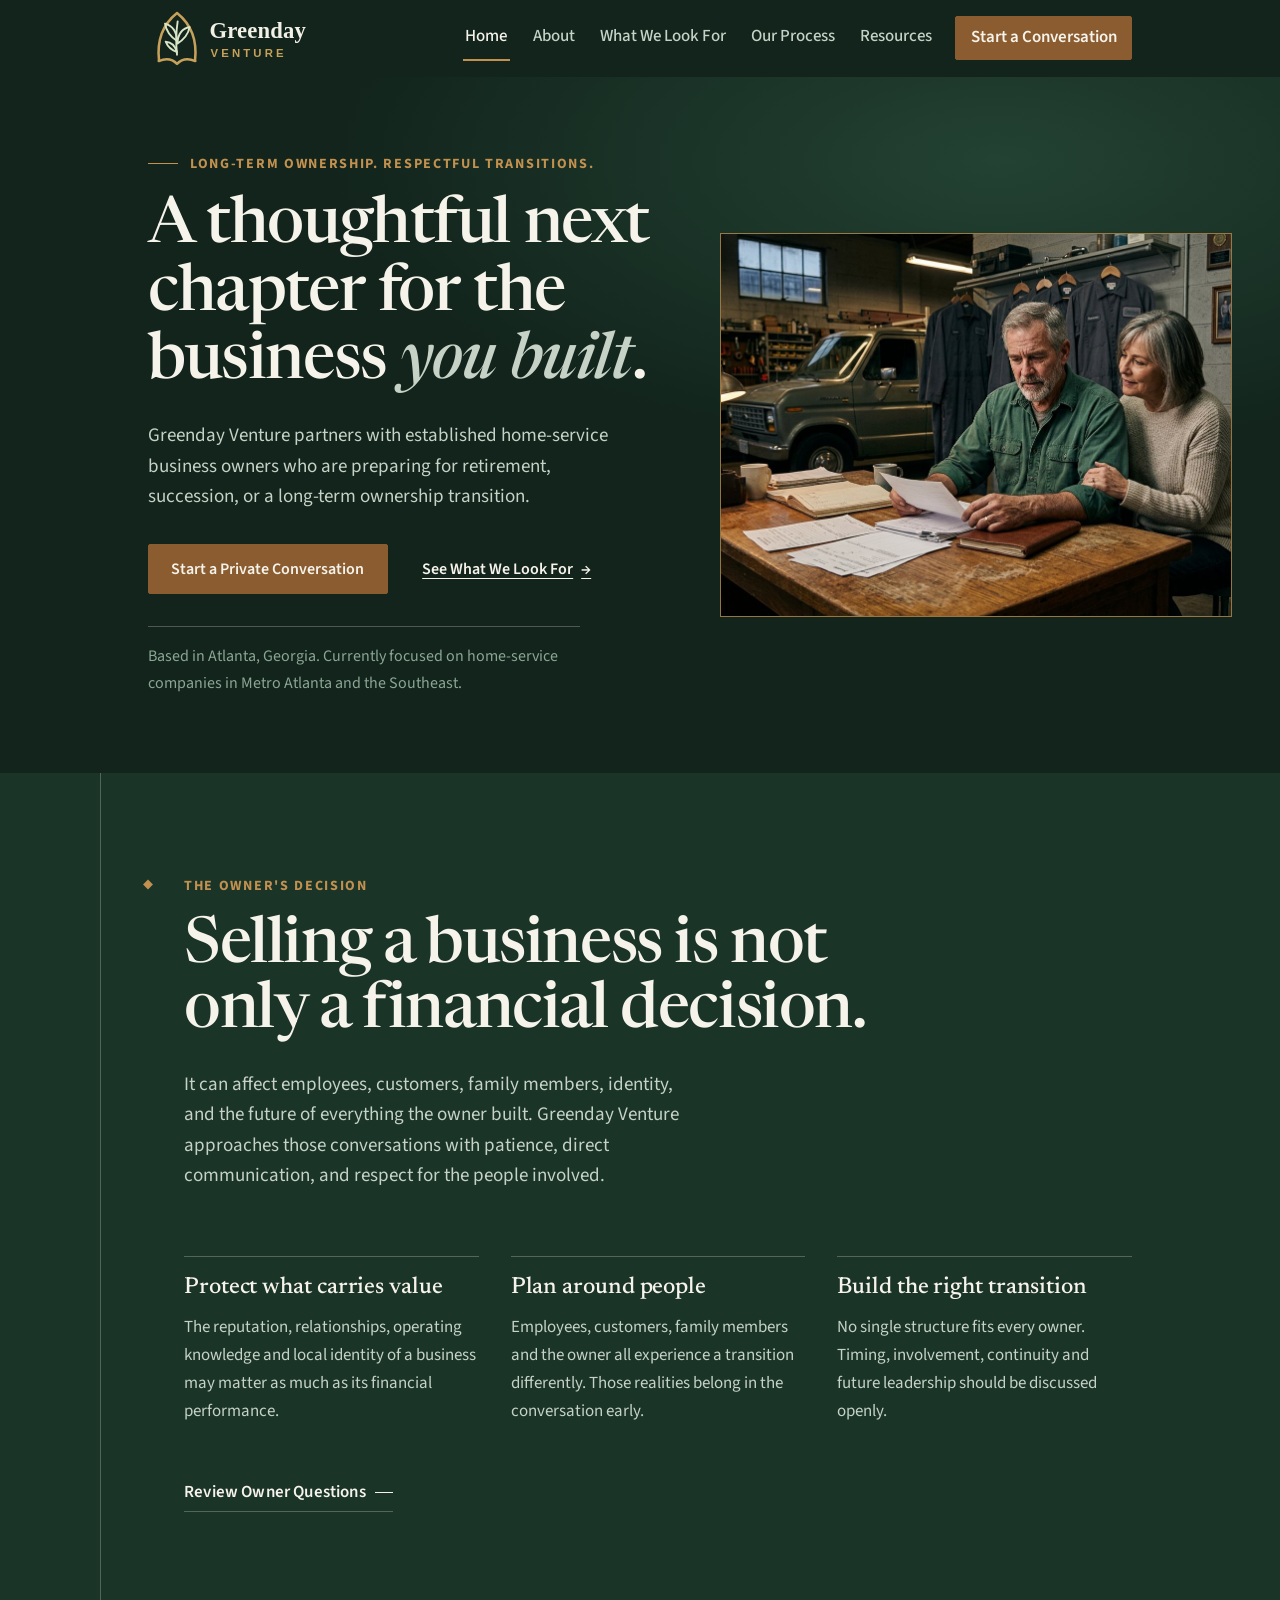
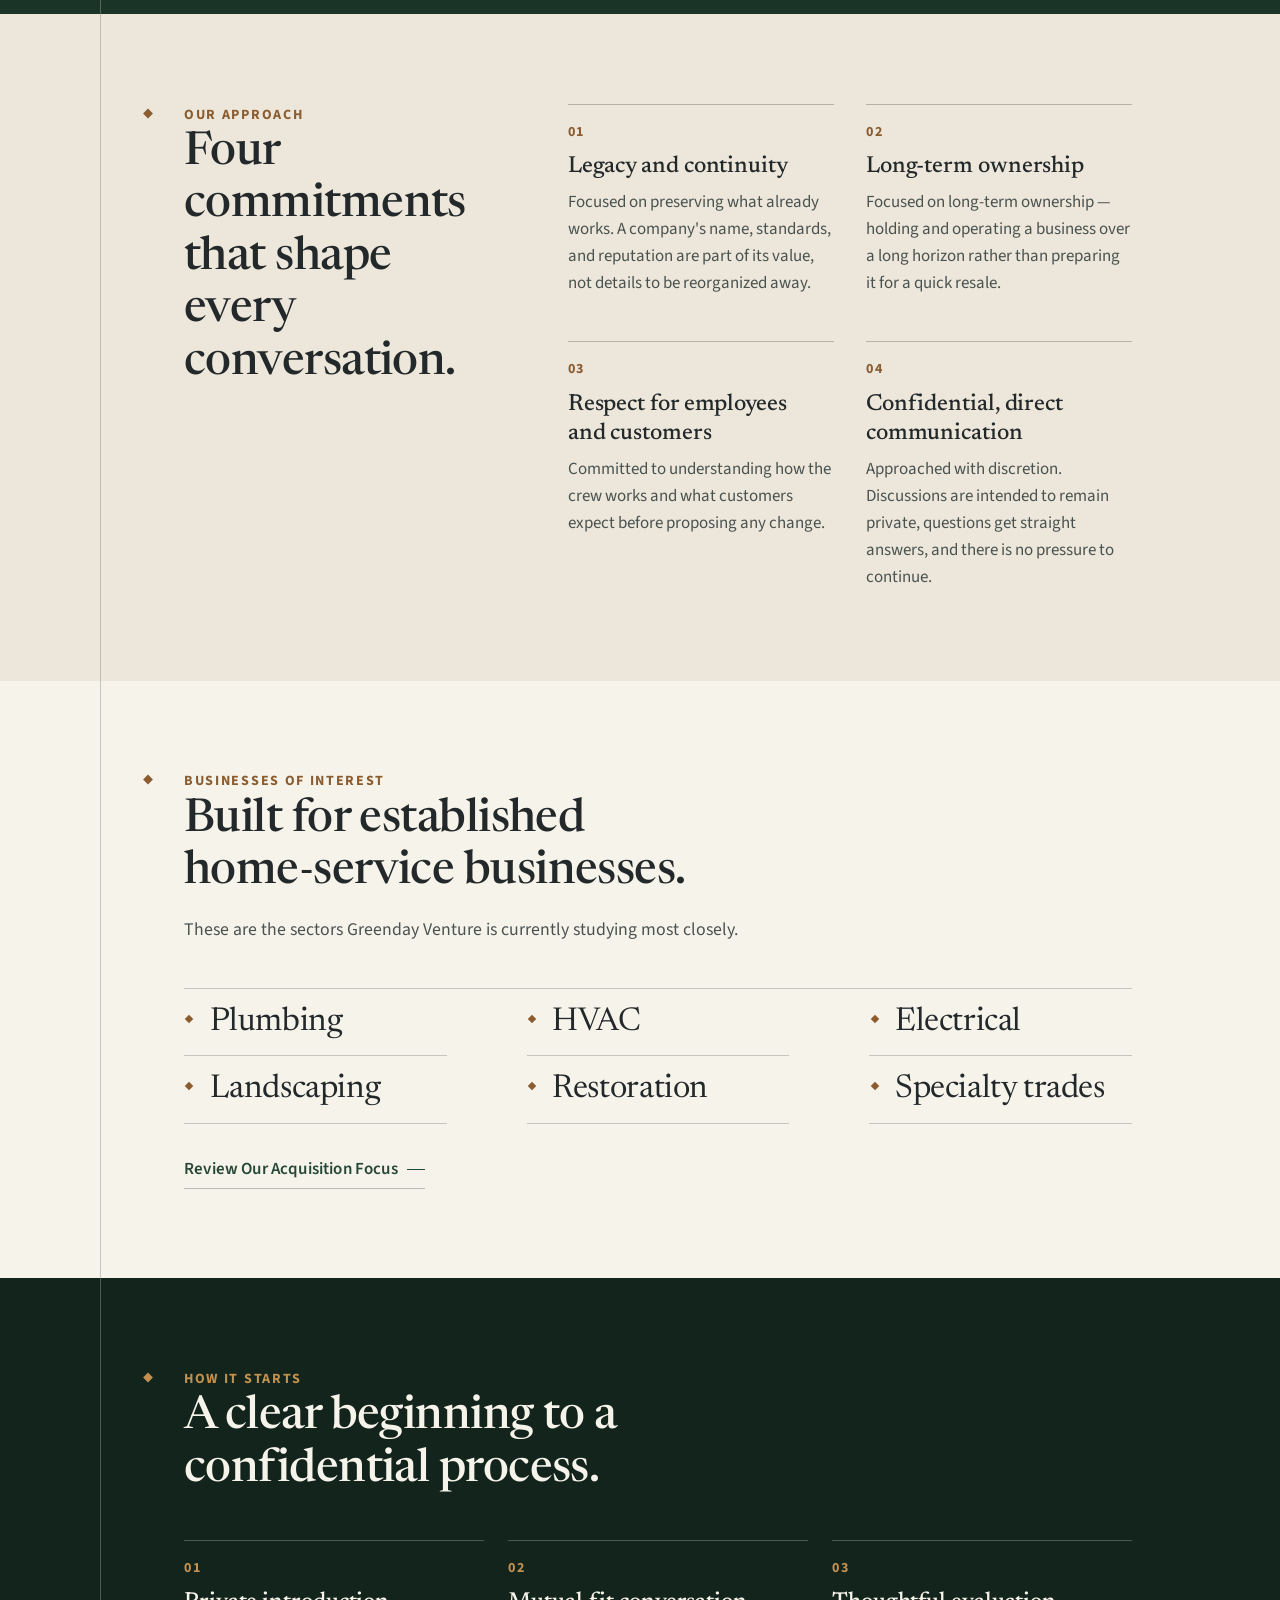
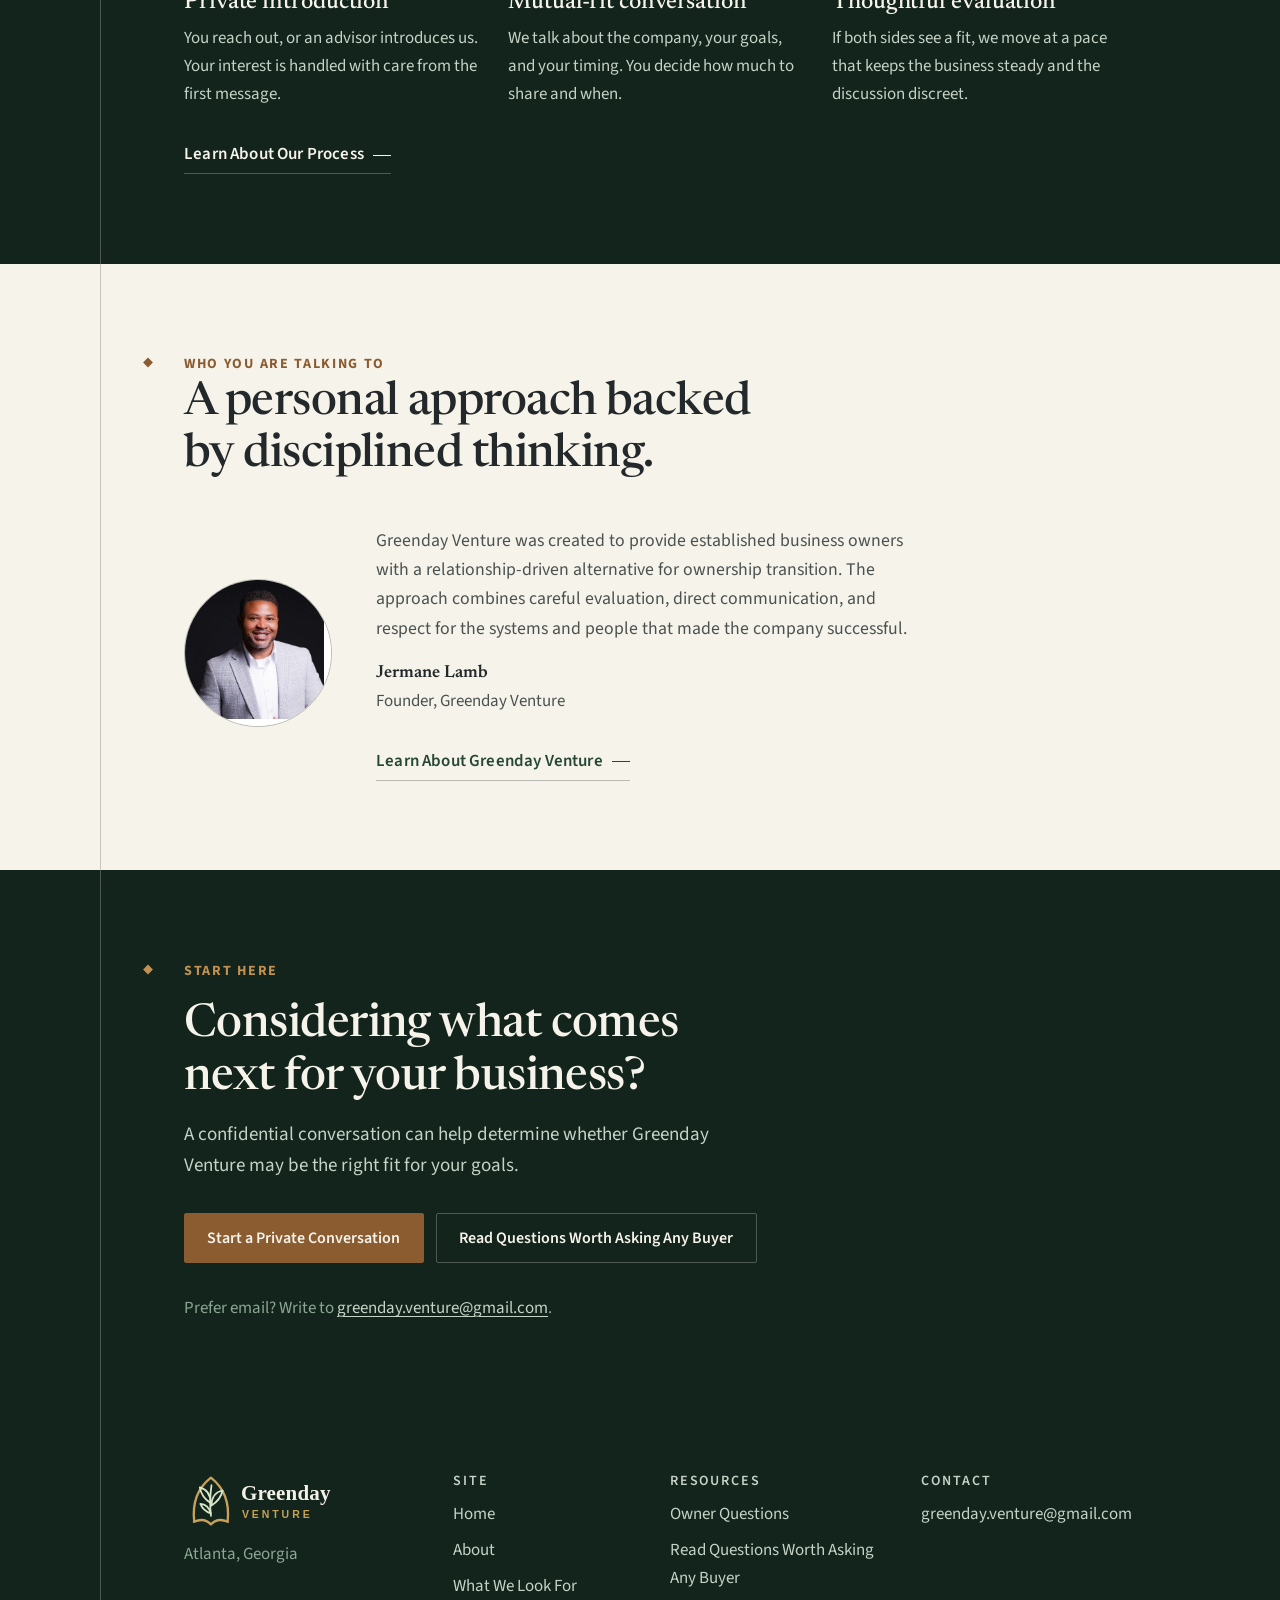
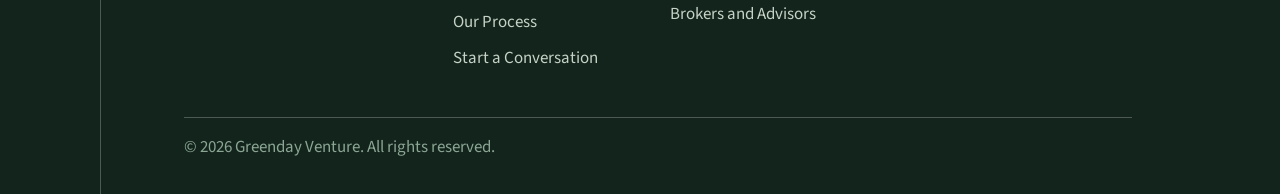
<file: index.html>
<!DOCTYPE html>
<html lang="en">
<head>
<meta charset="utf-8">
<meta name="viewport" content="width=device-width, initial-scale=1">
<title>Greenday Venture | Long-Term Ownership for Home-Service Businesses</title>
<meta name="description" content="Greenday Venture partners with established home-service business owners in Atlanta and the Southeast who are preparing for retirement, succession, or a long-term ownership transition.">

<!-- TODO: Client confirmation required: final public domain. The canonical and
     Open Graph URLs below assume the GitHub Pages address. Update every page
     if a custom domain is registered. -->
<link rel="canonical" href="https://bazeocrisy.github.io/Greenday_Ventures/index.html">

<meta property="og:type" content="website">
<meta property="og:site_name" content="Greenday Venture">
<meta property="og:locale" content="en_US">
<meta property="og:title" content="Greenday Venture | Long-Term Ownership for Home-Service Businesses">
<meta property="og:description" content="A thoughtful next chapter for the business you built. Greenday Venture partners with established home-service business owners preparing for retirement, succession, or ownership transition.">
<meta property="og:url" content="https://bazeocrisy.github.io/Greenday_Ventures/index.html">
<meta property="og:image" content="https://bazeocrisy.github.io/Greenday_Ventures/Assets/og-image.png">
<meta property="og:image:width" content="1200">
<meta property="og:image:height" content="630">
<meta property="og:image:alt" content="Greenday Venture — a thoughtful next chapter for the business you built.">
<meta name="twitter:card" content="summary_large_image">

<link rel="preconnect" href="https://fonts.googleapis.com">
<link rel="preconnect" href="https://fonts.gstatic.com" crossorigin>
<!-- Stylesheet is fetched at high priority, then applied once loaded, so a slow
     font server cannot block first paint. The noscript copy keeps it working
     without JavaScript. -->
<link rel="preload" as="style" href="https://fonts.googleapis.com/css2?family=Newsreader:ital,opsz,wght@0,6..72,400;0,6..72,500;0,6..72,600;1,6..72,400&amp;family=Source+Sans+3:wght@400;500;600;700&amp;display=swap" onload="this.onload=null;this.rel='stylesheet'">
<noscript><link rel="stylesheet" href="https://fonts.googleapis.com/css2?family=Newsreader:ital,opsz,wght@0,6..72,400;0,6..72,500;0,6..72,600;1,6..72,400&amp;family=Source+Sans+3:wght@400;500;600;700&amp;display=swap"></noscript>
<link rel="stylesheet" href="styles.css">
<link rel="preload" as="image" href="Assets/hero-owner-decision.jpg" fetchpriority="high">
<link rel="icon" href="Assets/greenday-venture-icon.svg" type="image/svg+xml">
<link rel="icon" href="Assets/favicon-32.png" sizes="32x32" type="image/png">
<link rel="icon" href="Assets/favicon.ico" sizes="any">
<link rel="apple-touch-icon" href="Assets/apple-touch-icon.png">
<script>document.documentElement.classList.add('js');</script>

<!-- Conservative organization data. Only the name, city, email and description
     are asserted. No phone, address, founding date, rating or social profile is
     included because none has been confirmed. -->
<script type="application/ld+json">
{
  "@context": "https://schema.org",
  "@type": "Organization",
  "name": "Greenday Venture",
  "description": "An Atlanta-based acquisition and investment firm working with owners of established home-service businesses on long-term ownership transitions.",
  "email": "greenday.venture@gmail.com",
  "address": {
    "@type": "PostalAddress",
    "addressLocality": "Atlanta",
    "addressRegion": "GA",
    "addressCountry": "US"
  }
}
</script>
</head>
<body>
<a class="skip-link" href="#main">Skip to main content</a>

<header class="site-header">
  <div class="wrap header-bar">
    <!-- Temporary Greenday Venture logo concept pending client approval. The SVG
         is still a concept mark, not an approved logo. Replace with the client's
         official logo if supplied. -->
    <!-- Vector logo. Assets/greenday-venture-logo-source.svg is the supplied file,
         preserved unchanged. This web copy differs only in its viewBox (the
         supplied frame carried ~40% empty space to the right of the artwork) and
         in a broader system-font fallback list. No path, colour, position or
         proportion was altered. -->
    <a class="site-logo-link" href="index.html">
      <img class="site-logo" src="Assets/greenday-venture-logo.svg" alt="Greenday Venture" width="650" height="192">
    </a>

    <button class="nav-toggle" type="button" aria-expanded="false" aria-controls="primary-nav">
      <span class="nav-toggle-bars" aria-hidden="true"></span>
      Menu
    </button>

    <nav class="site-nav" id="primary-nav" aria-label="Main">
      <ul class="nav-list">
        <li><a href="index.html" aria-current="page">Home</a></li>
        <li><a href="about.html">About</a></li>
        <li><a href="criteria.html">What We Look For</a></li>
        <li><a href="process.html">Our Process</a></li>
        <li><a href="resources.html">Resources</a></li>
        <li class="nav-cta"><a href="contact.html">Start a Conversation</a></li>
      </ul>
    </nav>
  </div>
</header>

<main id="main">

  <!-- Section 2 — Hero -->
  <section class="hero">
    <div class="wrap">
      <div class="hero-grid">
        <div class="hero-inner">
          <p class="eyebrow eyebrow--line">Long-Term Ownership. Respectful Transitions.</p>
          <h1>A thoughtful next chapter for the business <em>you built</em>.</h1>
          <p class="lede">Greenday Venture partners with established home-service business owners who are preparing for retirement, succession, or a long-term ownership transition.</p>
          <div class="hero-actions">
            <a class="btn btn--primary" href="contact.html">Start a Private Conversation</a>
            <a class="hero-secondary" href="criteria.html">See What We Look For <span aria-hidden="true">&#8594;</span></a>
          </div>
          <p class="hero-meta">Based in Atlanta, Georgia. Currently focused on home-service companies in Metro Atlanta and the Southeast.
            <!-- TODO: Client confirmation required: specific Southeast states. Name
                 them here once confirmed; until then the wording stays general. -->
          </p>
        </div>

        <!-- Editorial concept image. Does not depict an actual Greenday Venture
             client or transaction. No caption, alt text or nearby copy may imply
             that the people shown are clients, sellers, employees or partners.
             TODO: Client confirmation required: this image was generated with an
             AI tool. Confirm Jermane is comfortable publishing a synthetic
             photograph, and consider replacing it with a commissioned shoot of a
             real Atlanta home-service company. -->
        <figure class="hero-figure">
          <img src="Assets/hero-owner-decision.jpg" alt="Established home-service business owners discussing transition plans" width="1408" height="768" fetchpriority="high" decoding="async">
        </figure>
      </div>

    </div>
  </section>

  <!-- Section 3 — The owner's decision, as a full-width editorial statement.
       This replaces the earlier compact version of the same section rather than
       duplicating it: the homepage already made this argument once, and saying
       it twice would have weakened both. -->
  <!-- Draft content pending Jermane Lamb's review and approval. -->
  <section class="section section--statement">
    <div class="wrap">
      <p class="eyebrow marked">The Owner's Decision</p>
      <h2 class="statement-headline">Selling a business is not only a financial decision.</h2>
      <p class="statement-copy">It can affect employees, customers, family members, identity, and the future of everything the owner built. Greenday Venture approaches those conversations with patience, direct communication, and respect for the people involved.</p>

      <div class="principles">
        <div class="principle">
          <h3>Protect what carries value</h3>
          <p>The reputation, relationships, operating knowledge and local identity of a business may matter as much as its financial performance.</p>
        </div>
        <div class="principle">
          <h3>Plan around people</h3>
          <p>Employees, customers, family members and the owner all experience a transition differently. Those realities belong in the conversation early.</p>
        </div>
        <div class="principle">
          <h3>Build the right transition</h3>
          <p>No single structure fits every owner. Timing, involvement, continuity and future leadership should be discussed openly.</p>
        </div>
      </div>

      <p class="statement-link"><a class="link-more" href="faq.html">Review Owner Questions</a></p>
    </div>
  </section>

  <!-- Section 4 — Approach. Asymmetric split: the heading holds its own column
       and stays put while the commitments scroll past it. -->
  <section class="section section--alt section--split">
    <div class="wrap">
      <div class="section-head">
        <p class="eyebrow marked">Our Approach</p>
        <h2>Four commitments that shape every conversation.</h2>
      </div>
      <div class="grid pillars">
        <div class="pillar">
          <h3>Legacy and continuity</h3>
          <p>Focused on preserving what already works. A company's name, standards, and reputation are part of its value, not details to be reorganized away.</p>
        </div>
        <div class="pillar">
          <h3>Long-term ownership</h3>
          <p>Focused on long-term ownership — holding and operating a business over a long horizon rather than preparing it for a quick resale.</p>
        </div>
        <div class="pillar">
          <h3>Respect for employees and customers</h3>
          <p>Committed to understanding how the crew works and what customers expect before proposing any change.</p>
        </div>
        <div class="pillar">
          <h3>Confidential, direct communication</h3>
          <p>Approached with discretion. Discussions are intended to remain private, questions get straight answers, and there is no pressure to continue.</p>
        </div>
      </div>
    </div>
  </section>

  <!-- Section 5 — Businesses of interest -->
  <section class="section">
    <div class="wrap">
      <div class="section-head">
        <p class="eyebrow marked">Businesses of Interest</p>
        <h2>Built for established home-service businesses.</h2>
        <p>These are the sectors Greenday Venture is currently studying most closely.</p>
      </div>
      <ul class="sector-list">
        <li>Plumbing</li>
        <li>HVAC</li>
        <li>Electrical</li>
        <li>Landscaping</li>
        <li>Restoration</li>
        <li>Specialty trades</li>
      </ul>
      <p class="btn-row"><a class="link-more" href="criteria.html">Review Our Acquisition Focus</a></p>
      <!-- TODO: Client confirmation required: revenue, EBITDA, employee-count and
           geographic thresholds. None are published anywhere on the site yet. -->
    </div>
  </section>

  <!-- Section 6 — Process preview -->
  <section class="section section--dark">
    <div class="wrap">
      <div class="section-head">
        <p class="eyebrow marked">How It Starts</p>
        <h2>A clear beginning to a confidential process.</h2>
      </div>
      <ol class="steps">
        <li>
          <h3>Private introduction</h3>
          <p>You reach out, or an advisor introduces us. Your interest is handled with care from the first message.</p>
        </li>
        <li>
          <h3>Mutual-fit conversation</h3>
          <p>We talk about the company, your goals, and your timing. You decide how much to share and when.</p>
        </li>
        <li>
          <h3>Thoughtful evaluation</h3>
          <p>If both sides see a fit, we move at a pace that keeps the business steady and the discussion discreet.</p>
        </li>
      </ol>
      <p class="btn-row"><a class="link-more" href="process.html">Learn About Our Process</a></p>
    </div>
  </section>

  <!-- Section 7 — Founder / company preview -->
  <section class="section">
    <div class="wrap">
      <div class="section-head">
        <p class="eyebrow marked">Who You Are Talking To</p>
        <h2>A personal approach backed by disciplined thinking.</h2>
      </div>
      <div class="founder">
        <!-- Original file preserved at Assets/jermane-lamb-headshot.jpg. -->
        <img class="founder-portrait" src="Assets/jermane-lamb-headshot.jpg" alt="Jermane Lamb, founder of Greenday Venture" width="420" height="420" >
        <div class="founder-text">
          <p>Greenday Venture was created to provide established business owners with a relationship-driven alternative for ownership transition. The approach combines careful evaluation, direct communication, and respect for the systems and people that made the company successful.</p>
          <p class="founder-name">Jermane Lamb</p>
          <p class="founder-role">Founder, Greenday Venture</p>
          <!-- TODO: Client confirmation required: approved founder biography,
               approved public credentials, approved portrait usage, and the
               nature of any Heritage Wealth Capital relationship. Nothing about
               employment history, education, certifications or affiliations is
               published until Jermane approves specific wording. -->
          <p class="btn-row"><a class="link-more" href="about.html">Learn About Greenday Venture</a></p>
        </div>
      </div>
    </div>
  </section>

  <!-- Section 8 — Confidential CTA -->
  <section class="section section--dark cta-band">
    <div class="wrap">
      <p class="eyebrow marked">Start Here</p>
      <h2>Considering what comes next for your business?</h2>
      <p class="lede">A confidential conversation can help determine whether Greenday Venture may be the right fit for your goals.</p>
      <div class="btn-row">
        <a class="btn btn--primary" href="contact.html">Start a Private Conversation</a>
        <a class="btn btn--secondary" href="questions-for-buyers.html">Read Questions Worth Asking Any Buyer</a>
      </div>
      <p class="cta-note">Prefer email? Write to <a href="mailto:greenday.venture@gmail.com">greenday.venture@gmail.com</a>.</p>
    </div>
  </section>

</main>

<!-- Section 9 — Footer -->
<footer class="site-footer">
  <div class="wrap">
    <div class="footer-grid">
      <div class="footer-brand">
        <img class="footer-logo" src="Assets/greenday-venture-logo.svg" alt="Greenday Venture" width="650" height="192">
        <p>Atlanta, Georgia</p>
      </div>
      <div class="footer-nav">
        <h2>Site</h2>
        <ul>
          <li><a href="index.html">Home</a></li>
          <li><a href="about.html">About</a></li>
          <li><a href="criteria.html">What We Look For</a></li>
          <li><a href="process.html">Our Process</a></li>
          <li><a href="contact.html">Start a Conversation</a></li>
        </ul>
      </div>
      <div class="footer-nav">
        <h2>Resources</h2>
        <ul>
          <li><a href="faq.html">Owner Questions</a></li>
          <li><a href="questions-for-buyers.html">Read Questions Worth Asking Any Buyer</a></li>
          <li><a href="brokers.html">Brokers and Advisors</a></li>
        </ul>
      </div>
      <div class="footer-contact">
        <h2>Contact</h2>
        <p><a href="mailto:greenday.venture@gmail.com">greenday.venture@gmail.com</a></p>
      </div>
    </div>
    <div class="footer-legal">
      <p>&copy; <span data-current-year>2026</span> Greenday Venture. All rights reserved.</p>
      <!-- No social icons, partner logos, affiliations or legal disclosures are
           included. TODO: Client confirmation required: approved LinkedIn or
           other public profile, and whether a privacy policy page is needed. -->
    </div>
  </div>
</footer>

<script src="script.js" defer></script>
</body>
</html>
</file>
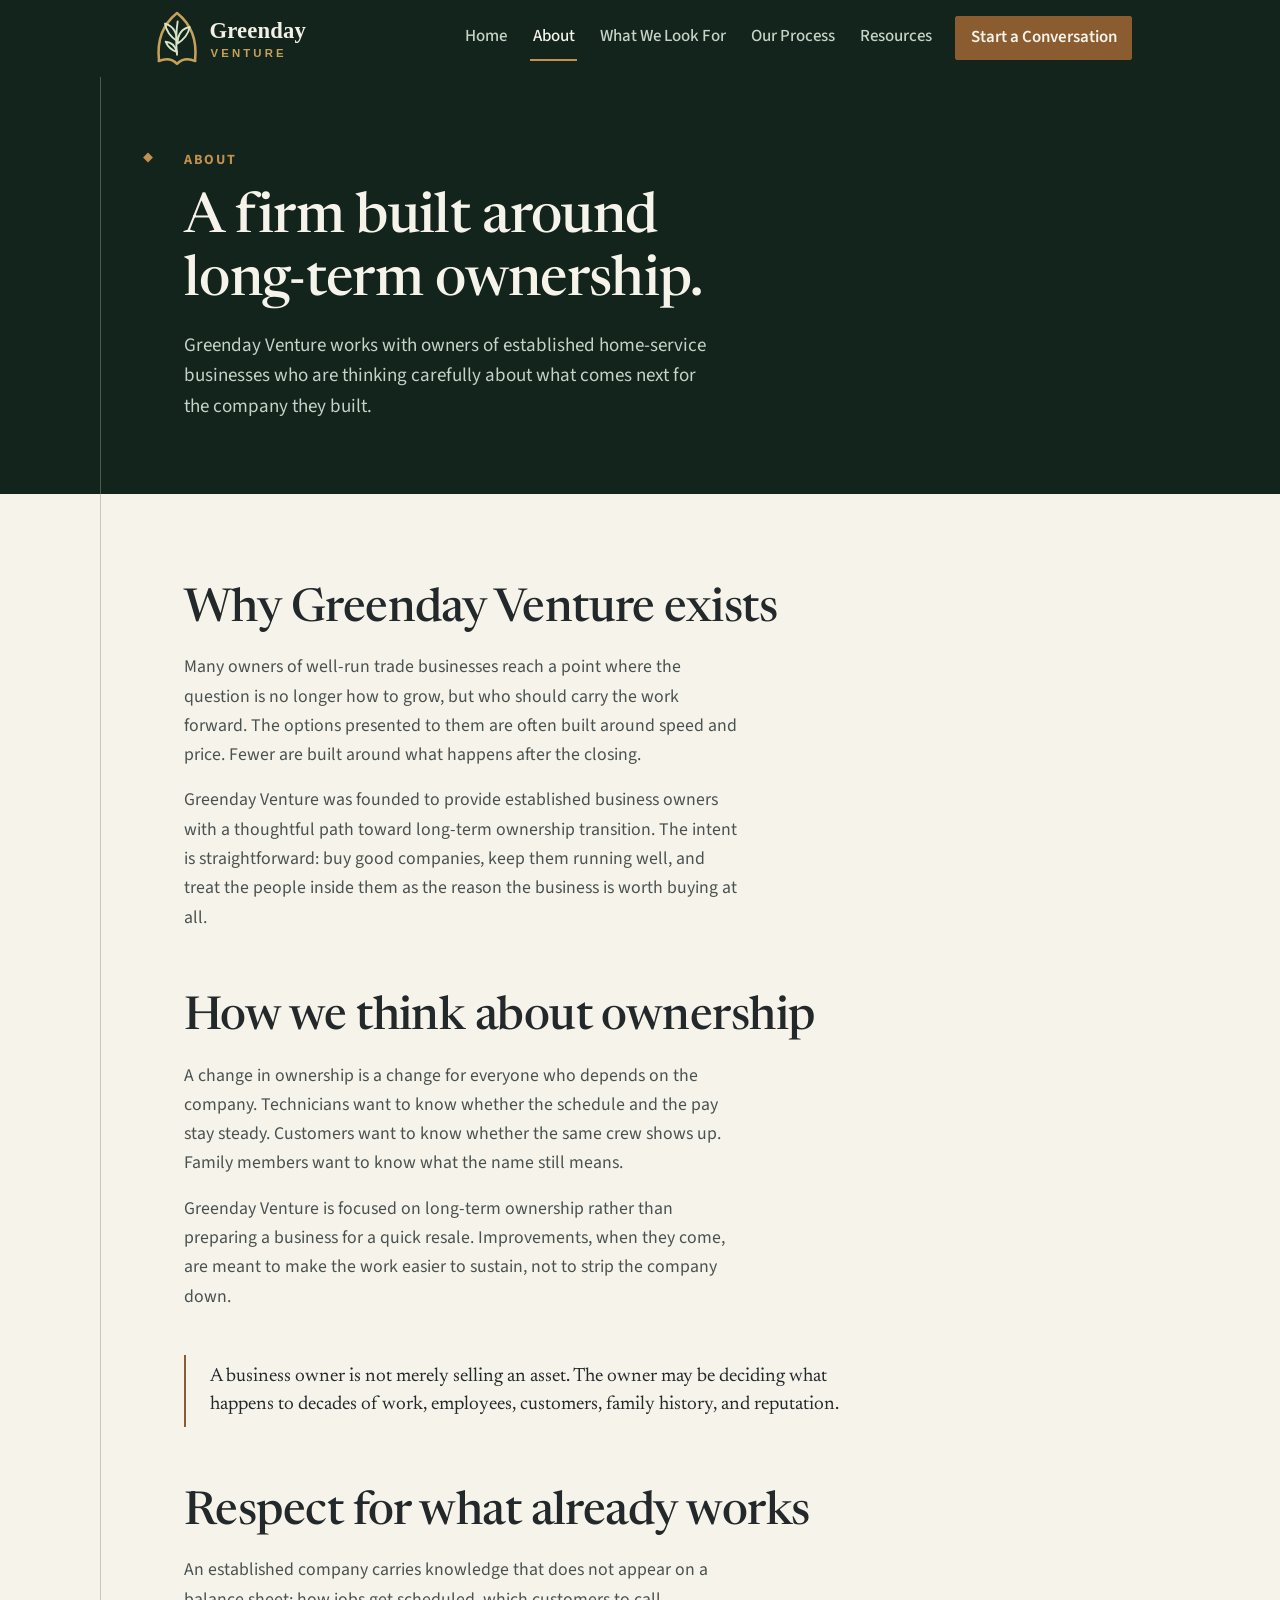
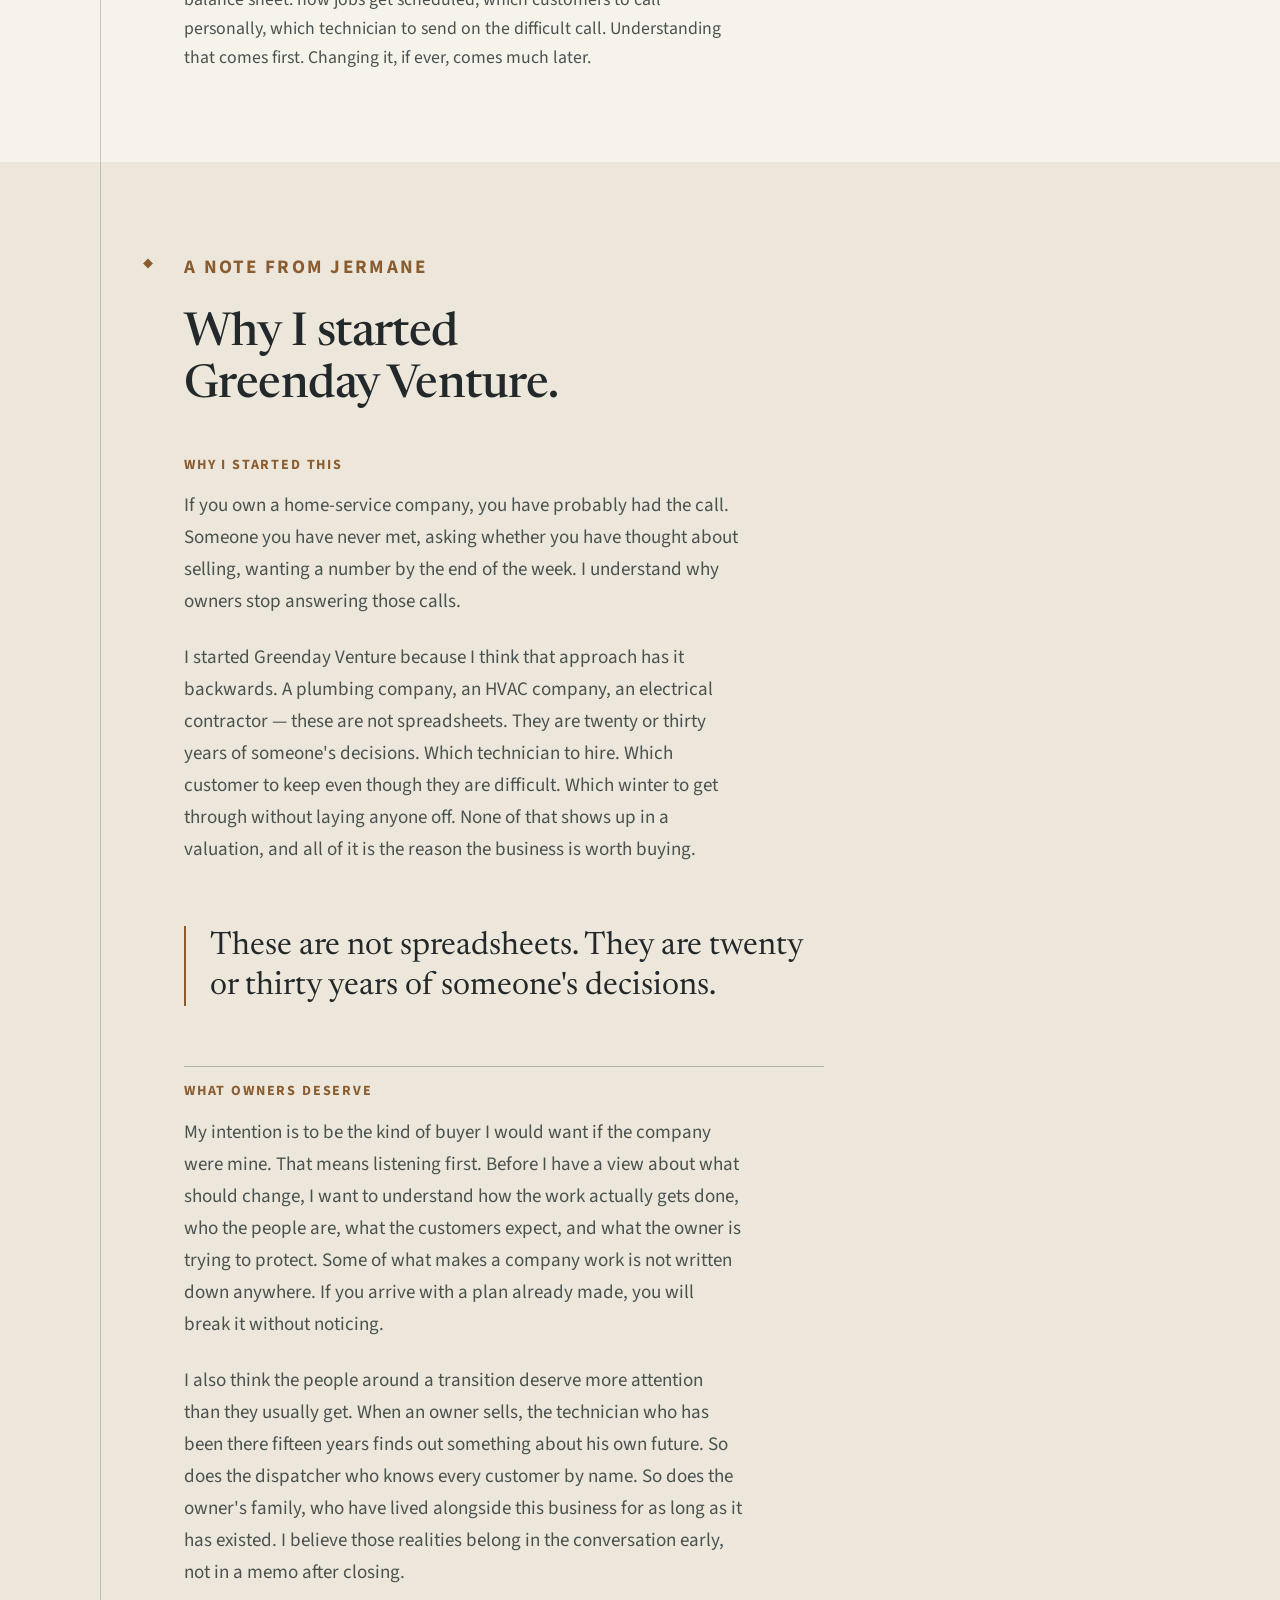
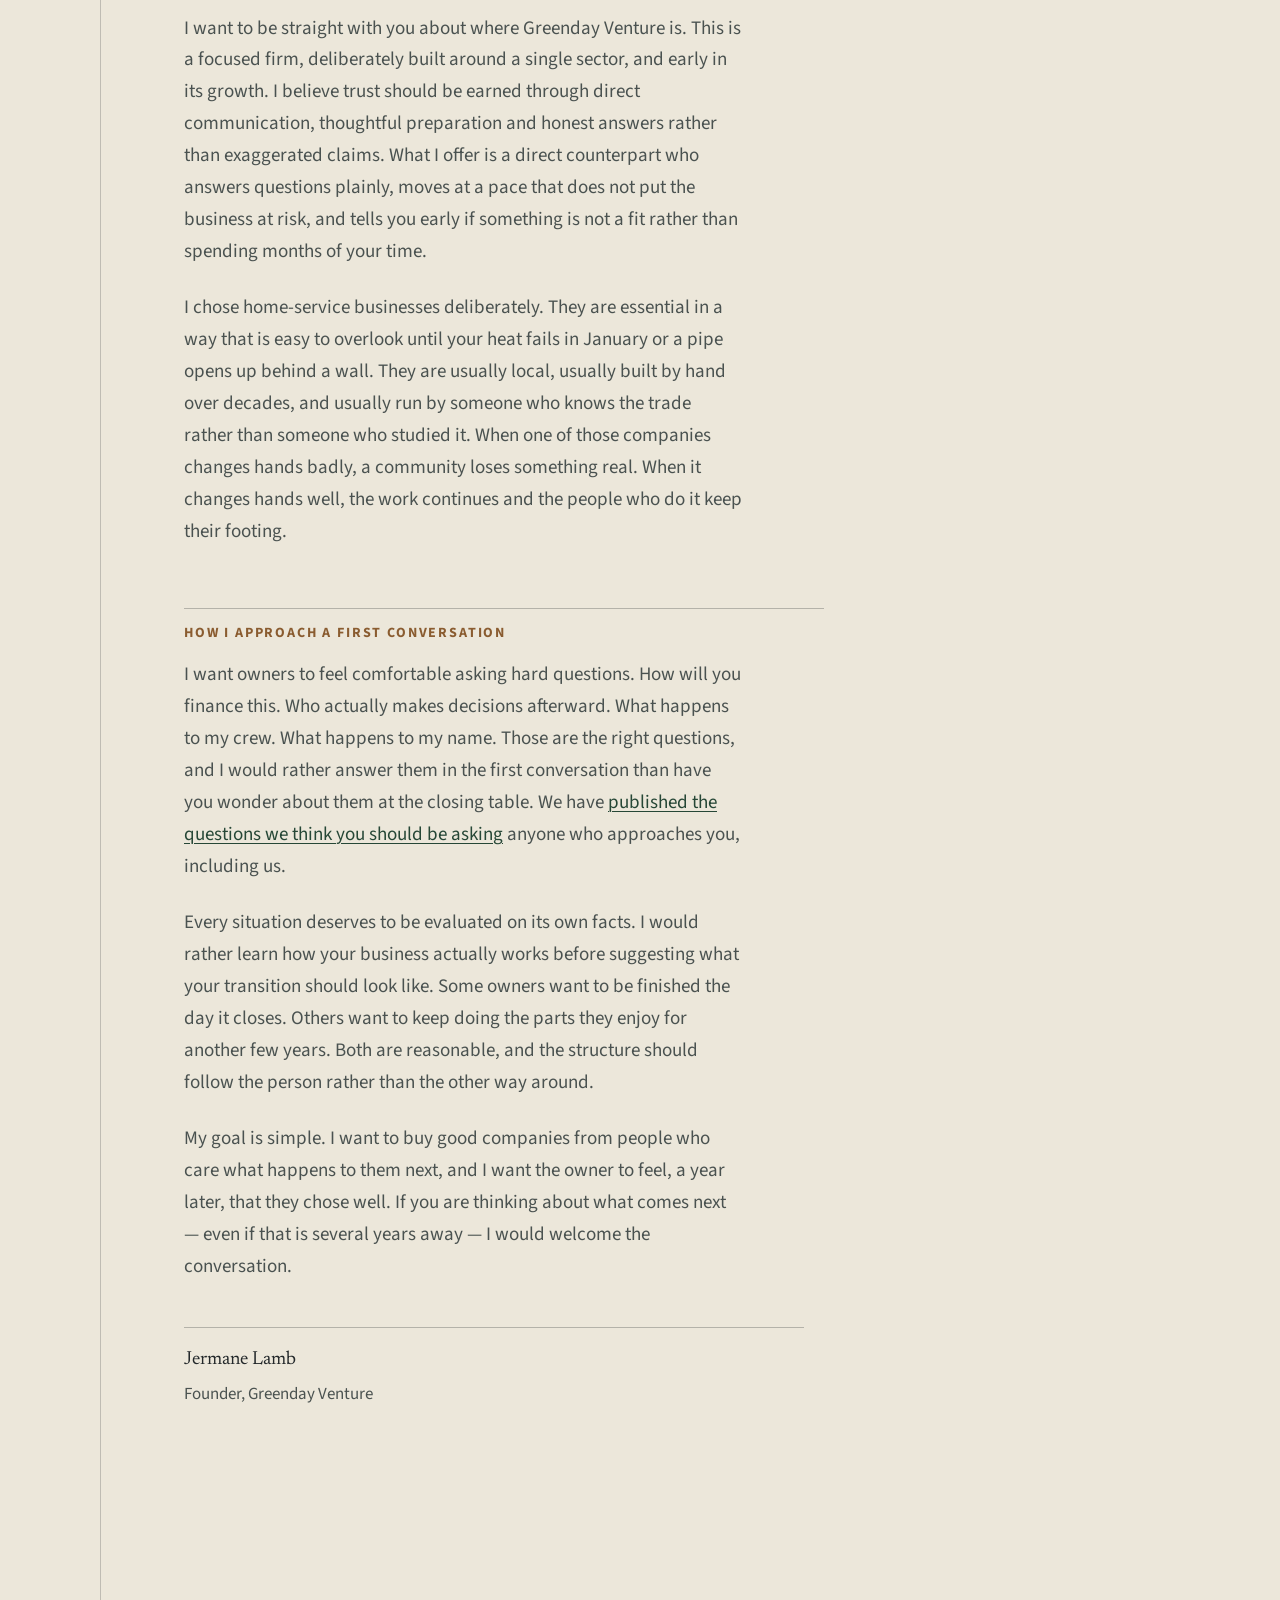
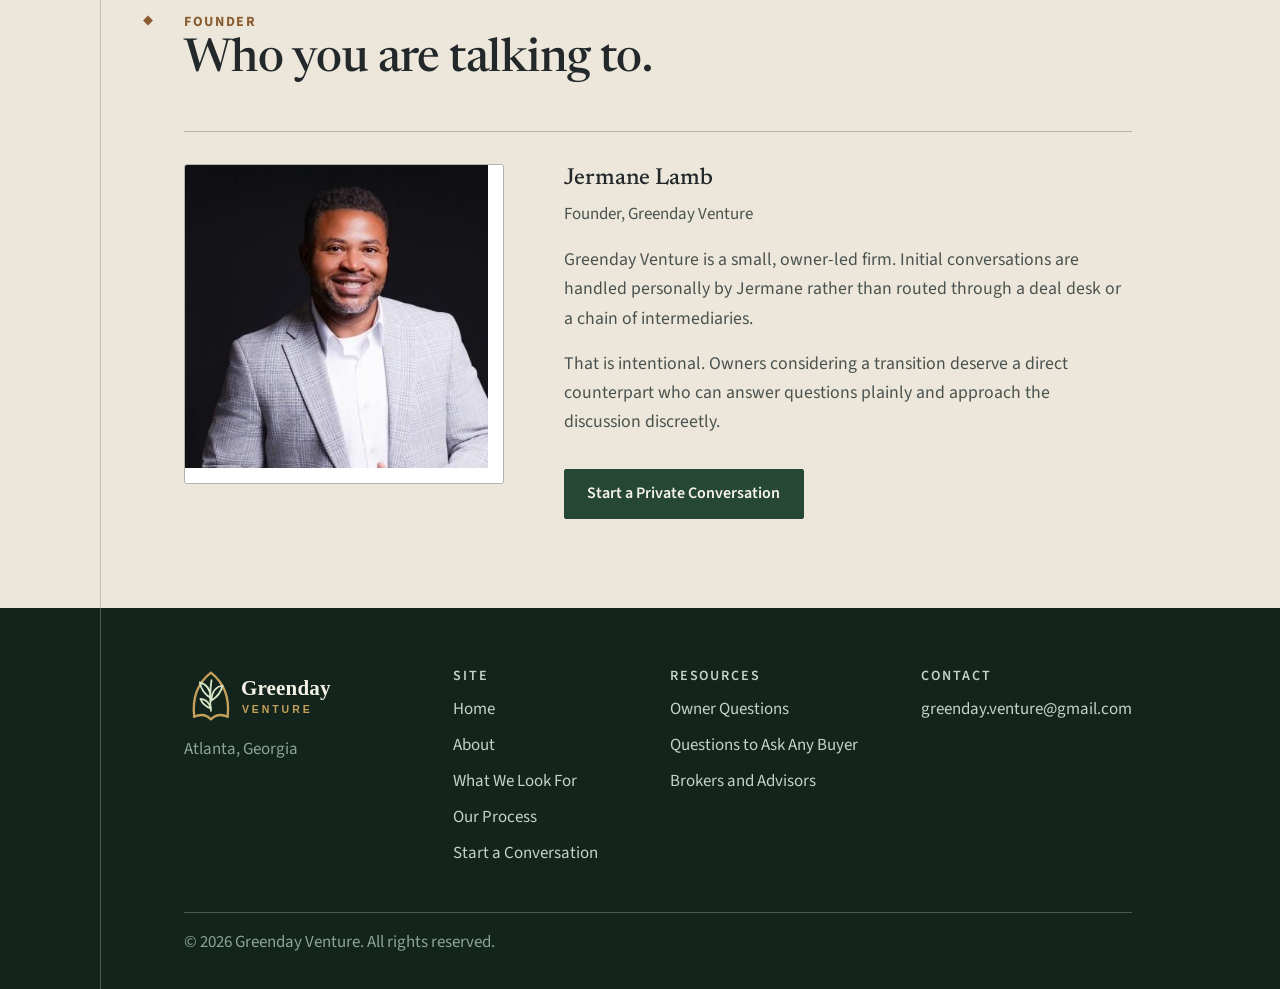
<file: about.html>
<!DOCTYPE html>
<html lang="en">
<head>
<meta charset="utf-8">
<meta name="viewport" content="width=device-width, initial-scale=1">
<title>About Greenday Venture | An Atlanta Acquisition Firm</title>
<meta name="description" content="Greenday Venture is an Atlanta-based acquisition firm working with owners of established home-service businesses on long-term, respectful ownership transitions.">

<!-- TODO: Client confirmation required: final public domain for canonical and Open Graph URLs. -->
<link rel="canonical" href="https://bazeocrisy.github.io/Greenday_Ventures/about.html">
<meta property="og:type" content="website">
<meta property="og:site_name" content="Greenday Venture">
<meta property="og:locale" content="en_US">
<meta property="og:title" content="About Greenday Venture | An Atlanta Acquisition Firm">
<meta property="og:description" content="An acquisition firm built around long-term ownership, employee stability, and respect for what an owner has already built.">
<meta property="og:url" content="https://bazeocrisy.github.io/Greenday_Ventures/about.html">
<meta property="og:image" content="https://bazeocrisy.github.io/Greenday_Ventures/Assets/og-image.png">
<meta property="og:image:width" content="1200">
<meta property="og:image:height" content="630">
<meta property="og:image:alt" content="Greenday Venture — a thoughtful next chapter for the business you built.">
<meta name="twitter:card" content="summary_large_image">

<link rel="preconnect" href="https://fonts.googleapis.com">
<link rel="preconnect" href="https://fonts.gstatic.com" crossorigin>
<!-- Stylesheet is fetched at high priority, then applied once loaded, so a slow
     font server cannot block first paint. The noscript copy keeps it working
     without JavaScript. -->
<link rel="preload" as="style" href="https://fonts.googleapis.com/css2?family=Newsreader:ital,opsz,wght@0,6..72,400;0,6..72,500;0,6..72,600;1,6..72,400&amp;family=Source+Sans+3:wght@400;500;600;700&amp;display=swap" onload="this.onload=null;this.rel='stylesheet'">
<noscript><link rel="stylesheet" href="https://fonts.googleapis.com/css2?family=Newsreader:ital,opsz,wght@0,6..72,400;0,6..72,500;0,6..72,600;1,6..72,400&amp;family=Source+Sans+3:wght@400;500;600;700&amp;display=swap"></noscript>
<link rel="stylesheet" href="styles.css">
<link rel="icon" href="Assets/greenday-venture-icon.svg" type="image/svg+xml">
<link rel="icon" href="Assets/favicon-32.png" sizes="32x32" type="image/png">
<link rel="icon" href="Assets/favicon.ico" sizes="any">
<link rel="apple-touch-icon" href="Assets/apple-touch-icon.png">
<script>document.documentElement.classList.add('js');</script>
</head>
<body>
<a class="skip-link" href="#main">Skip to main content</a>

<header class="site-header">
  <div class="wrap header-bar">
    <!-- Temporary Greenday Venture logo concept pending client approval. The SVG
         is still a concept mark, not an approved logo. Replace with the client's
         official logo if supplied. -->
    <!-- Vector logo. Assets/greenday-venture-logo-source.svg is the supplied file,
         preserved unchanged. This web copy differs only in its viewBox (the
         supplied frame carried ~40% empty space to the right of the artwork) and
         in a broader system-font fallback list. No path, colour, position or
         proportion was altered. -->
    <a class="site-logo-link" href="index.html">
      <img class="site-logo" src="Assets/greenday-venture-logo.svg" alt="Greenday Venture" width="650" height="192">
    </a>
    <button class="nav-toggle" type="button" aria-expanded="false" aria-controls="primary-nav">
      <span class="nav-toggle-bars" aria-hidden="true"></span>
      Menu
    </button>
    <nav class="site-nav" id="primary-nav" aria-label="Main">
      <ul class="nav-list">
        <li><a href="index.html">Home</a></li>
        <li><a href="about.html" aria-current="page">About</a></li>
        <li><a href="criteria.html">What We Look For</a></li>
        <li><a href="process.html">Our Process</a></li>
        <li><a href="resources.html">Resources</a></li>
        <li class="nav-cta"><a href="contact.html">Start a Conversation</a></li>
      </ul>
    </nav>
  </div>
</header>

<main id="main">

  <section class="page-head">
    <div class="wrap">
      <p class="eyebrow marked">About</p>
      <h1>A firm built around long-term ownership.</h1>
      <p class="lede">Greenday Venture works with owners of established home-service businesses who are thinking carefully about what comes next for the company they built.</p>
    </div>
  </section>

  <section class="section">
    <div class="wrap prose">
      <h2>Why Greenday Venture exists</h2>
      <p>Many owners of well-run trade businesses reach a point where the question is no longer how to grow, but who should carry the work forward. The options presented to them are often built around speed and price. Fewer are built around what happens after the closing.</p>
      <p>Greenday Venture was founded to provide established business owners with a thoughtful path toward long-term ownership transition. The intent is straightforward: buy good companies, keep them running well, and treat the people inside them as the reason the business is worth buying at all.</p>

      <h2>How we think about ownership</h2>
      <p>A change in ownership is a change for everyone who depends on the company. Technicians want to know whether the schedule and the pay stay steady. Customers want to know whether the same crew shows up. Family members want to know what the name still means.</p>
      <p>Greenday Venture is focused on long-term ownership rather than preparing a business for a quick resale. Improvements, when they come, are meant to make the work easier to sustain, not to strip the company down.</p>

      <p class="callout">A business owner is not merely selling an asset. The owner may be deciding what happens to decades of work, employees, customers, family history, and reputation.</p>

      <h2>Respect for what already works</h2>
      <p>An established company carries knowledge that does not appear on a balance sheet: how jobs get scheduled, which customers to call personally, which technician to send on the difficult call. Understanding that comes first. Changing it, if ever, comes much later.</p>
    </div>
  </section>

  <!-- Draft founder letter pending Jermane Lamb's review and approval. Nothing
       in it asserts biography, employment history, credentials, prior
       acquisitions or operating experience. Every forward-looking statement is
       framed as intention or belief. Jermane should rewrite anything that does
       not sound like him. -->
  <section class="section section--letter">
    <div class="wrap">
      <div class="letter">
        <p class="eyebrow marked">A Note From Jermane</p>
        <h2>Why I started Greenday Venture.</h2>

        <h3>Why I started this</h3>

        <p>If you own a home-service company, you have probably had the call. Someone you have never met, asking whether you have thought about selling, wanting a number by the end of the week. I understand why owners stop answering those calls.</p>

        <p>I started Greenday Venture because I think that approach has it backwards. A plumbing company, an HVAC company, an electrical contractor &mdash; these are not spreadsheets. They are twenty or thirty years of someone's decisions. Which technician to hire. Which customer to keep even though they are difficult. Which winter to get through without laying anyone off. None of that shows up in a valuation, and all of it is the reason the business is worth buying.</p>

        <figure class="pull-quote">
          <blockquote>
            <p>These are not spreadsheets. They are twenty or thirty years of someone's decisions.</p>
          </blockquote>
        </figure>

        <h3>What owners deserve</h3>

        <p>My intention is to be the kind of buyer I would want if the company were mine. That means listening first. Before I have a view about what should change, I want to understand how the work actually gets done, who the people are, what the customers expect, and what the owner is trying to protect. Some of what makes a company work is not written down anywhere. If you arrive with a plan already made, you will break it without noticing.</p>

        <p>I also think the people around a transition deserve more attention than they usually get. When an owner sells, the technician who has been there fifteen years finds out something about his own future. So does the dispatcher who knows every customer by name. So does the owner's family, who have lived alongside this business for as long as it has existed. I believe those realities belong in the conversation early, not in a memo after closing.</p>

        <p>I want to be straight with you about where Greenday Venture is. This is a focused firm, deliberately built around a single sector, and early in its growth. I believe trust should be earned through direct communication, thoughtful preparation and honest answers rather than exaggerated claims. What I offer is a direct counterpart who answers questions plainly, moves at a pace that does not put the business at risk, and tells you early if something is not a fit rather than spending months of your time.</p>

        <p>I chose home-service businesses deliberately. They are essential in a way that is easy to overlook until your heat fails in January or a pipe opens up behind a wall. They are usually local, usually built by hand over decades, and usually run by someone who knows the trade rather than someone who studied it. When one of those companies changes hands badly, a community loses something real. When it changes hands well, the work continues and the people who do it keep their footing.</p>

        <h3>How I approach a first conversation</h3>

        <p>I want owners to feel comfortable asking hard questions. How will you finance this. Who actually makes decisions afterward. What happens to my crew. What happens to my name. Those are the right questions, and I would rather answer them in the first conversation than have you wonder about them at the closing table. We have <a href="questions-for-buyers.html">published the questions we think you should be asking</a> anyone who approaches you, including us.</p>

        <p>Every situation deserves to be evaluated on its own facts. I would rather learn how your business actually works before suggesting what your transition should look like. Some owners want to be finished the day it closes. Others want to keep doing the parts they enjoy for another few years. Both are reasonable, and the structure should follow the person rather than the other way around.</p>

        <p>My goal is simple. I want to buy good companies from people who care what happens to them next, and I want the owner to feel, a year later, that they chose well. If you are thinking about what comes next &mdash; even if that is several years away &mdash; I would welcome the conversation.</p>

        <p class="letter-sign">Jermane Lamb<span>Founder, Greenday Venture</span></p>
      </div>
    </div>
  </section>

  <section class="section section--alt">
    <div class="wrap">
      <div class="section-head">
        <p class="eyebrow marked">Founder</p>
        <h2>Who you are talking to.</h2>
      </div>
      <div class="about-founder">
        <!-- Original file preserved at Assets/jermane-lamb-headshot.jpg. -->
        <img class="about-portrait" src="Assets/jermane-lamb-headshot.jpg" alt="Jermane Lamb, founder of Greenday Venture" width="420" height="420" >
        <div>
          <h3>Jermane Lamb</h3>
          <p class="founder-role">Founder, Greenday Venture</p>
          <p>Greenday Venture is a small, owner-led firm. Initial conversations are handled personally by Jermane rather than routed through a deal desk or a chain of intermediaries.</p>
          <p>That is intentional. Owners considering a transition deserve a direct counterpart who can answer questions plainly and approach the discussion discreetly.</p>
          <!-- TODO: Client confirmation required before publishing any of the
               following: full founder biography, employment history, education,
               ITIL or cybersecurity credentials, years of acquisition
               experience, home-service operating experience, and the nature of
               any Heritage Wealth Capital relationship. Nothing may imply that
               Heritage Wealth Capital or the Department of Defense owns,
               sponsors, endorses or is affiliated with Greenday Venture. -->
          <p class="btn-row"><a class="btn btn--primary" href="contact.html">Start a Private Conversation</a></p>
        </div>
      </div>
    </div>
  </section>

</main>

<footer class="site-footer">
  <div class="wrap">
    <div class="footer-grid">
      <div class="footer-brand">
        <img class="footer-logo" src="Assets/greenday-venture-logo.svg" alt="Greenday Venture" width="650" height="192">
        <p>Atlanta, Georgia</p>
      </div>
      <div class="footer-nav">
        <h2>Site</h2>
        <ul>
          <li><a href="index.html">Home</a></li>
          <li><a href="about.html">About</a></li>
          <li><a href="criteria.html">What We Look For</a></li>
          <li><a href="process.html">Our Process</a></li>
          <li><a href="contact.html">Start a Conversation</a></li>
        </ul>
      </div>
      <div class="footer-nav">
        <h2>Resources</h2>
        <ul>
          <li><a href="faq.html">Owner Questions</a></li>
          <li><a href="questions-for-buyers.html">Questions to Ask Any Buyer</a></li>
          <li><a href="brokers.html">Brokers and Advisors</a></li>
        </ul>
      </div>
      <div class="footer-contact">
        <h2>Contact</h2>
        <p><a href="mailto:greenday.venture@gmail.com">greenday.venture@gmail.com</a></p>
      </div>
    </div>
    <div class="footer-legal">
      <p>&copy; <span data-current-year>2026</span> Greenday Venture. All rights reserved.</p>
    </div>
  </div>
</footer>

<script src="script.js" defer></script>
</body>
</html>
</file>
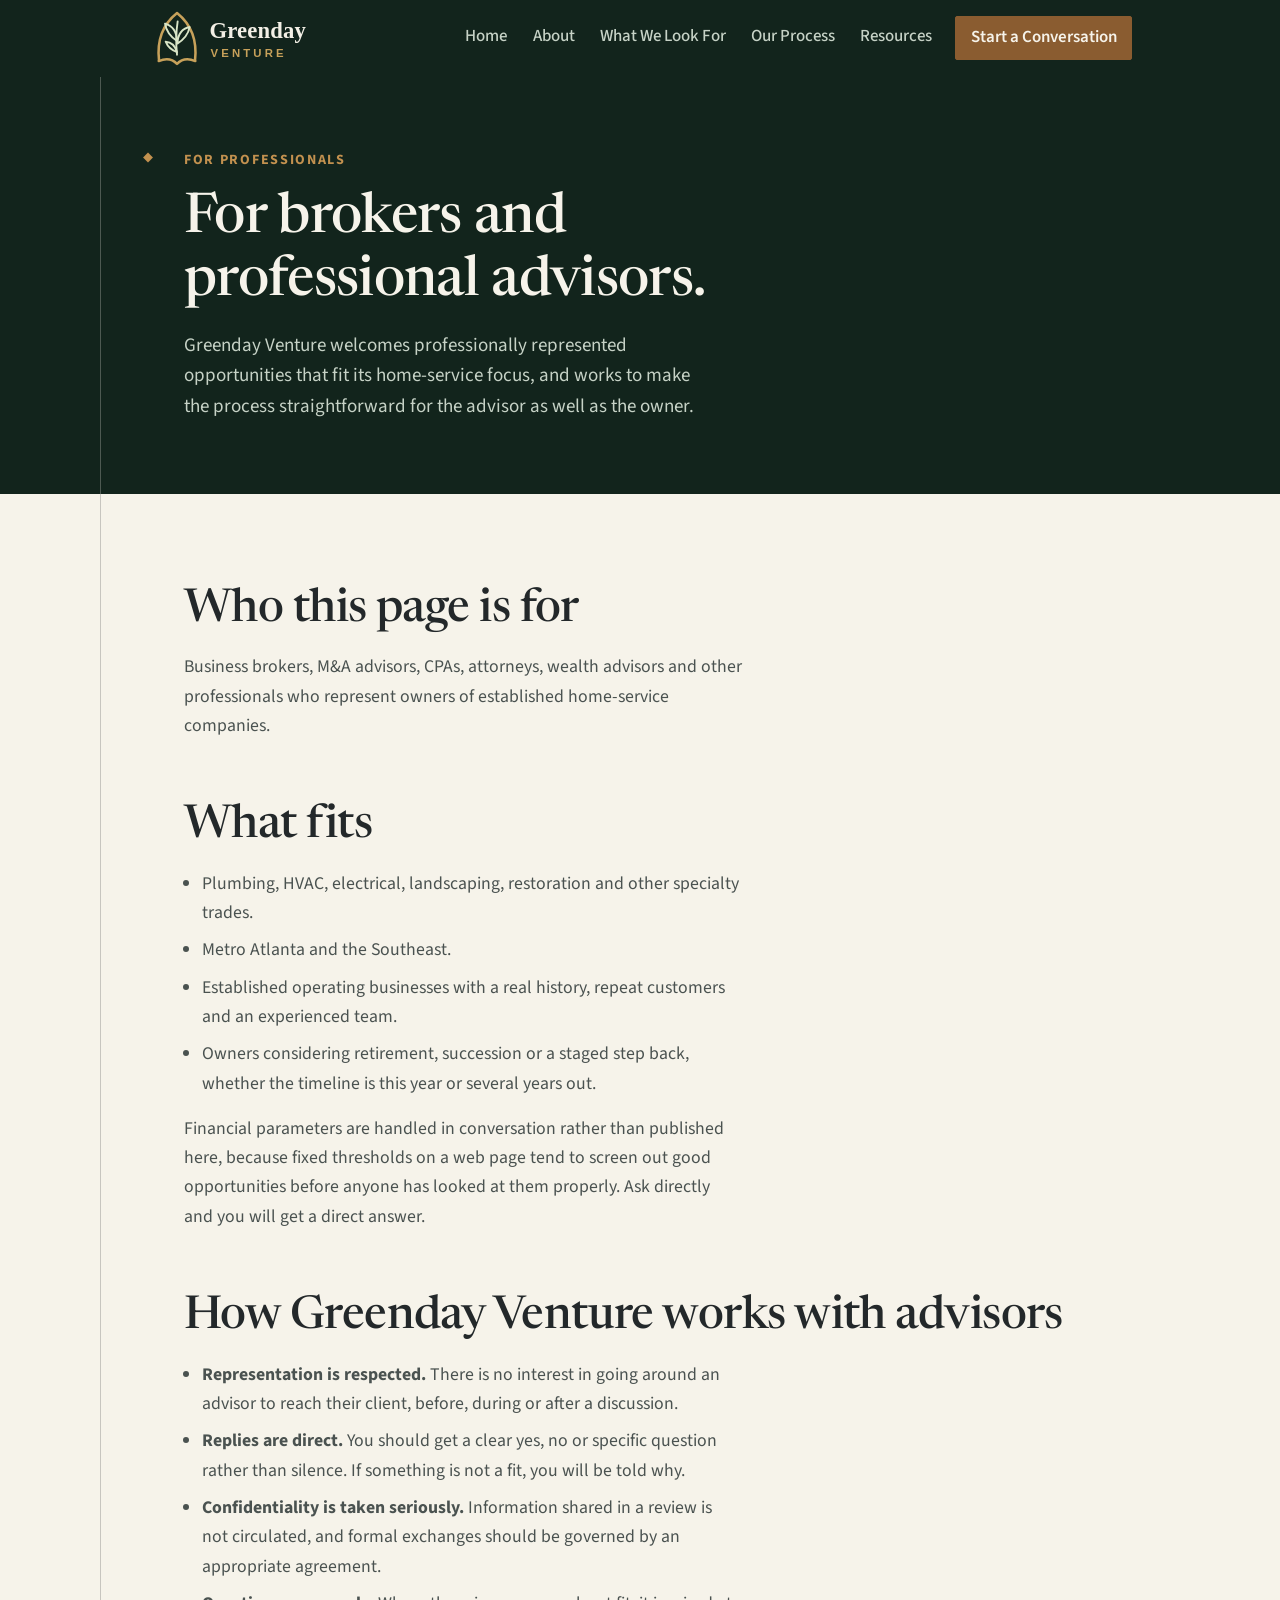
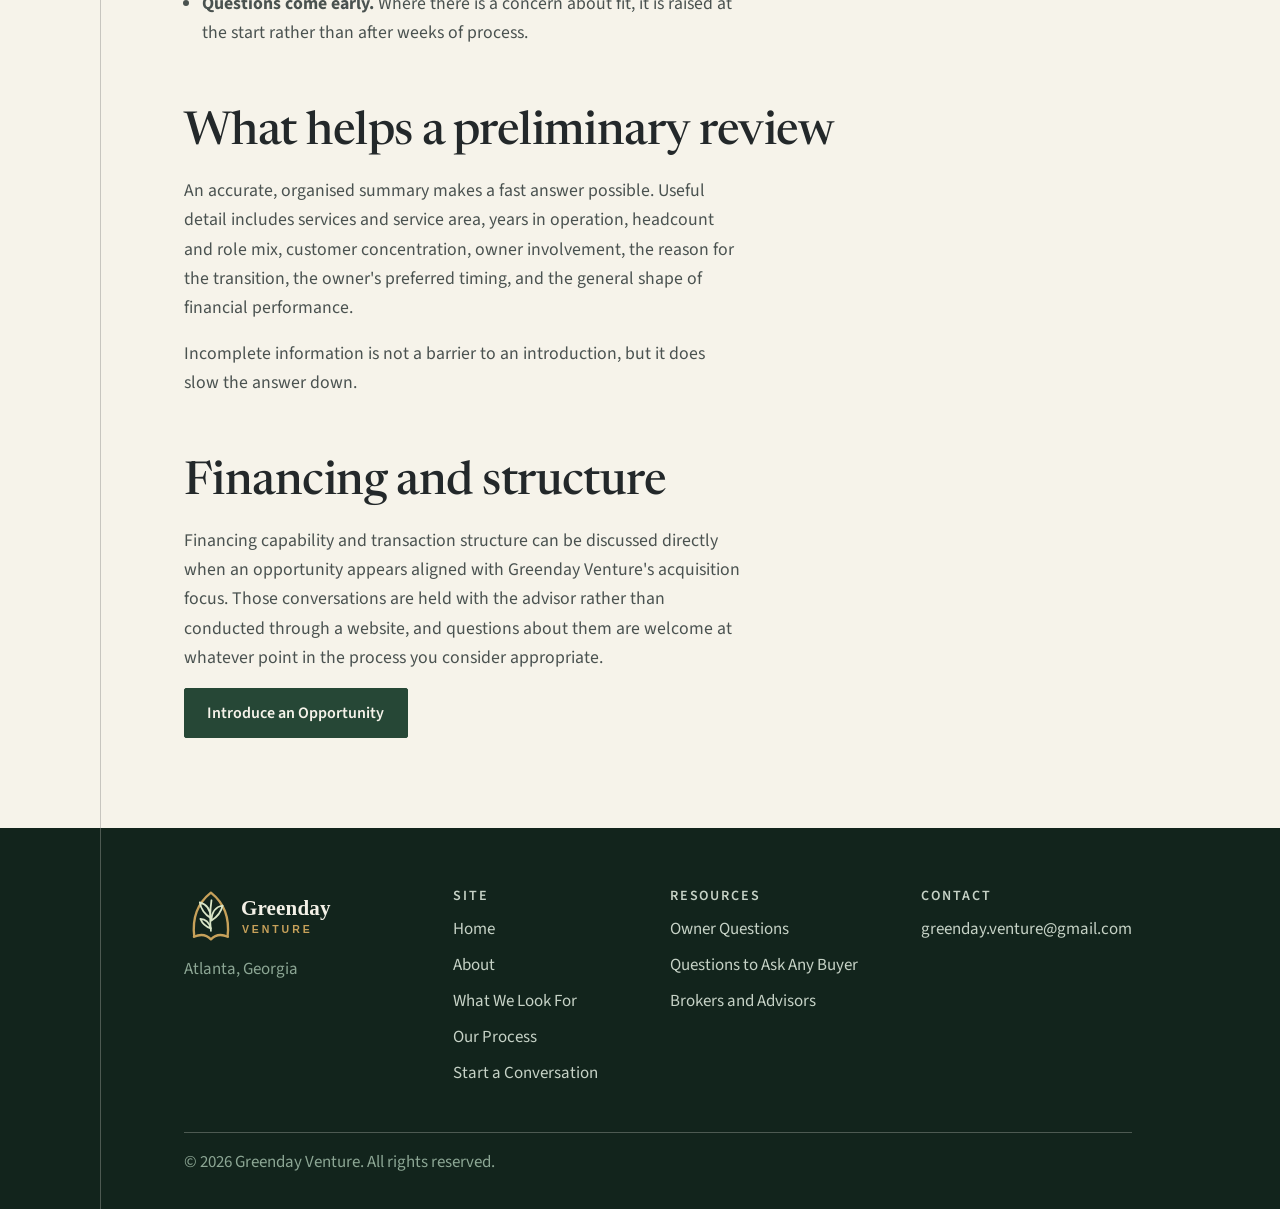
<file: brokers.html>
<!DOCTYPE html>
<html lang="en">
<head>
<meta charset="utf-8">
<meta name="viewport" content="width=device-width, initial-scale=1">
<title>For Brokers and Professional Advisors | Greenday Venture</title>
<meta name="description" content="Greenday Venture works with business brokers, M&A advisors, CPAs and attorneys representing owners of established home-service businesses in Metro Atlanta and the Southeast.">

<!-- TODO: Client confirmation required: final public domain for canonical and Open Graph URLs. -->
<link rel="canonical" href="https://bazeocrisy.github.io/Greenday_Ventures/brokers.html">
<meta property="og:type" content="website">
<meta property="og:site_name" content="Greenday Venture">
<meta property="og:locale" content="en_US">
<meta property="og:title" content="For Brokers and Professional Advisors | Greenday Venture">
<meta property="og:description" content="How business brokers, M&A advisors, CPAs and attorneys can introduce an opportunity to Greenday Venture.">
<meta property="og:url" content="https://bazeocrisy.github.io/Greenday_Ventures/brokers.html">
<meta property="og:image" content="https://bazeocrisy.github.io/Greenday_Ventures/Assets/og-image.png">
<meta property="og:image:width" content="1200">
<meta property="og:image:height" content="630">
<meta property="og:image:alt" content="Greenday Venture — a thoughtful next chapter for the business you built.">
<meta name="twitter:card" content="summary_large_image">

<link rel="preconnect" href="https://fonts.googleapis.com">
<link rel="preconnect" href="https://fonts.gstatic.com" crossorigin>
<!-- Stylesheet is fetched at high priority, then applied once loaded, so a slow
     font server cannot block first paint. The noscript copy keeps it working
     without JavaScript. -->
<link rel="preload" as="style" href="https://fonts.googleapis.com/css2?family=Newsreader:ital,opsz,wght@0,6..72,400;0,6..72,500;0,6..72,600;1,6..72,400&amp;family=Source+Sans+3:wght@400;500;600;700&amp;display=swap" onload="this.onload=null;this.rel='stylesheet'">
<noscript><link rel="stylesheet" href="https://fonts.googleapis.com/css2?family=Newsreader:ital,opsz,wght@0,6..72,400;0,6..72,500;0,6..72,600;1,6..72,400&amp;family=Source+Sans+3:wght@400;500;600;700&amp;display=swap"></noscript>
<link rel="stylesheet" href="styles.css">
<link rel="icon" href="Assets/greenday-venture-icon.svg" type="image/svg+xml">
<link rel="icon" href="Assets/favicon-32.png" sizes="32x32" type="image/png">
<link rel="icon" href="Assets/favicon.ico" sizes="any">
<link rel="apple-touch-icon" href="Assets/apple-touch-icon.png">
<script>document.documentElement.classList.add('js');</script>
</head>
<body>
<a class="skip-link" href="#main">Skip to main content</a>

<header class="site-header">
  <div class="wrap header-bar">
    <!-- Temporary Greenday Venture logo concept pending client approval. The SVG
         is still a concept mark, not an approved logo. Replace with the client's
         official logo if supplied. -->
    <a class="site-logo-link" href="index.html">
      <img class="site-logo" src="Assets/greenday-venture-logo.svg" alt="Greenday Venture" width="650" height="192">
    </a>
    <button class="nav-toggle" type="button" aria-expanded="false" aria-controls="primary-nav">
      <span class="nav-toggle-bars" aria-hidden="true"></span>
      Menu
    </button>
    <nav class="site-nav" id="primary-nav" aria-label="Main">
      <ul class="nav-list">
        <li><a href="index.html">Home</a></li>
        <li><a href="about.html">About</a></li>
        <li><a href="criteria.html">What We Look For</a></li>
        <li><a href="process.html">Our Process</a></li>
        <li><a href="resources.html" aria-current="true">Resources</a></li>
        <li class="nav-cta"><a href="contact.html">Start a Conversation</a></li>
      </ul>
    </nav>
  </div>
</header>

<main id="main">

  <section class="page-head">
    <div class="wrap">
      <p class="eyebrow marked">For Professionals</p>
      <h1>For brokers and professional advisors.</h1>
      <p class="lede">Greenday Venture welcomes professionally represented opportunities that fit its home-service focus, and works to make the process straightforward for the advisor as well as the owner.</p>
    </div>
  </section>

  <!-- Draft content pending Jermane Lamb's review and approval. -->
  <section class="section">
    <div class="wrap prose">
      <h2>Who this page is for</h2>
      <p>Business brokers, M&amp;A advisors, CPAs, attorneys, wealth advisors and other professionals who represent owners of established home-service companies.</p>

      <h2>What fits</h2>
      <ul>
        <li>Plumbing, HVAC, electrical, landscaping, restoration and other specialty trades.</li>
        <li>Metro Atlanta and the Southeast.</li>
        <li>Established operating businesses with a real history, repeat customers and an experienced team.</li>
        <li>Owners considering retirement, succession or a staged step back, whether the timeline is this year or several years out.</li>
      </ul>
      <p>Financial parameters are handled in conversation rather than published here, because fixed thresholds on a web page tend to screen out good opportunities before anyone has looked at them properly. Ask directly and you will get a direct answer.</p>
      <!-- TODO: Client confirmation required: whether to share revenue or EBITDA
           parameters privately with advisors, and if so, what they are. -->

      <h2>How Greenday Venture works with advisors</h2>
      <ul>
        <li><strong>Representation is respected.</strong> There is no interest in going around an advisor to reach their client, before, during or after a discussion.</li>
        <li><strong>Replies are direct.</strong> You should get a clear yes, no or specific question rather than silence. If something is not a fit, you will be told why.</li>
        <li><strong>Confidentiality is taken seriously.</strong> Information shared in a review is not circulated, and formal exchanges should be governed by an appropriate agreement.</li>
        <li><strong>Questions come early.</strong> Where there is a concern about fit, it is raised at the start rather than after weeks of process.</li>
      </ul>

      <h2>What helps a preliminary review</h2>
      <p>An accurate, organised summary makes a fast answer possible. Useful detail includes services and service area, years in operation, headcount and role mix, customer concentration, owner involvement, the reason for the transition, the owner's preferred timing, and the general shape of financial performance.</p>
      <p>Incomplete information is not a barrier to an introduction, but it does slow the answer down.</p>

      <h2>Financing and structure</h2>
      <p>Financing capability and transaction structure can be discussed directly when an opportunity appears aligned with Greenday Venture's acquisition focus. Those conversations are held with the advisor rather than conducted through a website, and questions about them are welcome at whatever point in the process you consider appropriate.</p>
      <!-- TODO: Client confirmation required: how Jermane wants to describe
           financing capability to advisors, and what evidence he is able and
           willing to provide on request. No capital, fund size or financing
           guarantee is asserted here, and no statement is made about what
           Greenday Venture lacks. -->

      <p class="btn-row"><a class="btn btn--primary" href="contact.html">Introduce an Opportunity</a></p>
    </div>
  </section>

</main>

<footer class="site-footer">
  <div class="wrap">
    <div class="footer-grid">
      <div class="footer-brand">
        <img class="footer-logo" src="Assets/greenday-venture-logo.svg" alt="Greenday Venture" width="650" height="192">
        <p>Atlanta, Georgia</p>
      </div>
      <div class="footer-nav">
        <h2>Site</h2>
        <ul>
          <li><a href="index.html">Home</a></li>
          <li><a href="about.html">About</a></li>
          <li><a href="criteria.html">What We Look For</a></li>
          <li><a href="process.html">Our Process</a></li>
          <li><a href="contact.html">Start a Conversation</a></li>
        </ul>
      </div>
      <div class="footer-nav">
        <h2>Resources</h2>
        <ul>
          <li><a href="faq.html">Owner Questions</a></li>
          <li><a href="questions-for-buyers.html">Questions to Ask Any Buyer</a></li>
          <li><a href="brokers.html">Brokers and Advisors</a></li>
        </ul>
      </div>
      <div class="footer-contact">
        <h2>Contact</h2>
        <p><a href="mailto:greenday.venture@gmail.com">greenday.venture@gmail.com</a></p>
      </div>
    </div>
    <div class="footer-legal">
      <p>&copy; <span data-current-year>2026</span> Greenday Venture. All rights reserved.</p>
    </div>
  </div>
</footer>

<script src="script.js" defer></script>
</body>
</html>
</file>
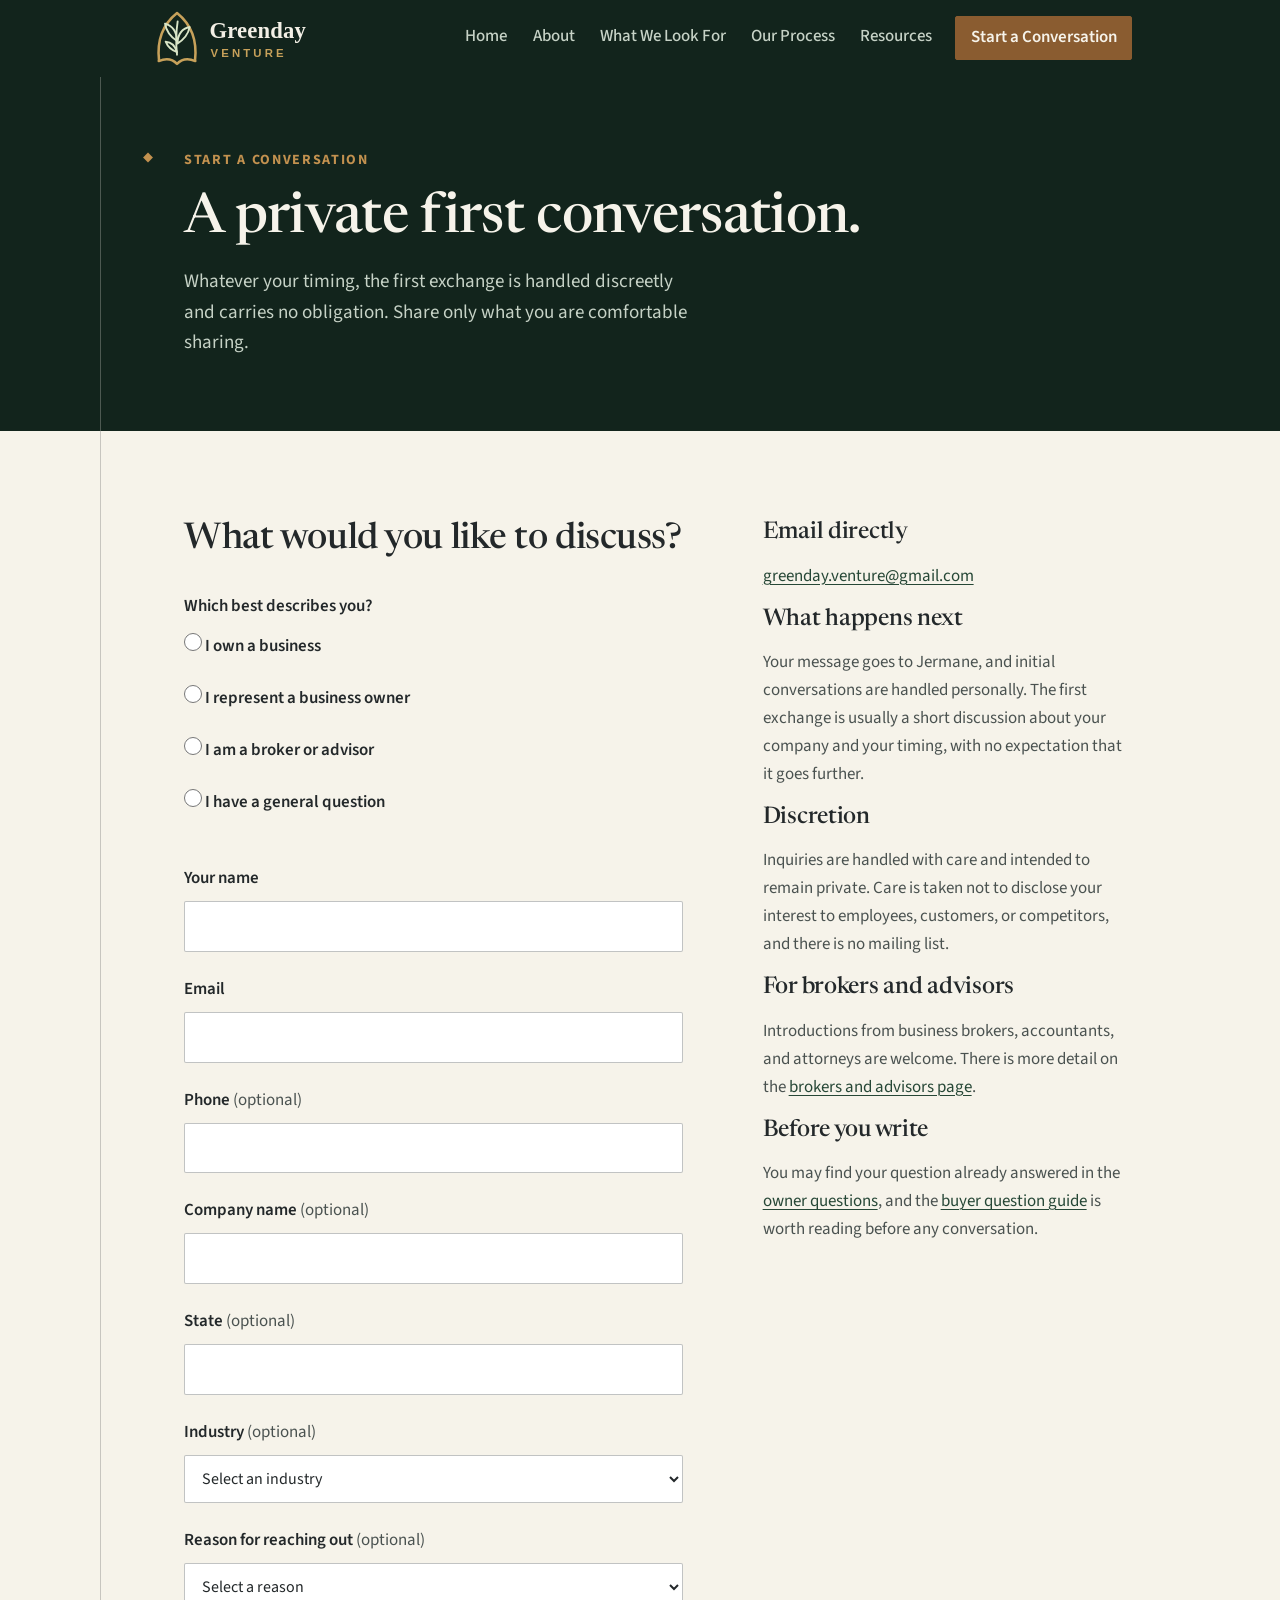
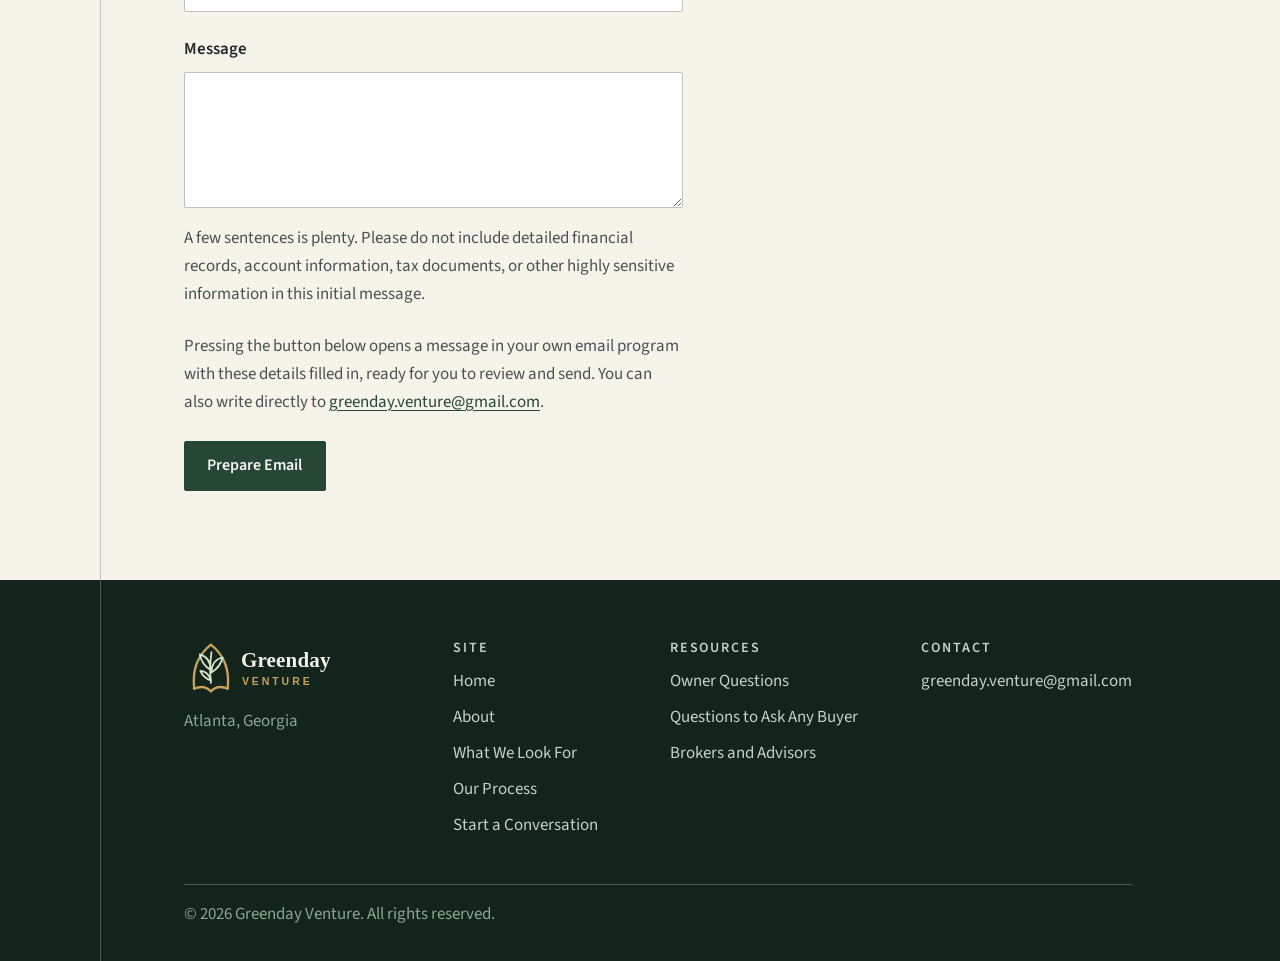
<file: contact.html>
<!DOCTYPE html>
<html lang="en">
<head>
<meta charset="utf-8">
<meta name="viewport" content="width=device-width, initial-scale=1">
<title>Start a Conversation | Greenday Venture</title>
<meta name="description" content="Start a confidential conversation with Greenday Venture about retirement, succession, or a long-term ownership transition for your home-service business.">

<!-- TODO: Client confirmation required: final public domain for canonical and Open Graph URLs. -->
<link rel="canonical" href="https://bazeocrisy.github.io/Greenday_Ventures/contact.html">
<meta property="og:type" content="website">
<meta property="og:site_name" content="Greenday Venture">
<meta property="og:locale" content="en_US">
<meta property="og:title" content="Start a Conversation | Greenday Venture">
<meta property="og:description" content="A confidential first conversation about what comes next for the business you built.">
<meta property="og:url" content="https://bazeocrisy.github.io/Greenday_Ventures/contact.html">
<meta property="og:image" content="https://bazeocrisy.github.io/Greenday_Ventures/Assets/og-image.png">
<meta property="og:image:width" content="1200">
<meta property="og:image:height" content="630">
<meta property="og:image:alt" content="Greenday Venture — a thoughtful next chapter for the business you built.">
<meta name="twitter:card" content="summary_large_image">

<link rel="preconnect" href="https://fonts.googleapis.com">
<link rel="preconnect" href="https://fonts.gstatic.com" crossorigin>
<!-- Stylesheet is fetched at high priority, then applied once loaded, so a slow
     font server cannot block first paint. The noscript copy keeps it working
     without JavaScript. -->
<link rel="preload" as="style" href="https://fonts.googleapis.com/css2?family=Newsreader:ital,opsz,wght@0,6..72,400;0,6..72,500;0,6..72,600;1,6..72,400&amp;family=Source+Sans+3:wght@400;500;600;700&amp;display=swap" onload="this.onload=null;this.rel='stylesheet'">
<noscript><link rel="stylesheet" href="https://fonts.googleapis.com/css2?family=Newsreader:ital,opsz,wght@0,6..72,400;0,6..72,500;0,6..72,600;1,6..72,400&amp;family=Source+Sans+3:wght@400;500;600;700&amp;display=swap"></noscript>
<link rel="stylesheet" href="styles.css">
<link rel="icon" href="Assets/greenday-venture-icon.svg" type="image/svg+xml">
<link rel="icon" href="Assets/favicon-32.png" sizes="32x32" type="image/png">
<link rel="icon" href="Assets/favicon.ico" sizes="any">
<link rel="apple-touch-icon" href="Assets/apple-touch-icon.png">
<script>document.documentElement.classList.add('js');</script>
</head>
<body>
<a class="skip-link" href="#main">Skip to main content</a>

<header class="site-header">
  <div class="wrap header-bar">
    <!-- Temporary Greenday Venture logo concept pending client approval. The SVG
         is still a concept mark, not an approved logo. Replace with the client's
         official logo if supplied. -->
    <!-- Vector logo. Assets/greenday-venture-logo-source.svg is the supplied file,
         preserved unchanged. This web copy differs only in its viewBox (the
         supplied frame carried ~40% empty space to the right of the artwork) and
         in a broader system-font fallback list. No path, colour, position or
         proportion was altered. -->
    <a class="site-logo-link" href="index.html">
      <img class="site-logo" src="Assets/greenday-venture-logo.svg" alt="Greenday Venture" width="650" height="192">
    </a>
    <button class="nav-toggle" type="button" aria-expanded="false" aria-controls="primary-nav">
      <span class="nav-toggle-bars" aria-hidden="true"></span>
      Menu
    </button>
    <nav class="site-nav" id="primary-nav" aria-label="Main">
      <ul class="nav-list">
        <li><a href="index.html">Home</a></li>
        <li><a href="about.html">About</a></li>
        <li><a href="criteria.html">What We Look For</a></li>
        <li><a href="process.html">Our Process</a></li>
        <li><a href="resources.html">Resources</a></li>
        <li class="nav-cta"><a href="contact.html" aria-current="page">Start a Conversation</a></li>
      </ul>
    </nav>
  </div>
</header>

<main id="main">

  <section class="page-head">
    <div class="wrap">
      <p class="eyebrow marked">Start a Conversation</p>
      <h1>A private first conversation.</h1>
      <p class="lede">Whatever your timing, the first exchange is handled discreetly and carries no obligation. Share only what you are comfortable sharing.</p>
    </div>
  </section>

  <section class="section">
    <div class="wrap">
      <div class="contact-layout">

        <div>
          <h2>What would you like to discuss?</h2>

          <!-- DEVELOPER NOTE ---------------------------------------------------
               This form has NO backend and NO form-service endpoint. There is
               deliberately no `action` attribute, so it cannot silently post
               anywhere or fabricate a success state. script.js validates the
               fields and then tells the visitor plainly that the form is not
               connected yet, offering a pre-filled mailto: message instead.

               To connect it later (see README.md):
                 1. Create the endpoint (for example a Formspree form).
                 2. Add action="THE_ENDPOINT_URL" and method="post" below.
                 3. In script.js, set FORM_ENDPOINT_CONNECTED = true.
               TODO: Client confirmation required: preferred inquiry workflow and
               form processing endpoint.
               ------------------------------------------------------------------ -->
          <form class="form" id="inquiry-form" novalidate>

            <!-- Draft content pending Jermane Lamb's review and approval:
                 these four inquiry categories. -->
            <fieldset class="field field--choice">
              <legend>Which best describes you?</legend>
              <span class="field-error" id="inquiry_type-error"></span>
              <label class="choice"><input type="radio" name="inquiry_type" value="I own a business" required> I own a business</label>
              <label class="choice"><input type="radio" name="inquiry_type" value="I represent a business owner"> I represent a business owner</label>
              <label class="choice"><input type="radio" name="inquiry_type" value="I am a broker or advisor"> I am a broker or advisor</label>
              <label class="choice"><input type="radio" name="inquiry_type" value="I have a general question"> I have a general question</label>
            </fieldset>

            <div class="field">
              <label for="name">Your name</label>
              <input type="text" id="name" name="name" autocomplete="name" required aria-describedby="name-error">
              <span class="field-error" id="name-error"></span>
            </div>

            <div class="field">
              <label for="email">Email</label>
              <input type="email" id="email" name="email" autocomplete="email" required aria-describedby="email-error">
              <span class="field-error" id="email-error"></span>
            </div>

            <div class="field">
              <label for="phone">Phone <span class="optional">(optional)</span></label>
              <input type="tel" id="phone" name="phone" autocomplete="tel">
            </div>

            <div class="field">
              <label for="company">Company name <span class="optional">(optional)</span></label>
              <input type="text" id="company" name="company" autocomplete="organization">
            </div>

            <div class="field">
              <label for="state">State <span class="optional">(optional)</span></label>
              <input type="text" id="state" name="state" autocomplete="address-level1">
            </div>

            <div class="field">
              <label for="industry">Industry <span class="optional">(optional)</span></label>
              <select id="industry" name="industry">
                <option value="">Select an industry</option>
                <option>Plumbing</option>
                <option>HVAC</option>
                <option>Electrical</option>
                <option>Landscaping</option>
                <option>Restoration</option>
                <option>Specialty trades</option>
                <option>Other</option>
              </select>
            </div>

            <div class="field">
              <label for="reason">Reason for reaching out <span class="optional">(optional)</span></label>
              <select id="reason" name="reason">
                <option value="">Select a reason</option>
                <option>Thinking about retirement or succession</option>
                <option>Considering a sale in the next few years</option>
                <option>Exploring options, no timeline yet</option>
                <option>I am a broker, accountant, or attorney making an introduction</option>
                <option>Something else</option>
              </select>
            </div>

            <div class="field">
              <label for="message">Message</label>
              <textarea id="message" name="message" required aria-describedby="message-hint message-error"></textarea>
              <span class="field-hint" id="message-hint">A few sentences is plenty. Please do not include detailed financial records, account information, tax documents, or other highly sensitive information in this initial message.</span>
              <span class="field-error" id="message-error"></span>
            </div>

            <!-- Label reflects what actually happens: the form is not connected, so the
                 button prepares an email rather than sending a message. Change it
                 back to "Send message" when a real endpoint is wired up. -->
            <p class="form-explainer">Pressing the button below opens a message in your own email program with these details filled in, ready for you to review and send. You can also write directly to <a href="mailto:greenday.venture@gmail.com">greenday.venture@gmail.com</a>.</p>

            <button class="btn btn--primary" type="submit">Prepare Email</button>

            <!-- Status region. Announced to screen readers when it changes. -->
            <div class="form-status" id="form-status" role="status" aria-live="polite"></div>
          </form>

          <noscript>
            <div class="form-status">
              <p>Please write to <a href="mailto:greenday.venture@gmail.com">greenday.venture@gmail.com</a> and Jermane will reply personally.</p>
            </div>
          </noscript>
        </div>

        <aside class="contact-aside">
          <h2>Email directly</h2>
          <p><a href="mailto:greenday.venture@gmail.com">greenday.venture@gmail.com</a></p>

          <h2>What happens next</h2>
          <p>Your message goes to Jermane, and initial conversations are handled personally. The first exchange is usually a short discussion about your company and your timing, with no expectation that it goes further.</p>
          <!-- TODO: Client confirmation required: whether to publish a response
               time commitment. None is stated here because none is confirmed. -->

          <h2>Discretion</h2>
          <p>Inquiries are handled with care and intended to remain private. Care is taken not to disclose your interest to employees, customers, or competitors, and there is no mailing list.</p>

          <h2>For brokers and advisors</h2>
          <p>Introductions from business brokers, accountants, and attorneys are welcome. There is more detail on the <a href="brokers.html">brokers and advisors page</a>.</p>

          <h2>Before you write</h2>
          <p>You may find your question already answered in the <a href="faq.html">owner questions</a>, and the <a href="questions-for-buyers.html">buyer question guide</a> is worth reading before any conversation.</p>
        </aside>

      </div>
    </div>
  </section>

</main>

<footer class="site-footer">
  <div class="wrap">
    <div class="footer-grid">
      <div class="footer-brand">
        <img class="footer-logo" src="Assets/greenday-venture-logo.svg" alt="Greenday Venture" width="650" height="192">
        <p>Atlanta, Georgia</p>
      </div>
      <div class="footer-nav">
        <h2>Site</h2>
        <ul>
          <li><a href="index.html">Home</a></li>
          <li><a href="about.html">About</a></li>
          <li><a href="criteria.html">What We Look For</a></li>
          <li><a href="process.html">Our Process</a></li>
          <li><a href="contact.html">Start a Conversation</a></li>
        </ul>
      </div>
      <div class="footer-nav">
        <h2>Resources</h2>
        <ul>
          <li><a href="faq.html">Owner Questions</a></li>
          <li><a href="questions-for-buyers.html">Questions to Ask Any Buyer</a></li>
          <li><a href="brokers.html">Brokers and Advisors</a></li>
        </ul>
      </div>
      <div class="footer-contact">
        <h2>Contact</h2>
        <p><a href="mailto:greenday.venture@gmail.com">greenday.venture@gmail.com</a></p>
      </div>
    </div>
    <div class="footer-legal">
      <p>&copy; <span data-current-year>2026</span> Greenday Venture. All rights reserved.</p>
    </div>
  </div>
</footer>

<script src="script.js" defer></script>
</body>
</html>
</file>
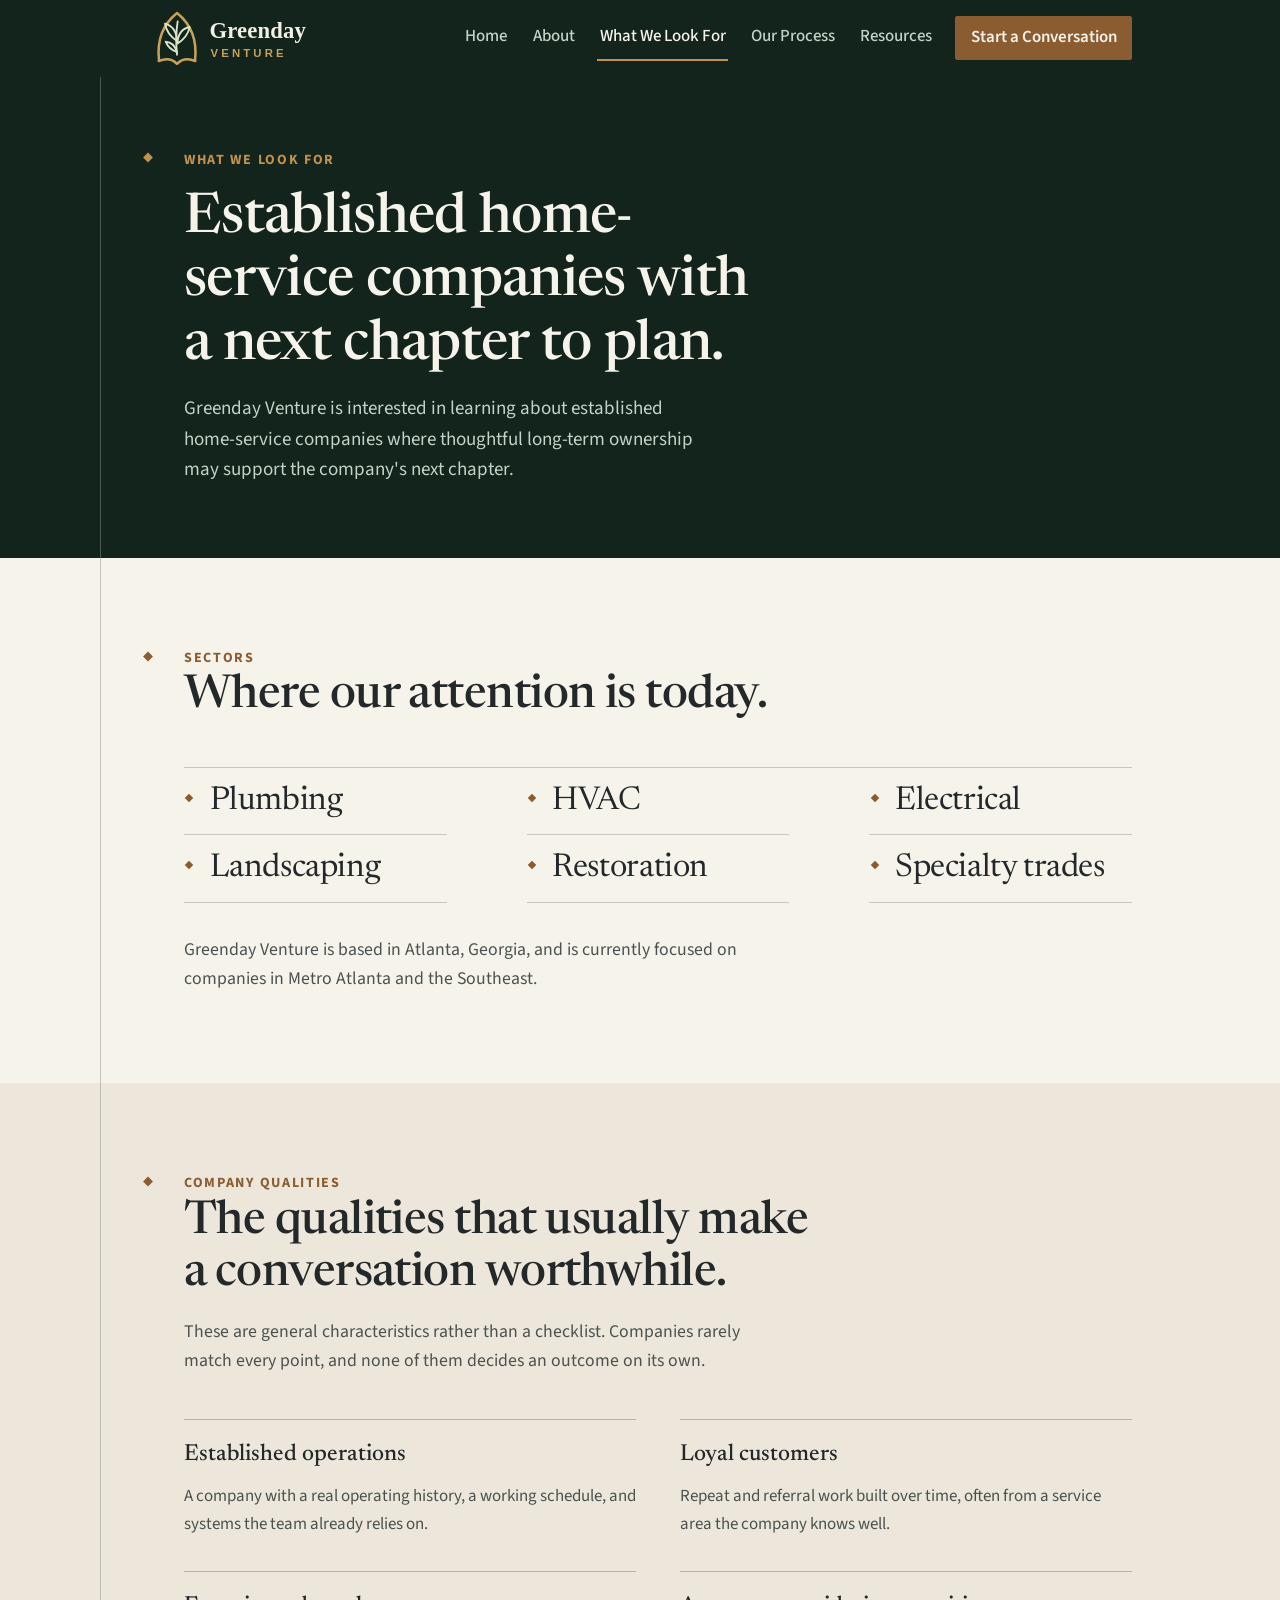
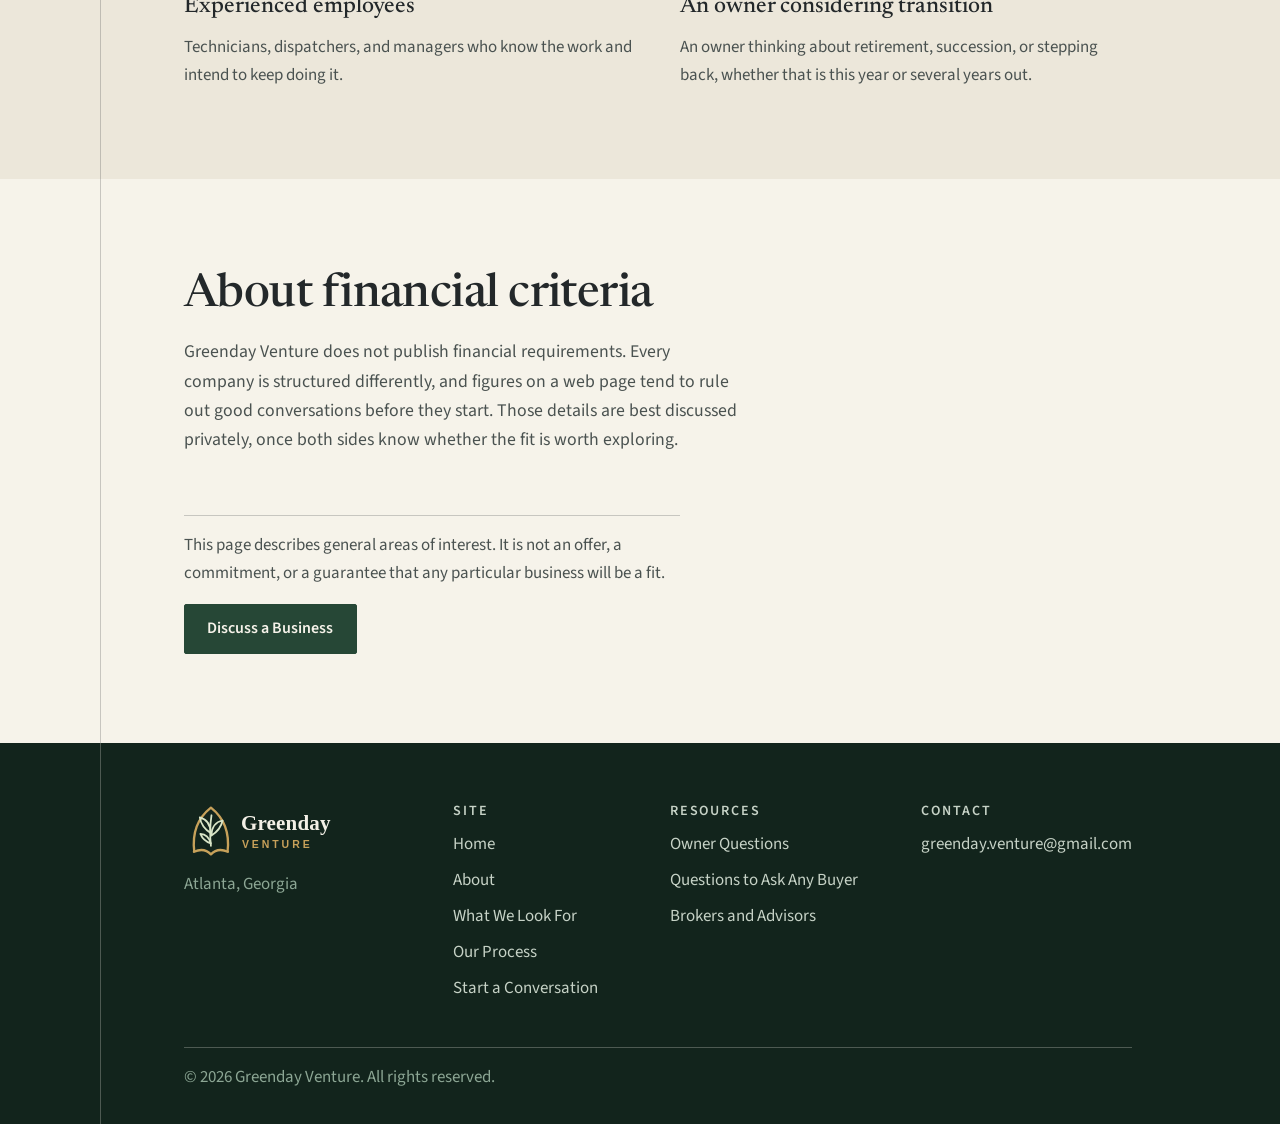
<file: criteria.html>
<!DOCTYPE html>
<html lang="en">
<head>
<meta charset="utf-8">
<meta name="viewport" content="width=device-width, initial-scale=1">
<title>What We Look For | Greenday Venture</title>
<meta name="description" content="The home-service sectors and company qualities Greenday Venture is interested in learning about, including plumbing, HVAC, electrical, landscaping, restoration and specialty trades.">

<!-- TODO: Client confirmation required: final public domain for canonical and Open Graph URLs. -->
<link rel="canonical" href="https://bazeocrisy.github.io/Greenday_Ventures/criteria.html">
<meta property="og:type" content="website">
<meta property="og:site_name" content="Greenday Venture">
<meta property="og:locale" content="en_US">
<meta property="og:title" content="What We Look For | Greenday Venture">
<meta property="og:description" content="The sectors and company qualities Greenday Venture is interested in learning about.">
<meta property="og:url" content="https://bazeocrisy.github.io/Greenday_Ventures/criteria.html">
<meta property="og:image" content="https://bazeocrisy.github.io/Greenday_Ventures/Assets/og-image.png">
<meta property="og:image:width" content="1200">
<meta property="og:image:height" content="630">
<meta property="og:image:alt" content="Greenday Venture — a thoughtful next chapter for the business you built.">
<meta name="twitter:card" content="summary_large_image">

<link rel="preconnect" href="https://fonts.googleapis.com">
<link rel="preconnect" href="https://fonts.gstatic.com" crossorigin>
<!-- Stylesheet is fetched at high priority, then applied once loaded, so a slow
     font server cannot block first paint. The noscript copy keeps it working
     without JavaScript. -->
<link rel="preload" as="style" href="https://fonts.googleapis.com/css2?family=Newsreader:ital,opsz,wght@0,6..72,400;0,6..72,500;0,6..72,600;1,6..72,400&amp;family=Source+Sans+3:wght@400;500;600;700&amp;display=swap" onload="this.onload=null;this.rel='stylesheet'">
<noscript><link rel="stylesheet" href="https://fonts.googleapis.com/css2?family=Newsreader:ital,opsz,wght@0,6..72,400;0,6..72,500;0,6..72,600;1,6..72,400&amp;family=Source+Sans+3:wght@400;500;600;700&amp;display=swap"></noscript>
<link rel="stylesheet" href="styles.css">
<link rel="icon" href="Assets/greenday-venture-icon.svg" type="image/svg+xml">
<link rel="icon" href="Assets/favicon-32.png" sizes="32x32" type="image/png">
<link rel="icon" href="Assets/favicon.ico" sizes="any">
<link rel="apple-touch-icon" href="Assets/apple-touch-icon.png">
<script>document.documentElement.classList.add('js');</script>
</head>
<body>
<a class="skip-link" href="#main">Skip to main content</a>

<header class="site-header">
  <div class="wrap header-bar">
    <!-- Temporary Greenday Venture logo concept pending client approval. The SVG
         is still a concept mark, not an approved logo. Replace with the client's
         official logo if supplied. -->
    <!-- Vector logo. Assets/greenday-venture-logo-source.svg is the supplied file,
         preserved unchanged. This web copy differs only in its viewBox (the
         supplied frame carried ~40% empty space to the right of the artwork) and
         in a broader system-font fallback list. No path, colour, position or
         proportion was altered. -->
    <a class="site-logo-link" href="index.html">
      <img class="site-logo" src="Assets/greenday-venture-logo.svg" alt="Greenday Venture" width="650" height="192">
    </a>
    <button class="nav-toggle" type="button" aria-expanded="false" aria-controls="primary-nav">
      <span class="nav-toggle-bars" aria-hidden="true"></span>
      Menu
    </button>
    <nav class="site-nav" id="primary-nav" aria-label="Main">
      <ul class="nav-list">
        <li><a href="index.html">Home</a></li>
        <li><a href="about.html">About</a></li>
        <li><a href="criteria.html" aria-current="page">What We Look For</a></li>
        <li><a href="process.html">Our Process</a></li>
        <li><a href="resources.html">Resources</a></li>
        <li class="nav-cta"><a href="contact.html">Start a Conversation</a></li>
      </ul>
    </nav>
  </div>
</header>

<main id="main">

  <section class="page-head">
    <div class="wrap">
      <p class="eyebrow marked">What We Look For</p>
      <h1>Established home-service companies with a next chapter to plan.</h1>
      <p class="lede">Greenday Venture is interested in learning about established home-service companies where thoughtful long-term ownership may support the company's next chapter.</p>
    </div>
  </section>

  <section class="section">
    <div class="wrap">
      <div class="section-head">
        <p class="eyebrow marked">Sectors</p>
        <h2>Where our attention is today.</h2>
      </div>
      <ul class="sector-list">
        <li>Plumbing</li>
        <li>HVAC</li>
        <li>Electrical</li>
        <li>Landscaping</li>
        <li>Restoration</li>
        <li>Specialty trades</li>
      </ul>
      <p class="mt-6">Greenday Venture is based in Atlanta, Georgia, and is currently focused on companies in Metro Atlanta and the Southeast.</p>
      <!-- TODO: Client confirmation required: the specific Southeast states in
           scope. Do not name states until confirmed. -->
    </div>
  </section>

  <section class="section section--alt">
    <div class="wrap">
      <div class="section-head">
        <p class="eyebrow marked">Company Qualities</p>
        <h2>The qualities that usually make a conversation worthwhile.</h2>
        <p>These are general characteristics rather than a checklist. Companies rarely match every point, and none of them decides an outcome on its own.</p>
      </div>
      <ul class="criteria-list">
        <li>
          <strong>Established operations</strong>
          <p>A company with a real operating history, a working schedule, and systems the team already relies on.</p>
        </li>
        <li>
          <strong>Loyal customers</strong>
          <p>Repeat and referral work built over time, often from a service area the company knows well.</p>
        </li>
        <li>
          <strong>Experienced employees</strong>
          <p>Technicians, dispatchers, and managers who know the work and intend to keep doing it.</p>
        </li>
        <li>
          <strong>An owner considering transition</strong>
          <p>An owner thinking about retirement, succession, or stepping back, whether that is this year or several years out.</p>
        </li>
      </ul>
    </div>
  </section>

  <section class="section">
    <div class="wrap prose">
      <h2>About financial criteria</h2>
      <p>Greenday Venture does not publish financial requirements. Every company is structured differently, and figures on a web page tend to rule out good conversations before they start. Those details are best discussed privately, once both sides know whether the fit is worth exploring.</p>
      <!-- TODO: Client confirmation required: revenue, EBITDA, employee-count
           and any other acquisition thresholds. Publish only if Jermane wants
           them public. -->
      <p class="disclaimer">This page describes general areas of interest. It is not an offer, a commitment, or a guarantee that any particular business will be a fit.</p>
      <p class="btn-row"><a class="btn btn--primary" href="contact.html">Discuss a Business</a></p>
    </div>
  </section>

</main>

<footer class="site-footer">
  <div class="wrap">
    <div class="footer-grid">
      <div class="footer-brand">
        <img class="footer-logo" src="Assets/greenday-venture-logo.svg" alt="Greenday Venture" width="650" height="192">
        <p>Atlanta, Georgia</p>
      </div>
      <div class="footer-nav">
        <h2>Site</h2>
        <ul>
          <li><a href="index.html">Home</a></li>
          <li><a href="about.html">About</a></li>
          <li><a href="criteria.html">What We Look For</a></li>
          <li><a href="process.html">Our Process</a></li>
          <li><a href="contact.html">Start a Conversation</a></li>
        </ul>
      </div>
      <div class="footer-nav">
        <h2>Resources</h2>
        <ul>
          <li><a href="faq.html">Owner Questions</a></li>
          <li><a href="questions-for-buyers.html">Questions to Ask Any Buyer</a></li>
          <li><a href="brokers.html">Brokers and Advisors</a></li>
        </ul>
      </div>
      <div class="footer-contact">
        <h2>Contact</h2>
        <p><a href="mailto:greenday.venture@gmail.com">greenday.venture@gmail.com</a></p>
      </div>
    </div>
    <div class="footer-legal">
      <p>&copy; <span data-current-year>2026</span> Greenday Venture. All rights reserved.</p>
    </div>
  </div>
</footer>

<script src="script.js" defer></script>
</body>
</html>
</file>
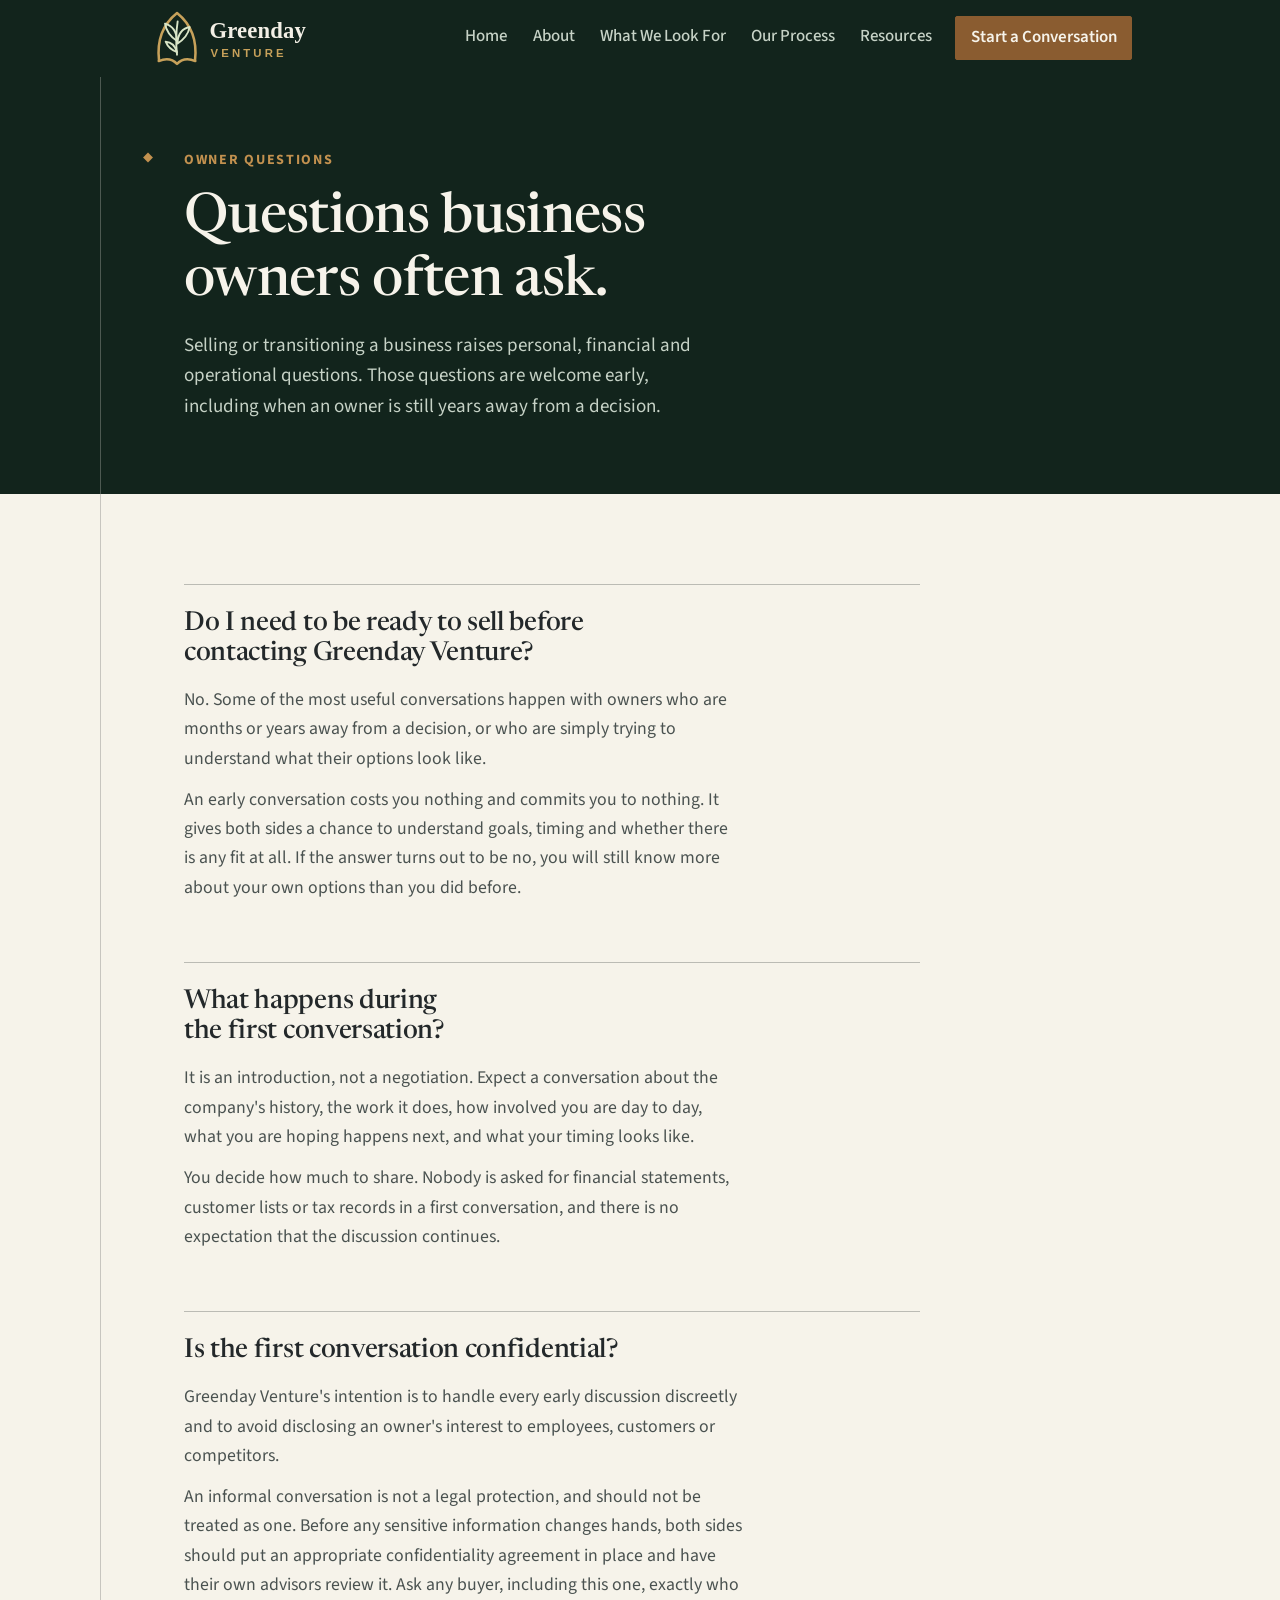
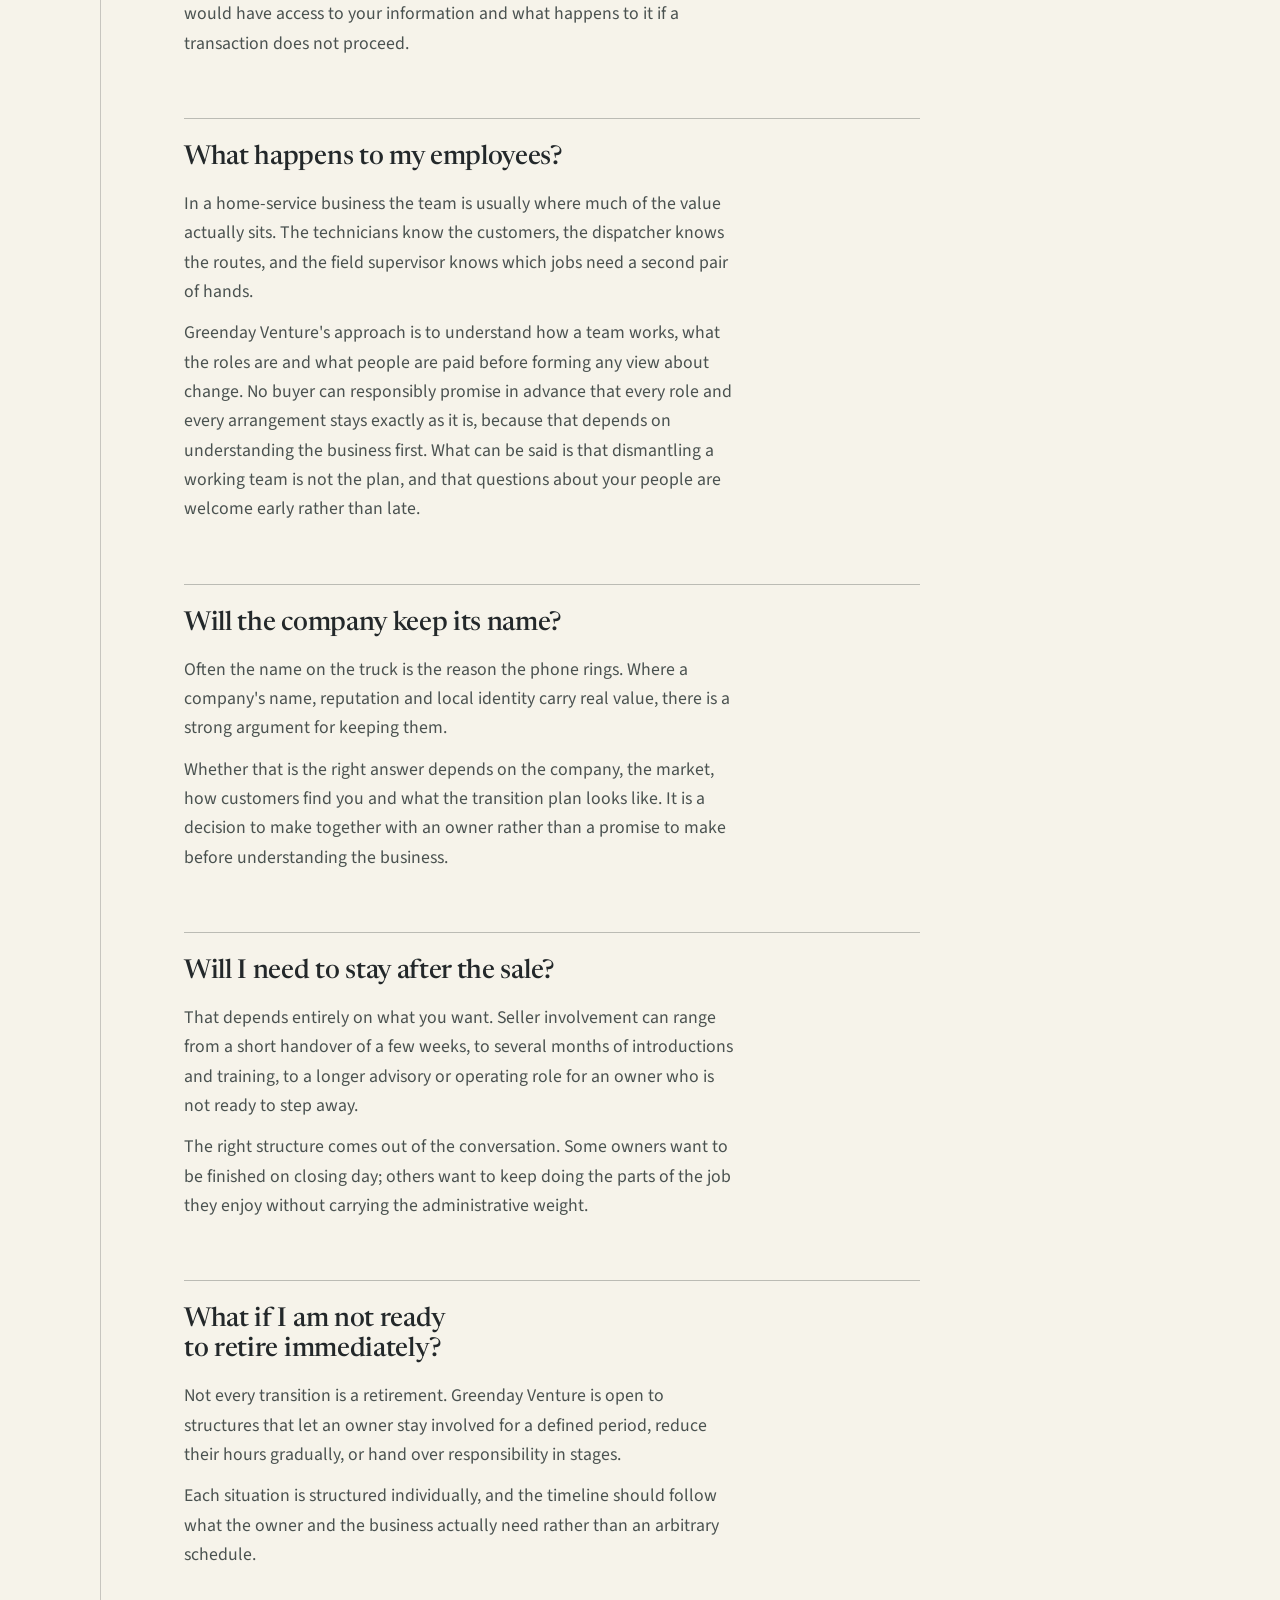
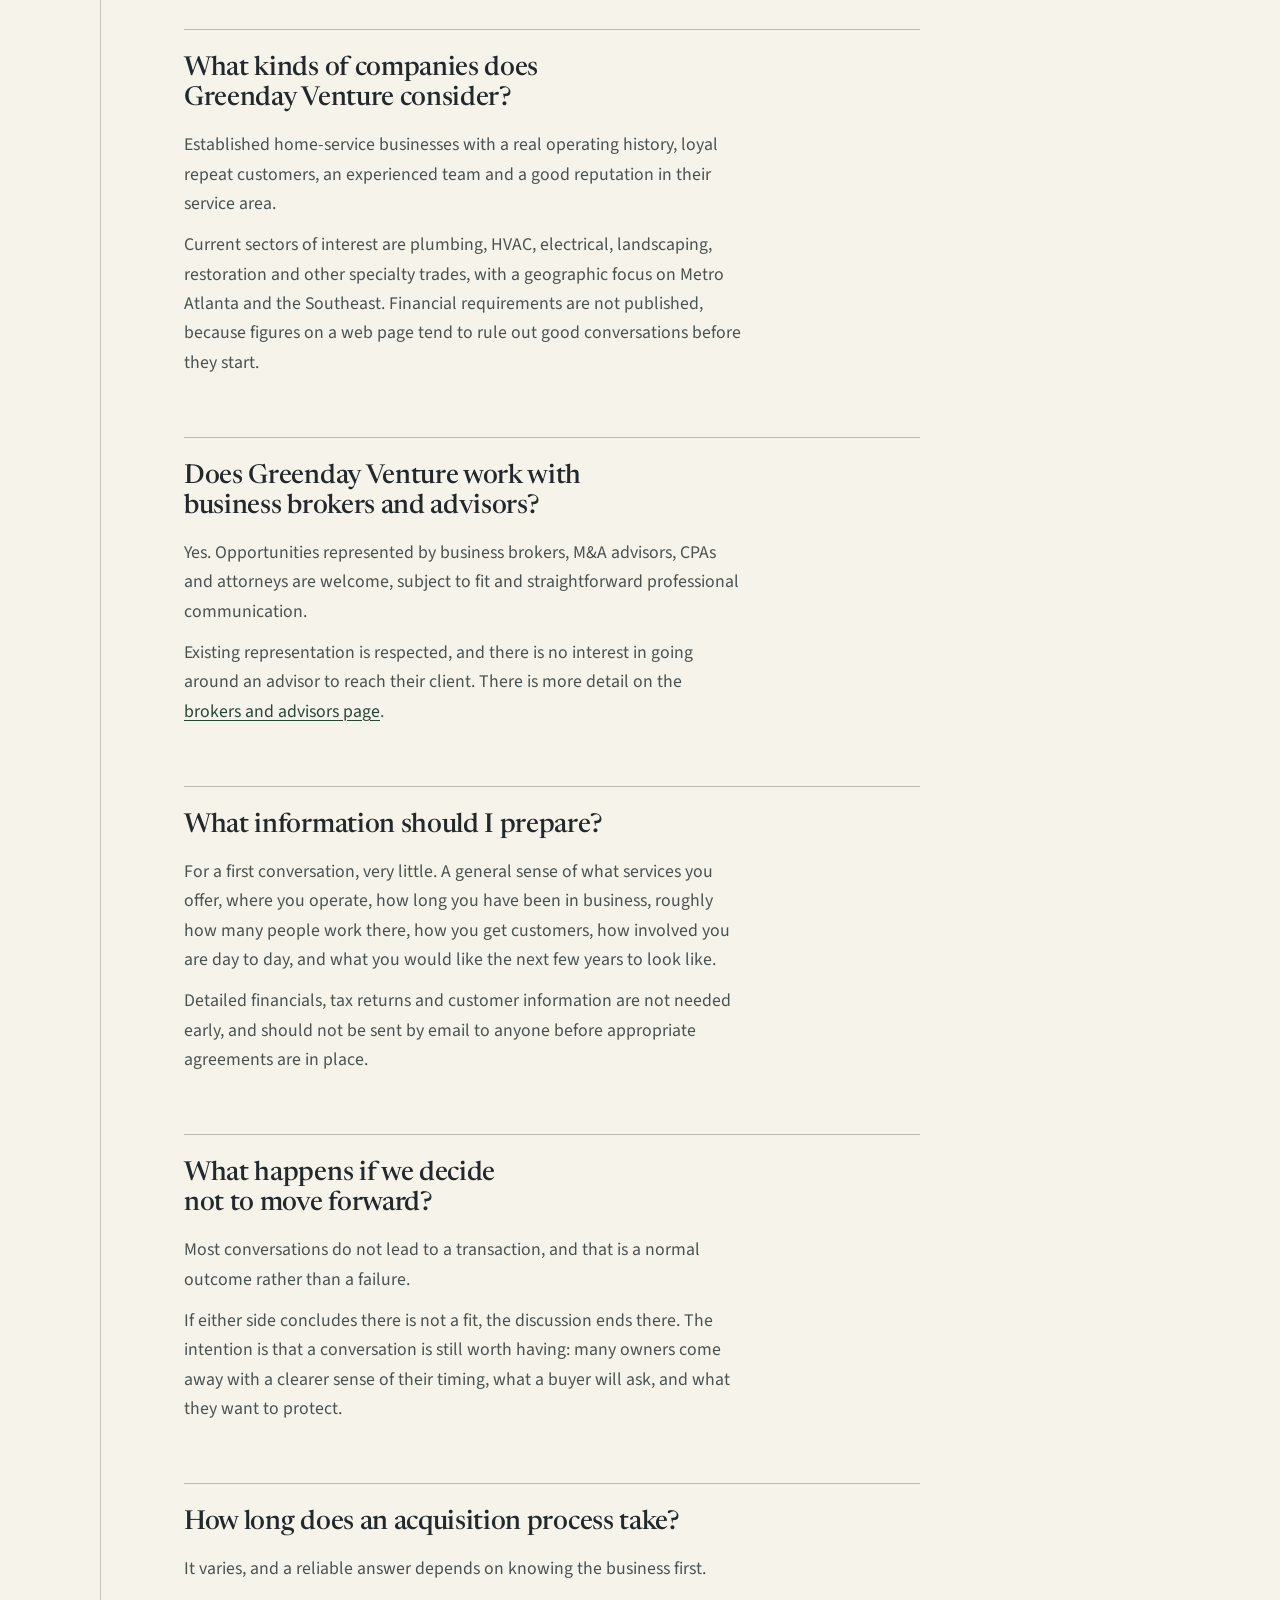
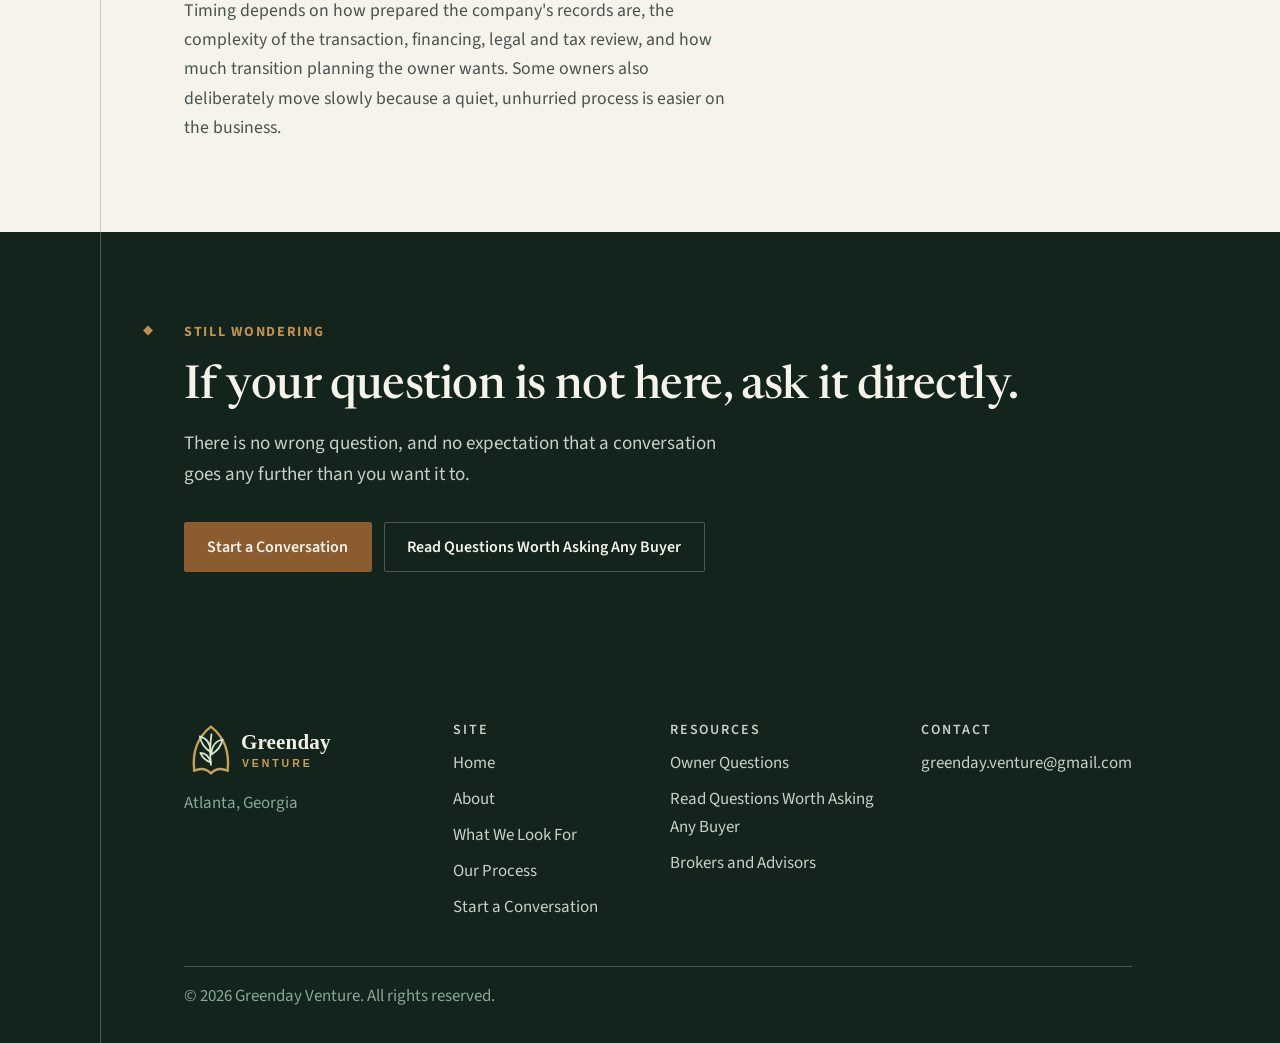
<file: faq.html>
<!DOCTYPE html>
<html lang="en">
<head>
<meta charset="utf-8">
<meta name="viewport" content="width=device-width, initial-scale=1">
<title>Questions Business Owners Often Ask | Greenday Venture</title>
<meta name="description" content="Straight answers to the questions owners of home-service businesses ask about selling, succession and ownership transition, including employees, company name, timing and confidentiality.">

<!-- TODO: Client confirmation required: final public domain for canonical and Open Graph URLs. -->
<link rel="canonical" href="https://bazeocrisy.github.io/Greenday_Ventures/faq.html">
<meta property="og:type" content="website">
<meta property="og:site_name" content="Greenday Venture">
<meta property="og:locale" content="en_US">
<meta property="og:title" content="Questions Business Owners Often Ask | Greenday Venture">
<meta property="og:description" content="Straight answers to the questions owners actually ask about selling a home-service business.">
<meta property="og:url" content="https://bazeocrisy.github.io/Greenday_Ventures/faq.html">
<meta property="og:image" content="https://bazeocrisy.github.io/Greenday_Ventures/Assets/og-image.png">
<meta property="og:image:width" content="1200">
<meta property="og:image:height" content="630">
<meta property="og:image:alt" content="Greenday Venture — a thoughtful next chapter for the business you built.">
<meta name="twitter:card" content="summary_large_image">

<link rel="preconnect" href="https://fonts.googleapis.com">
<link rel="preconnect" href="https://fonts.gstatic.com" crossorigin>
<!-- Stylesheet is fetched at high priority, then applied once loaded, so a slow
     font server cannot block first paint. The noscript copy keeps it working
     without JavaScript. -->
<link rel="preload" as="style" href="https://fonts.googleapis.com/css2?family=Newsreader:ital,opsz,wght@0,6..72,400;0,6..72,500;0,6..72,600;1,6..72,400&amp;family=Source+Sans+3:wght@400;500;600;700&amp;display=swap" onload="this.onload=null;this.rel='stylesheet'">
<noscript><link rel="stylesheet" href="https://fonts.googleapis.com/css2?family=Newsreader:ital,opsz,wght@0,6..72,400;0,6..72,500;0,6..72,600;1,6..72,400&amp;family=Source+Sans+3:wght@400;500;600;700&amp;display=swap"></noscript>
<link rel="stylesheet" href="styles.css">
<link rel="icon" href="Assets/greenday-venture-icon.svg" type="image/svg+xml">
<link rel="icon" href="Assets/favicon-32.png" sizes="32x32" type="image/png">
<link rel="icon" href="Assets/favicon.ico" sizes="any">
<link rel="apple-touch-icon" href="Assets/apple-touch-icon.png">
<script>document.documentElement.classList.add('js');</script>
</head>
<body>
<a class="skip-link" href="#main">Skip to main content</a>

<header class="site-header">
  <div class="wrap header-bar">
    <!-- Temporary Greenday Venture logo concept pending client approval. The SVG
         is still a concept mark, not an approved logo. Replace with the client's
         official logo if supplied. -->
    <a class="site-logo-link" href="index.html">
      <img class="site-logo" src="Assets/greenday-venture-logo.svg" alt="Greenday Venture" width="650" height="192">
    </a>
    <button class="nav-toggle" type="button" aria-expanded="false" aria-controls="primary-nav">
      <span class="nav-toggle-bars" aria-hidden="true"></span>
      Menu
    </button>
    <nav class="site-nav" id="primary-nav" aria-label="Main">
      <ul class="nav-list">
        <li><a href="index.html">Home</a></li>
        <li><a href="about.html">About</a></li>
        <li><a href="criteria.html">What We Look For</a></li>
        <li><a href="process.html">Our Process</a></li>
        <li><a href="resources.html" aria-current="true">Resources</a></li>
        <li class="nav-cta"><a href="contact.html">Start a Conversation</a></li>
      </ul>
    </nav>
  </div>
</header>

<main id="main">

  <section class="page-head">
    <div class="wrap">
      <p class="eyebrow marked">Owner Questions</p>
      <h1>Questions business owners often ask.</h1>
      <p class="lede">Selling or transitioning a business raises personal, financial and operational questions. Those questions are welcome early, including when an owner is still years away from a decision.</p>
    </div>
  </section>

  <!-- Draft content pending Jermane Lamb's review and approval. -->
  <section class="section">
    <div class="wrap">
      <div class="qa-list">
        <div class="qa">
          <h2 class="qa-q">Do I need to be ready to sell before contacting Greenday Venture?</h2>
          <div class="qa-a">
<p>No. Some of the most useful conversations happen with owners who are months or years away from a decision, or who are simply trying to understand what their options look like.</p>
        <p>An early conversation costs you nothing and commits you to nothing. It gives both sides a chance to understand goals, timing and whether there is any fit at all. If the answer turns out to be no, you will still know more about your own options than you did before.</p>
          </div>
        </div>
        <div class="qa">
          <h2 class="qa-q">What happens during the first conversation?</h2>
          <div class="qa-a">
<p>It is an introduction, not a negotiation. Expect a conversation about the company's history, the work it does, how involved you are day to day, what you are hoping happens next, and what your timing looks like.</p>
        <p>You decide how much to share. Nobody is asked for financial statements, customer lists or tax records in a first conversation, and there is no expectation that the discussion continues.</p>
          </div>
        </div>
        <div class="qa">
          <h2 class="qa-q">Is the first conversation confidential?</h2>
          <div class="qa-a">
<p>Greenday Venture's intention is to handle every early discussion discreetly and to avoid disclosing an owner's interest to employees, customers or competitors.</p>
        <p>An informal conversation is not a legal protection, and should not be treated as one. Before any sensitive information changes hands, both sides should put an appropriate confidentiality agreement in place and have their own advisors review it. Ask any buyer, including this one, exactly who would have access to your information and what happens to it if a transaction does not proceed.</p>
          </div>
        </div>
        <div class="qa">
          <h2 class="qa-q">What happens to my employees?</h2>
          <div class="qa-a">
<p>In a home-service business the team is usually where much of the value actually sits. The technicians know the customers, the dispatcher knows the routes, and the field supervisor knows which jobs need a second pair of hands.</p>
        <p>Greenday Venture's approach is to understand how a team works, what the roles are and what people are paid before forming any view about change. No buyer can responsibly promise in advance that every role and every arrangement stays exactly as it is, because that depends on understanding the business first. What can be said is that dismantling a working team is not the plan, and that questions about your people are welcome early rather than late.</p>
          </div>
        </div>
        <div class="qa">
          <h2 class="qa-q">Will the company keep its name?</h2>
          <div class="qa-a">
<p>Often the name on the truck is the reason the phone rings. Where a company's name, reputation and local identity carry real value, there is a strong argument for keeping them.</p>
        <p>Whether that is the right answer depends on the company, the market, how customers find you and what the transition plan looks like. It is a decision to make together with an owner rather than a promise to make before understanding the business.</p>
          </div>
        </div>
        <div class="qa">
          <h2 class="qa-q">Will I need to stay after the sale?</h2>
          <div class="qa-a">
<p>That depends entirely on what you want. Seller involvement can range from a short handover of a few weeks, to several months of introductions and training, to a longer advisory or operating role for an owner who is not ready to step away.</p>
        <p>The right structure comes out of the conversation. Some owners want to be finished on closing day; others want to keep doing the parts of the job they enjoy without carrying the administrative weight.</p>
          </div>
        </div>
        <div class="qa">
          <h2 class="qa-q">What if I am not ready to retire immediately?</h2>
          <div class="qa-a">
<p>Not every transition is a retirement. Greenday Venture is open to structures that let an owner stay involved for a defined period, reduce their hours gradually, or hand over responsibility in stages.</p>
        <p>Each situation is structured individually, and the timeline should follow what the owner and the business actually need rather than an arbitrary schedule.</p>
          </div>
        </div>
        <div class="qa">
          <h2 class="qa-q">What kinds of companies does Greenday Venture consider?</h2>
          <div class="qa-a">
<p>Established home-service businesses with a real operating history, loyal repeat customers, an experienced team and a good reputation in their service area.</p>
        <p>Current sectors of interest are plumbing, HVAC, electrical, landscaping, restoration and other specialty trades, with a geographic focus on Metro Atlanta and the Southeast. Financial requirements are not published, because figures on a web page tend to rule out good conversations before they start.</p>
          </div>
        </div>
        <div class="qa">
          <h2 class="qa-q">Does Greenday Venture work with business brokers and advisors?</h2>
          <div class="qa-a">
<p>Yes. Opportunities represented by business brokers, M&amp;A advisors, CPAs and attorneys are welcome, subject to fit and straightforward professional communication.</p>
        <p>Existing representation is respected, and there is no interest in going around an advisor to reach their client. There is more detail on the <a href="brokers.html">brokers and advisors page</a>.</p>
          </div>
        </div>
        <div class="qa">
          <h2 class="qa-q">What information should I prepare?</h2>
          <div class="qa-a">
<p>For a first conversation, very little. A general sense of what services you offer, where you operate, how long you have been in business, roughly how many people work there, how you get customers, how involved you are day to day, and what you would like the next few years to look like.</p>
        <p>Detailed financials, tax returns and customer information are not needed early, and should not be sent by email to anyone before appropriate agreements are in place.</p>
          </div>
        </div>
        <div class="qa">
          <h2 class="qa-q">What happens if we decide not to move forward?</h2>
          <div class="qa-a">
<p>Most conversations do not lead to a transaction, and that is a normal outcome rather than a failure.</p>
        <p>If either side concludes there is not a fit, the discussion ends there. The intention is that a conversation is still worth having: many owners come away with a clearer sense of their timing, what a buyer will ask, and what they want to protect.</p>
          </div>
        </div>
        <div class="qa">
          <h2 class="qa-q">How long does an acquisition process take?</h2>
          <div class="qa-a">
<p>It varies, and a reliable answer depends on knowing the business first.</p>
        <p>Timing depends on how prepared the company's records are, the complexity of the transaction, financing, legal and tax review, and how much transition planning the owner wants. Some owners also deliberately move slowly because a quiet, unhurried process is easier on the business.</p>
          </div>
        </div>
      </div>
    </div>
  </section>

  <section class="section section--dark">
    <div class="wrap">
      <p class="eyebrow marked">Still Wondering</p>
      <h2>If your question is not here, ask it directly.</h2>
      <p class="lede">There is no wrong question, and no expectation that a conversation goes any further than you want it to.</p>
      <div class="btn-row">
        <a class="btn btn--primary" href="contact.html">Start a Conversation</a>
        <a class="btn btn--secondary" href="questions-for-buyers.html">Read Questions Worth Asking Any Buyer</a>
      </div>
    </div>
  </section>

</main>

<footer class="site-footer">
  <div class="wrap">
    <div class="footer-grid">
      <div class="footer-brand">
        <img class="footer-logo" src="Assets/greenday-venture-logo.svg" alt="Greenday Venture" width="650" height="192">
        <p>Atlanta, Georgia</p>
      </div>
      <div class="footer-nav">
        <h2>Site</h2>
        <ul>
          <li><a href="index.html">Home</a></li>
          <li><a href="about.html">About</a></li>
          <li><a href="criteria.html">What We Look For</a></li>
          <li><a href="process.html">Our Process</a></li>
          <li><a href="contact.html">Start a Conversation</a></li>
        </ul>
      </div>
      <div class="footer-nav">
        <h2>Resources</h2>
        <ul>
          <li><a href="faq.html">Owner Questions</a></li>
          <li><a href="questions-for-buyers.html">Read Questions Worth Asking Any Buyer</a></li>
          <li><a href="brokers.html">Brokers and Advisors</a></li>
        </ul>
      </div>
      <div class="footer-contact">
        <h2>Contact</h2>
        <p><a href="mailto:greenday.venture@gmail.com">greenday.venture@gmail.com</a></p>
      </div>
    </div>
    <div class="footer-legal">
      <p>&copy; <span data-current-year>2026</span> Greenday Venture. All rights reserved.</p>
    </div>
  </div>
</footer>

<script src="script.js" defer></script>
</body>
</html>
</file>
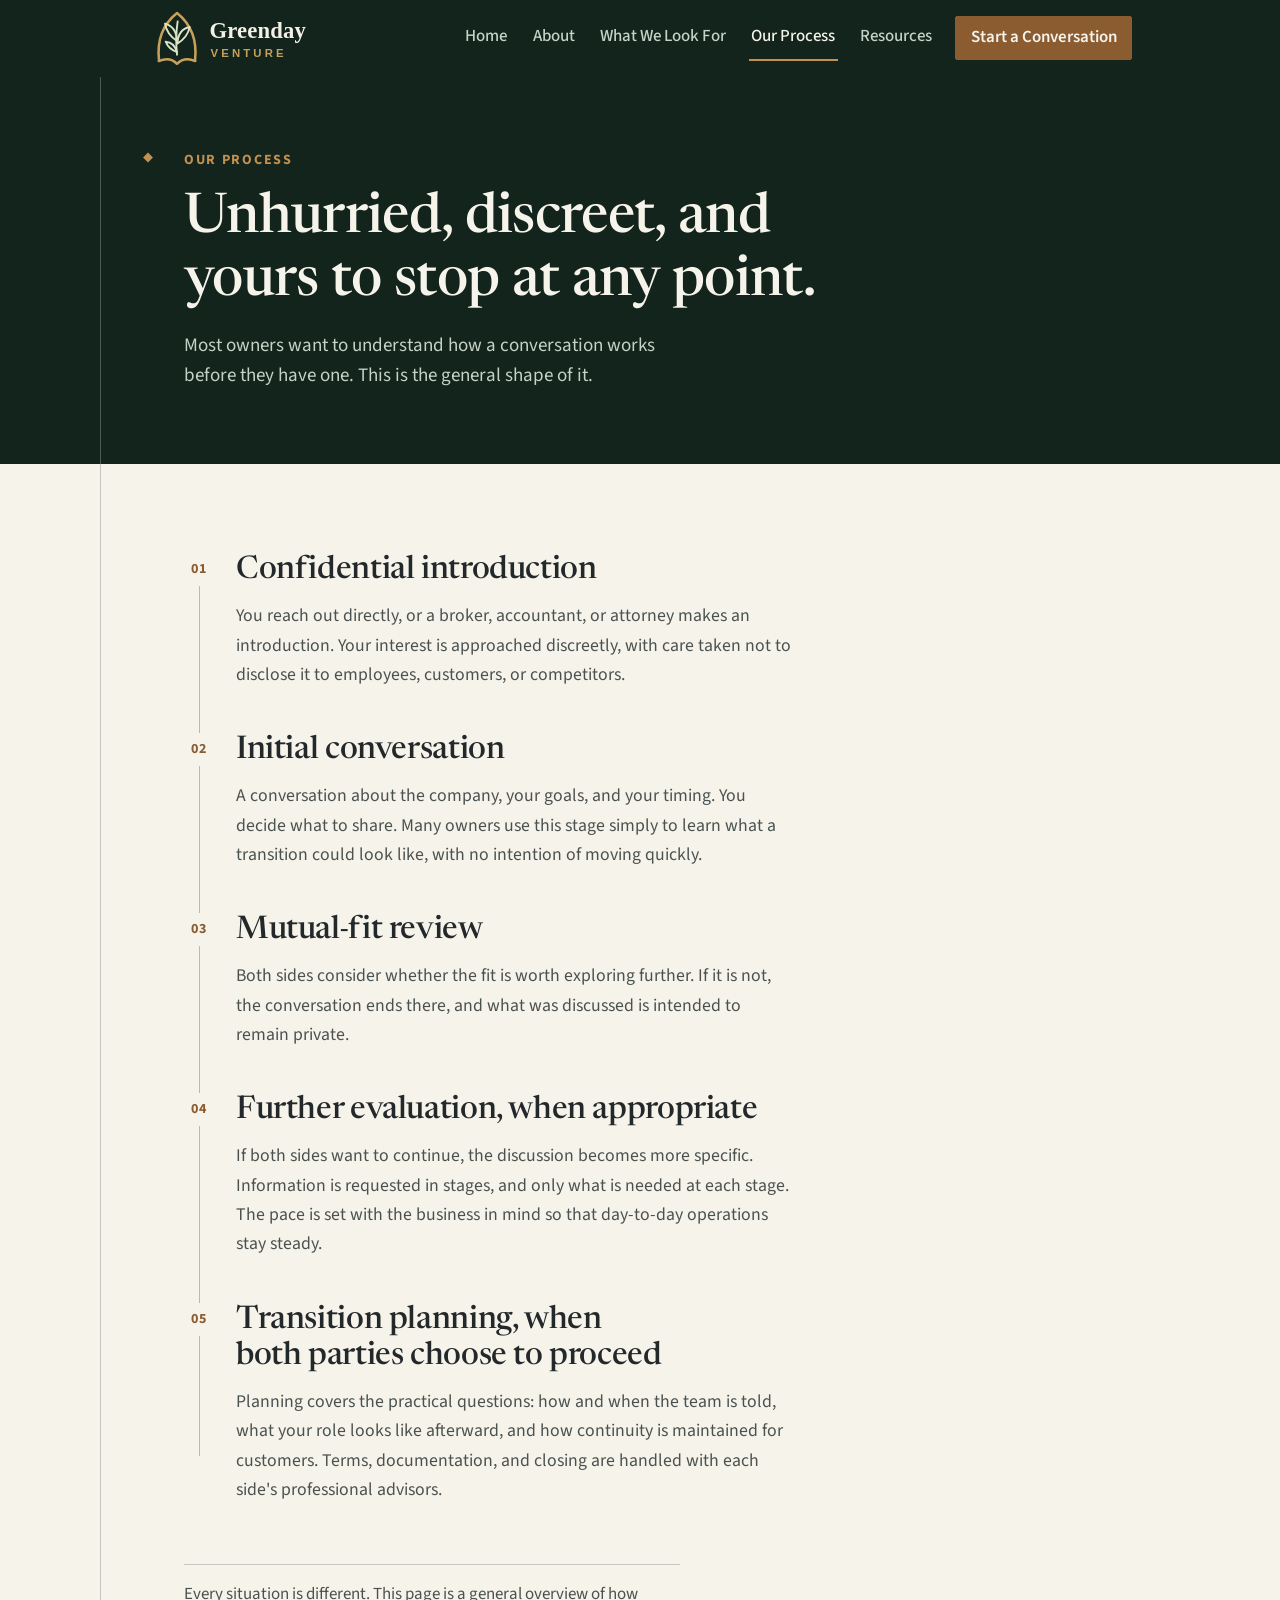
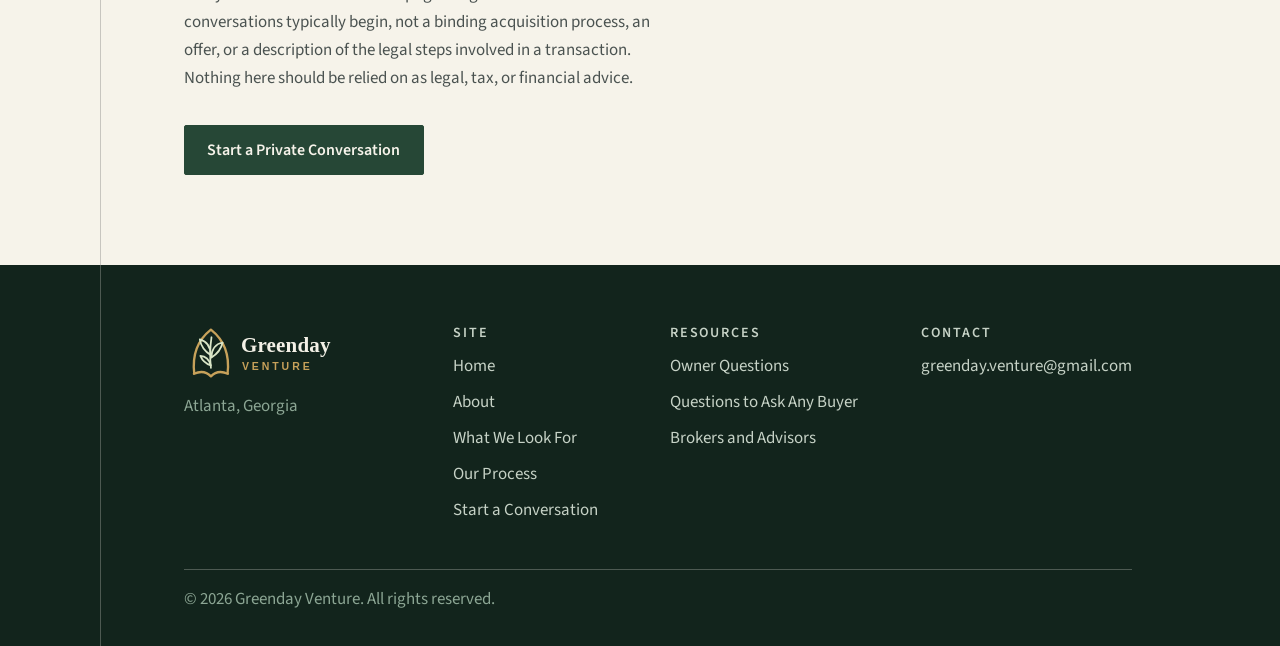
<file: process.html>
<!DOCTYPE html>
<html lang="en">
<head>
<meta charset="utf-8">
<meta name="viewport" content="width=device-width, initial-scale=1">
<title>Our Process | Greenday Venture</title>
<meta name="description" content="A general overview of how a conversation with Greenday Venture typically begins, from a confidential introduction through transition planning when both parties choose to proceed.">

<!-- TODO: Client confirmation required: final public domain for canonical and Open Graph URLs. -->
<link rel="canonical" href="https://bazeocrisy.github.io/Greenday_Ventures/process.html">
<meta property="og:type" content="website">
<meta property="og:site_name" content="Greenday Venture">
<meta property="og:locale" content="en_US">
<meta property="og:title" content="Our Process | Greenday Venture">
<meta property="og:description" content="How a confidential conversation with Greenday Venture typically begins and unfolds.">
<meta property="og:url" content="https://bazeocrisy.github.io/Greenday_Ventures/process.html">
<meta property="og:image" content="https://bazeocrisy.github.io/Greenday_Ventures/Assets/og-image.png">
<meta property="og:image:width" content="1200">
<meta property="og:image:height" content="630">
<meta property="og:image:alt" content="Greenday Venture — a thoughtful next chapter for the business you built.">
<meta name="twitter:card" content="summary_large_image">

<link rel="preconnect" href="https://fonts.googleapis.com">
<link rel="preconnect" href="https://fonts.gstatic.com" crossorigin>
<!-- Stylesheet is fetched at high priority, then applied once loaded, so a slow
     font server cannot block first paint. The noscript copy keeps it working
     without JavaScript. -->
<link rel="preload" as="style" href="https://fonts.googleapis.com/css2?family=Newsreader:ital,opsz,wght@0,6..72,400;0,6..72,500;0,6..72,600;1,6..72,400&amp;family=Source+Sans+3:wght@400;500;600;700&amp;display=swap" onload="this.onload=null;this.rel='stylesheet'">
<noscript><link rel="stylesheet" href="https://fonts.googleapis.com/css2?family=Newsreader:ital,opsz,wght@0,6..72,400;0,6..72,500;0,6..72,600;1,6..72,400&amp;family=Source+Sans+3:wght@400;500;600;700&amp;display=swap"></noscript>
<link rel="stylesheet" href="styles.css">
<link rel="icon" href="Assets/greenday-venture-icon.svg" type="image/svg+xml">
<link rel="icon" href="Assets/favicon-32.png" sizes="32x32" type="image/png">
<link rel="icon" href="Assets/favicon.ico" sizes="any">
<link rel="apple-touch-icon" href="Assets/apple-touch-icon.png">
<script>document.documentElement.classList.add('js');</script>
</head>
<body>
<a class="skip-link" href="#main">Skip to main content</a>

<header class="site-header">
  <div class="wrap header-bar">
    <!-- Temporary Greenday Venture logo concept pending client approval. The SVG
         is still a concept mark, not an approved logo. Replace with the client's
         official logo if supplied. -->
    <!-- Vector logo. Assets/greenday-venture-logo-source.svg is the supplied file,
         preserved unchanged. This web copy differs only in its viewBox (the
         supplied frame carried ~40% empty space to the right of the artwork) and
         in a broader system-font fallback list. No path, colour, position or
         proportion was altered. -->
    <a class="site-logo-link" href="index.html">
      <img class="site-logo" src="Assets/greenday-venture-logo.svg" alt="Greenday Venture" width="650" height="192">
    </a>
    <button class="nav-toggle" type="button" aria-expanded="false" aria-controls="primary-nav">
      <span class="nav-toggle-bars" aria-hidden="true"></span>
      Menu
    </button>
    <nav class="site-nav" id="primary-nav" aria-label="Main">
      <ul class="nav-list">
        <li><a href="index.html">Home</a></li>
        <li><a href="about.html">About</a></li>
        <li><a href="criteria.html">What We Look For</a></li>
        <li><a href="process.html" aria-current="page">Our Process</a></li>
        <li><a href="resources.html">Resources</a></li>
        <li class="nav-cta"><a href="contact.html">Start a Conversation</a></li>
      </ul>
    </nav>
  </div>
</header>

<main id="main">

  <section class="page-head">
    <div class="wrap">
      <p class="eyebrow marked">Our Process</p>
      <h1>Unhurried, discreet, and yours to stop at any point.</h1>
      <p class="lede">Most owners want to understand how a conversation works before they have one. This is the general shape of it.</p>
    </div>
  </section>

  <section class="section">
    <div class="wrap">
      <ol class="process-steps">
        <li>
          <h2>Confidential introduction</h2>
          <p>You reach out directly, or a broker, accountant, or attorney makes an introduction. Your interest is approached discreetly, with care taken not to disclose it to employees, customers, or competitors.</p>
        </li>
        <li>
          <h2>Initial conversation</h2>
          <p>A conversation about the company, your goals, and your timing. You decide what to share. Many owners use this stage simply to learn what a transition could look like, with no intention of moving quickly.</p>
        </li>
        <li>
          <h2>Mutual-fit review</h2>
          <p>Both sides consider whether the fit is worth exploring further. If it is not, the conversation ends there, and what was discussed is intended to remain private.</p>
        </li>
        <li>
          <h2>Further evaluation, when appropriate</h2>
          <p>If both sides want to continue, the discussion becomes more specific. Information is requested in stages, and only what is needed at each stage. The pace is set with the business in mind so that day-to-day operations stay steady.</p>
        </li>
        <li>
          <h2>Transition planning, when both parties choose to proceed</h2>
          <p>Planning covers the practical questions: how and when the team is told, what your role looks like afterward, and how continuity is maintained for customers. Terms, documentation, and closing are handled with each side's professional advisors.</p>
        </li>
      </ol>

      <p class="disclaimer">Every situation is different. This page is a general overview of how conversations typically begin, not a binding acquisition process, an offer, or a description of the legal steps involved in a transaction. Nothing here should be relied on as legal, tax, or financial advice.</p>

      <p class="btn-row"><a class="btn btn--primary" href="contact.html">Start a Private Conversation</a></p>
      <!-- TODO: Client confirmation required: whether Jermane wants to publish
           typical timelines, response times, or a scheduling link. None are
           published here, and no booking system is connected. -->
    </div>
  </section>

</main>

<footer class="site-footer">
  <div class="wrap">
    <div class="footer-grid">
      <div class="footer-brand">
        <img class="footer-logo" src="Assets/greenday-venture-logo.svg" alt="Greenday Venture" width="650" height="192">
        <p>Atlanta, Georgia</p>
      </div>
      <div class="footer-nav">
        <h2>Site</h2>
        <ul>
          <li><a href="index.html">Home</a></li>
          <li><a href="about.html">About</a></li>
          <li><a href="criteria.html">What We Look For</a></li>
          <li><a href="process.html">Our Process</a></li>
          <li><a href="contact.html">Start a Conversation</a></li>
        </ul>
      </div>
      <div class="footer-nav">
        <h2>Resources</h2>
        <ul>
          <li><a href="faq.html">Owner Questions</a></li>
          <li><a href="questions-for-buyers.html">Questions to Ask Any Buyer</a></li>
          <li><a href="brokers.html">Brokers and Advisors</a></li>
        </ul>
      </div>
      <div class="footer-contact">
        <h2>Contact</h2>
        <p><a href="mailto:greenday.venture@gmail.com">greenday.venture@gmail.com</a></p>
      </div>
    </div>
    <div class="footer-legal">
      <p>&copy; <span data-current-year>2026</span> Greenday Venture. All rights reserved.</p>
    </div>
  </div>
</footer>

<script src="script.js" defer></script>
</body>
</html>
</file>
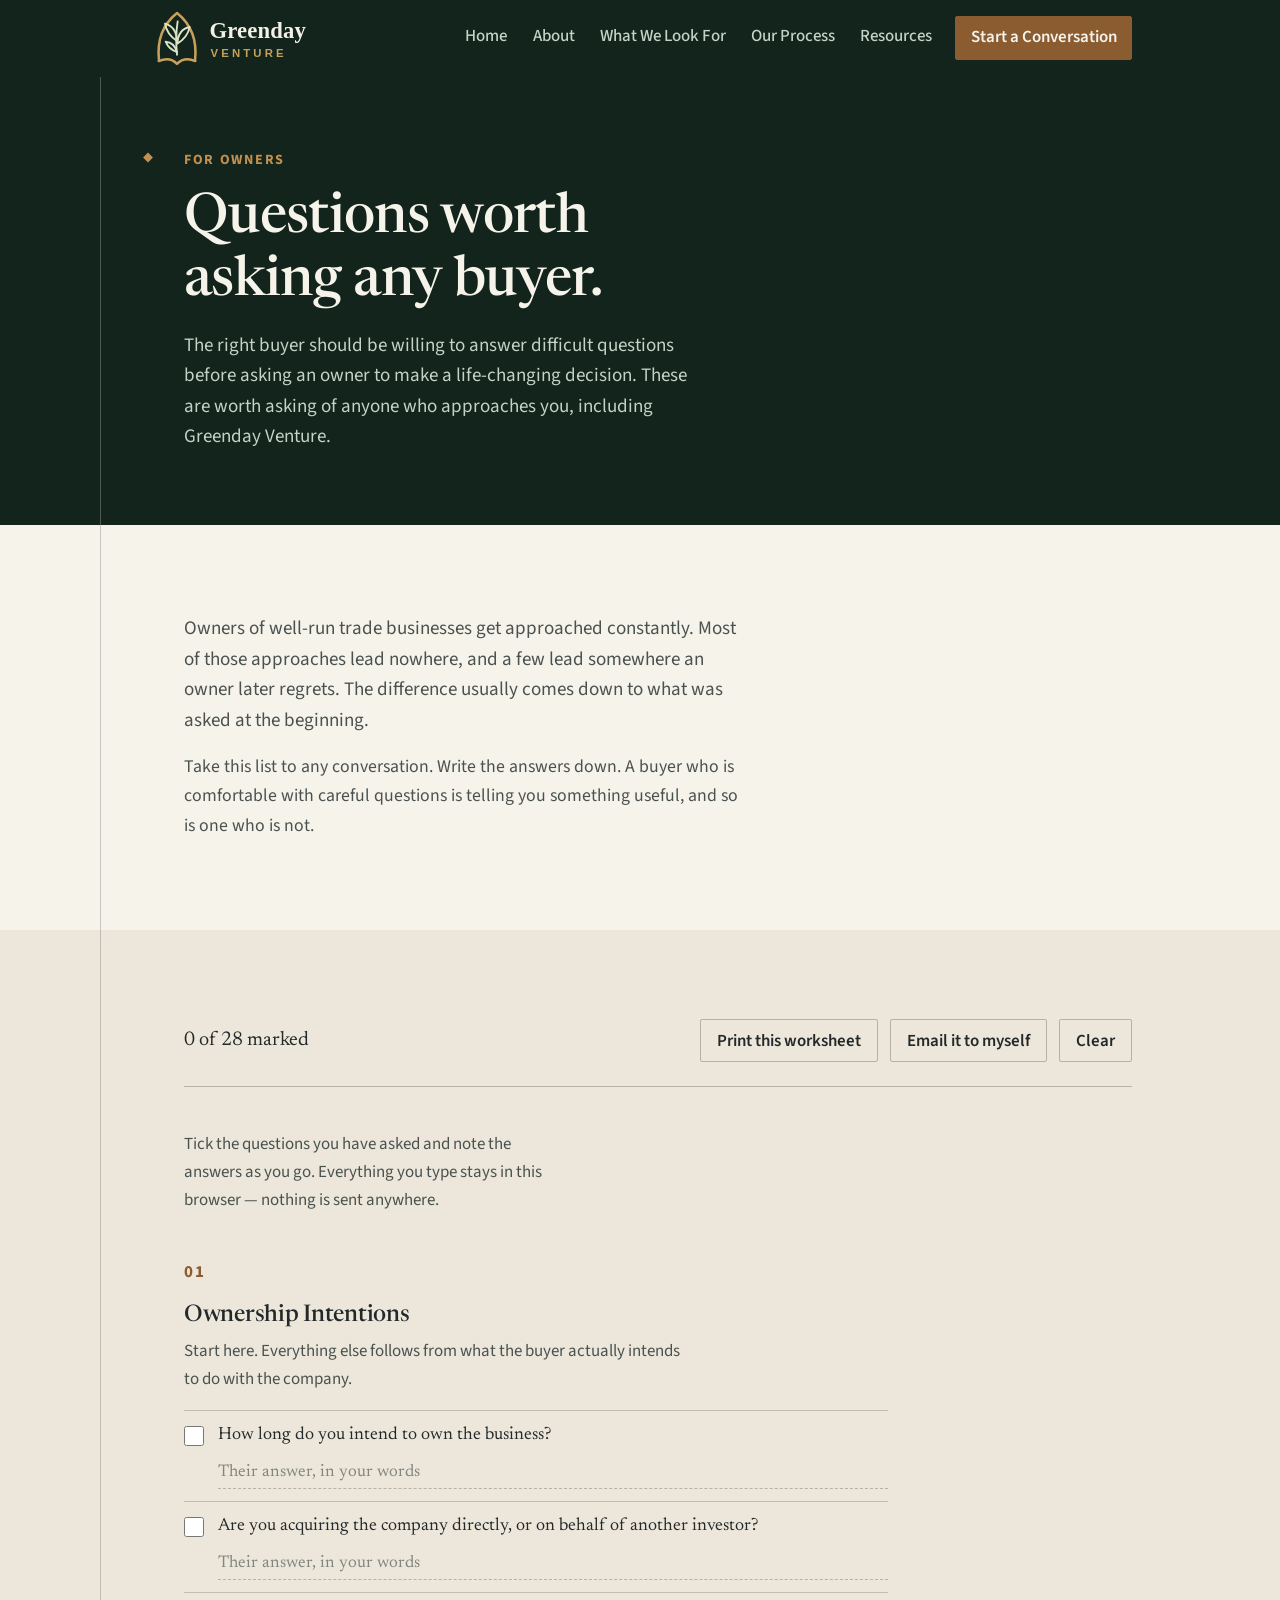
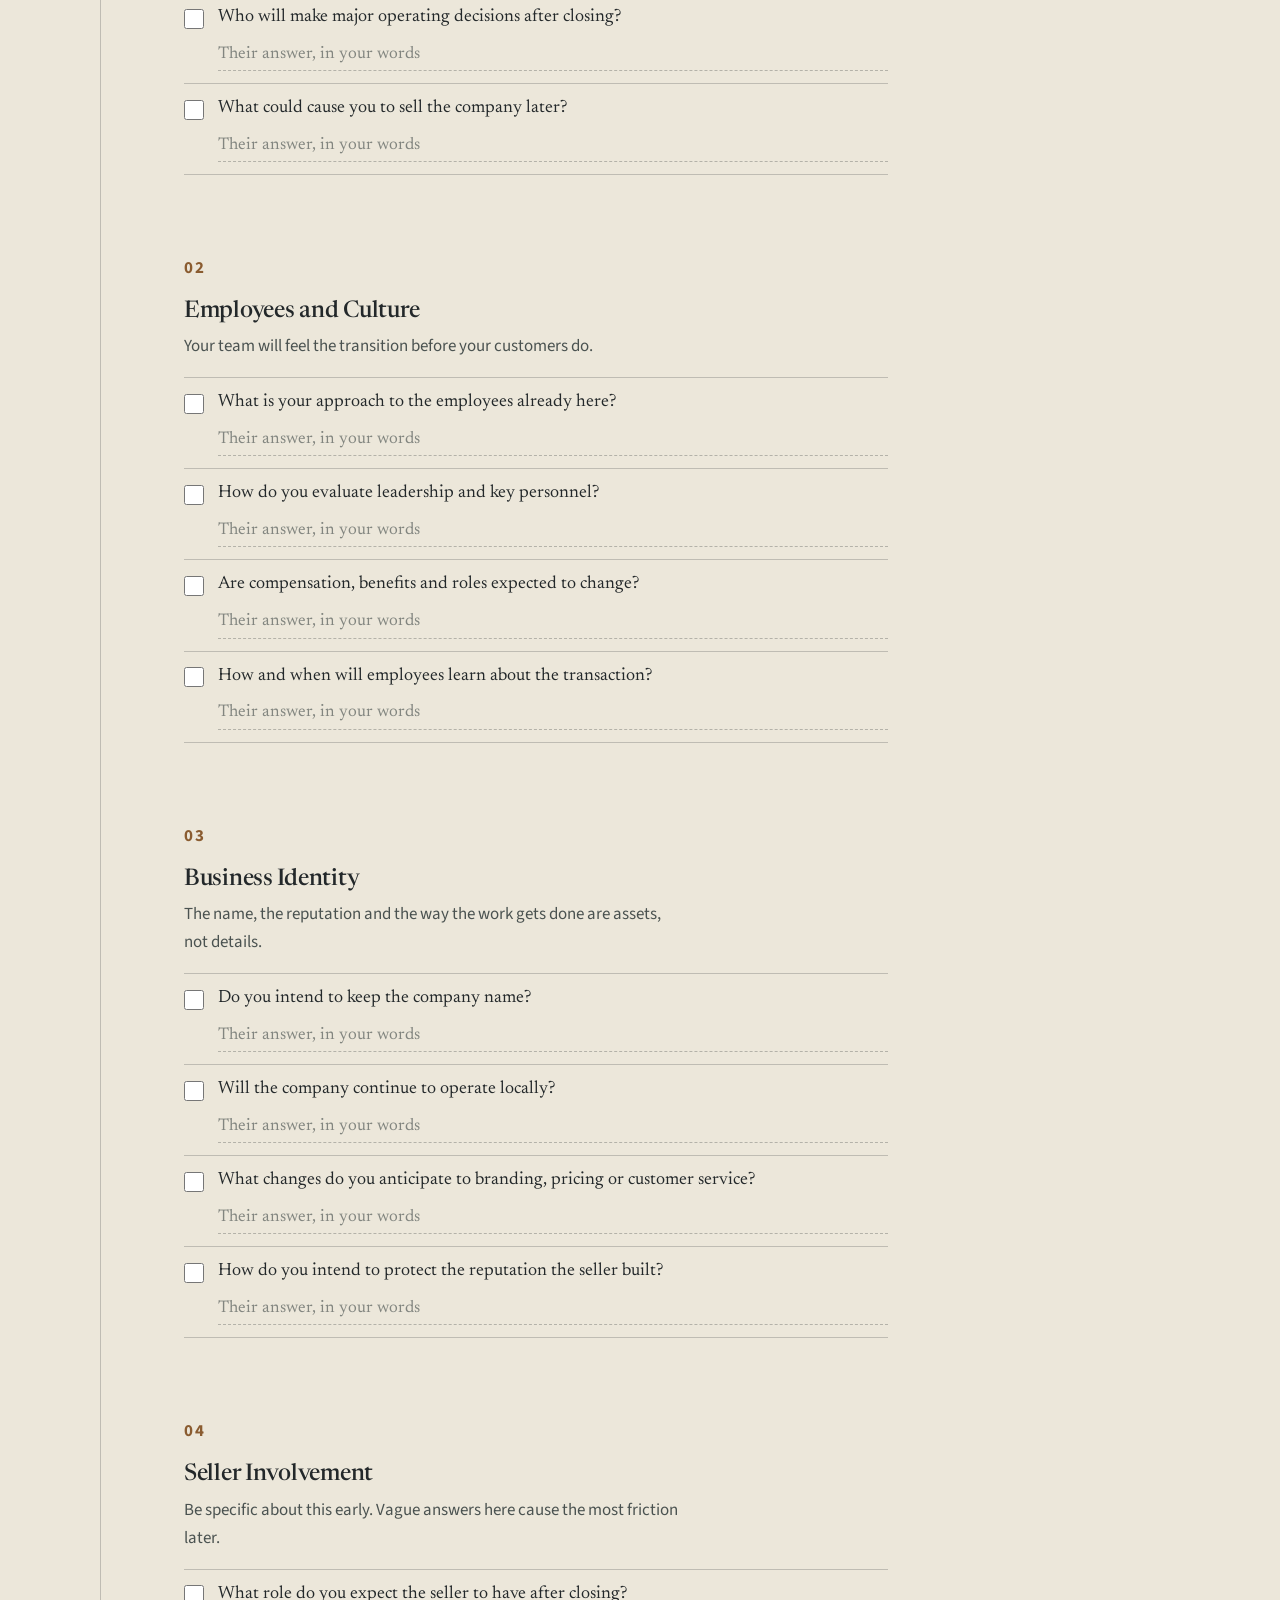
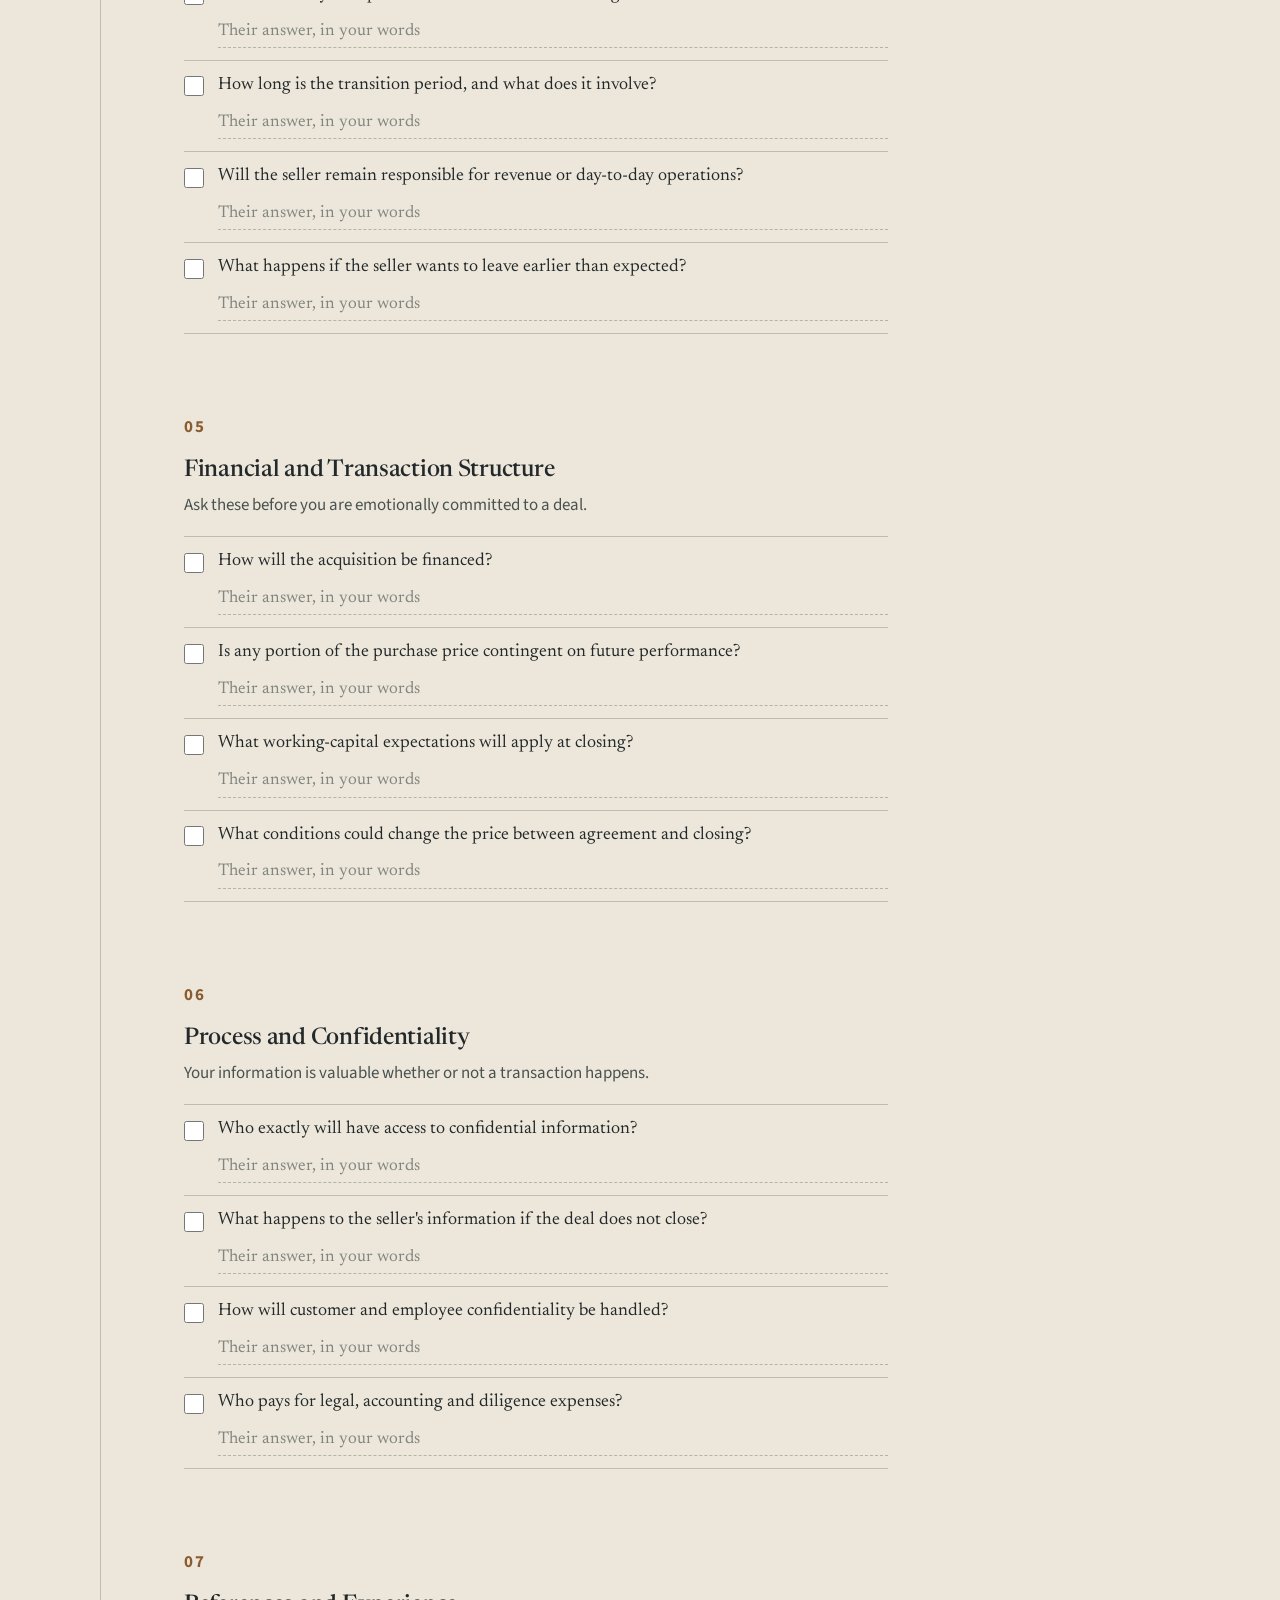
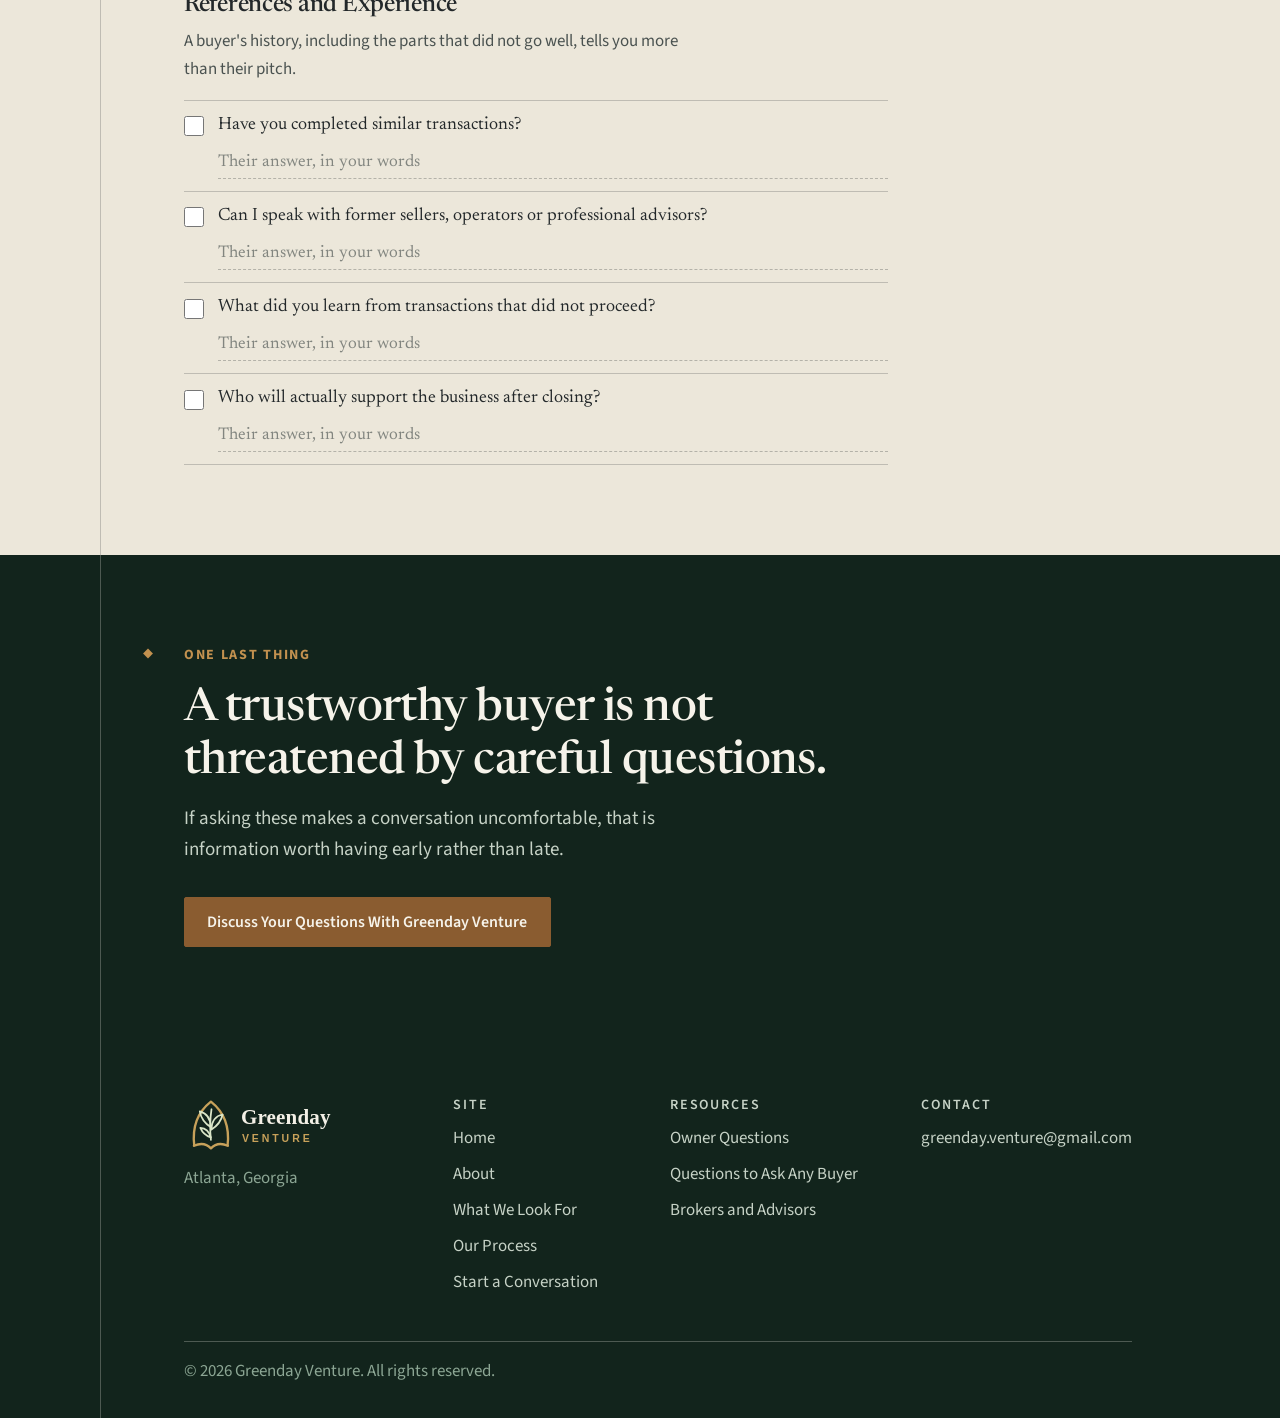
<file: questions-for-buyers.html>
<!DOCTYPE html>
<html lang="en">
<head>
<meta charset="utf-8">
<meta name="viewport" content="width=device-width, initial-scale=1">
<title>Questions Worth Asking Any Buyer | Greenday Venture</title>
<meta name="description" content="A free guide for owners of home-service businesses: the questions worth asking any potential buyer about ownership intentions, employees, company identity, seller involvement, deal structure and confidentiality.">

<!-- TODO: Client confirmation required: final public domain for canonical and Open Graph URLs. -->
<link rel="canonical" href="https://bazeocrisy.github.io/Greenday_Ventures/questions-for-buyers.html">
<meta property="og:type" content="website">
<meta property="og:site_name" content="Greenday Venture">
<meta property="og:locale" content="en_US">
<meta property="og:title" content="Questions Worth Asking Any Buyer | Greenday Venture">
<meta property="og:description" content="The questions worth asking any potential buyer, whether or not you ever speak to Greenday Venture.">
<meta property="og:url" content="https://bazeocrisy.github.io/Greenday_Ventures/questions-for-buyers.html">
<meta property="og:image" content="https://bazeocrisy.github.io/Greenday_Ventures/Assets/og-image.png">
<meta property="og:image:width" content="1200">
<meta property="og:image:height" content="630">
<meta property="og:image:alt" content="Greenday Venture — a thoughtful next chapter for the business you built.">
<meta name="twitter:card" content="summary_large_image">

<link rel="preconnect" href="https://fonts.googleapis.com">
<link rel="preconnect" href="https://fonts.gstatic.com" crossorigin>
<!-- Stylesheet is fetched at high priority, then applied once loaded, so a slow
     font server cannot block first paint. The noscript copy keeps it working
     without JavaScript. -->
<link rel="preload" as="style" href="https://fonts.googleapis.com/css2?family=Newsreader:ital,opsz,wght@0,6..72,400;0,6..72,500;0,6..72,600;1,6..72,400&amp;family=Source+Sans+3:wght@400;500;600;700&amp;display=swap" onload="this.onload=null;this.rel='stylesheet'">
<noscript><link rel="stylesheet" href="https://fonts.googleapis.com/css2?family=Newsreader:ital,opsz,wght@0,6..72,400;0,6..72,500;0,6..72,600;1,6..72,400&amp;family=Source+Sans+3:wght@400;500;600;700&amp;display=swap"></noscript>
<link rel="stylesheet" href="styles.css">
<link rel="icon" href="Assets/greenday-venture-icon.svg" type="image/svg+xml">
<link rel="icon" href="Assets/favicon-32.png" sizes="32x32" type="image/png">
<link rel="icon" href="Assets/favicon.ico" sizes="any">
<link rel="apple-touch-icon" href="Assets/apple-touch-icon.png">
<script>document.documentElement.classList.add('js');</script>
</head>
<body>
<a class="skip-link" href="#main">Skip to main content</a>

<header class="site-header">
  <div class="wrap header-bar">
    <!-- Temporary Greenday Venture logo concept pending client approval. The SVG
         is still a concept mark, not an approved logo. Replace with the client's
         official logo if supplied. -->
    <a class="site-logo-link" href="index.html">
      <img class="site-logo" src="Assets/greenday-venture-logo.svg" alt="Greenday Venture" width="650" height="192">
    </a>
    <button class="nav-toggle" type="button" aria-expanded="false" aria-controls="primary-nav">
      <span class="nav-toggle-bars" aria-hidden="true"></span>
      Menu
    </button>
    <nav class="site-nav" id="primary-nav" aria-label="Main">
      <ul class="nav-list">
        <li><a href="index.html">Home</a></li>
        <li><a href="about.html">About</a></li>
        <li><a href="criteria.html">What We Look For</a></li>
        <li><a href="process.html">Our Process</a></li>
        <li><a href="resources.html" aria-current="true">Resources</a></li>
        <li class="nav-cta"><a href="contact.html">Start a Conversation</a></li>
      </ul>
    </nav>
  </div>
</header>

<main id="main">

  <section class="page-head">
    <div class="wrap">
      <p class="eyebrow marked">For Owners</p>
      <h1>Questions worth asking any buyer.</h1>
      <p class="lede">The right buyer should be willing to answer difficult questions before asking an owner to make a life-changing decision. These are worth asking of anyone who approaches you, including Greenday Venture.</p>
    </div>
  </section>

  <!-- Draft content pending Jermane Lamb's review and approval. -->
  <section class="section">
    <div class="wrap">
      <p class="lede">Owners of well-run trade businesses get approached constantly. Most of those approaches lead nowhere, and a few lead somewhere an owner later regrets. The difference usually comes down to what was asked at the beginning.</p>
      <p>Take this list to any conversation. Write the answers down. A buyer who is comfortable with careful questions is telling you something useful, and so is one who is not.</p>
    </div>
  </section>

  <section class="section section--alt worksheet">
    <div class="wrap">
      <!-- Progressive enhancement: without JavaScript these stay as ordinary
           checkboxes and text fields that still work on paper. The toolbar is
           only shown when JavaScript can actually drive it. -->
      <div class="worksheet-tools">
        <p class="worksheet-progress" role="status" aria-live="polite" data-progress>0 of 28 marked</p>
        <div class="worksheet-actions">
          <button class="btn btn--secondary" type="button" data-print>Print this worksheet</button>
          <button class="btn btn--secondary" type="button" data-email>Email it to myself</button>
          <button class="btn btn--secondary" type="button" data-clear>Clear</button>
        </div>
      </div>
      <p class="worksheet-hint">Tick the questions you have asked and note the answers as you go. Everything you type stays in this browser &mdash; nothing is sent anywhere.</p>
      <div class="qgroups">
      <div class="qgroup">
        <p class="qgroup-index" aria-hidden="true">01</p>
        <h2>Ownership Intentions</h2>
        <p>Start here. Everything else follows from what the buyer actually intends to do with the company.</p>
        <ul class="qgroup-list worksheet-list">
          <li class="qitem">
            <input class="qitem-check" type="checkbox" id="q1-1" data-q>
            <label class="qitem-label" for="q1-1">How long do you intend to own the business?</label>
            <label class="visually-hidden" for="q1-1-n">Notes on: How long do you intend to own the business?</label>
            <textarea class="qitem-note" id="q1-1-n" rows="1" data-note placeholder="Their answer, in your words"></textarea>
          </li>
          <li class="qitem">
            <input class="qitem-check" type="checkbox" id="q1-2" data-q>
            <label class="qitem-label" for="q1-2">Are you acquiring the company directly, or on behalf of another investor?</label>
            <label class="visually-hidden" for="q1-2-n">Notes on: Are you acquiring the company directly, or on behalf of another investor?</label>
            <textarea class="qitem-note" id="q1-2-n" rows="1" data-note placeholder="Their answer, in your words"></textarea>
          </li>
          <li class="qitem">
            <input class="qitem-check" type="checkbox" id="q1-3" data-q>
            <label class="qitem-label" for="q1-3">Who will make major operating decisions after closing?</label>
            <label class="visually-hidden" for="q1-3-n">Notes on: Who will make major operating decisions after closing?</label>
            <textarea class="qitem-note" id="q1-3-n" rows="1" data-note placeholder="Their answer, in your words"></textarea>
          </li>
          <li class="qitem">
            <input class="qitem-check" type="checkbox" id="q1-4" data-q>
            <label class="qitem-label" for="q1-4">What could cause you to sell the company later?</label>
            <label class="visually-hidden" for="q1-4-n">Notes on: What could cause you to sell the company later?</label>
            <textarea class="qitem-note" id="q1-4-n" rows="1" data-note placeholder="Their answer, in your words"></textarea>
          </li>
        </ul>
      </div>
      <div class="qgroup">
        <p class="qgroup-index" aria-hidden="true">02</p>
        <h2>Employees and Culture</h2>
        <p>Your team will feel the transition before your customers do.</p>
        <ul class="qgroup-list worksheet-list">
          <li class="qitem">
            <input class="qitem-check" type="checkbox" id="q2-1" data-q>
            <label class="qitem-label" for="q2-1">What is your approach to the employees already here?</label>
            <label class="visually-hidden" for="q2-1-n">Notes on: What is your approach to the employees already here?</label>
            <textarea class="qitem-note" id="q2-1-n" rows="1" data-note placeholder="Their answer, in your words"></textarea>
          </li>
          <li class="qitem">
            <input class="qitem-check" type="checkbox" id="q2-2" data-q>
            <label class="qitem-label" for="q2-2">How do you evaluate leadership and key personnel?</label>
            <label class="visually-hidden" for="q2-2-n">Notes on: How do you evaluate leadership and key personnel?</label>
            <textarea class="qitem-note" id="q2-2-n" rows="1" data-note placeholder="Their answer, in your words"></textarea>
          </li>
          <li class="qitem">
            <input class="qitem-check" type="checkbox" id="q2-3" data-q>
            <label class="qitem-label" for="q2-3">Are compensation, benefits and roles expected to change?</label>
            <label class="visually-hidden" for="q2-3-n">Notes on: Are compensation, benefits and roles expected to change?</label>
            <textarea class="qitem-note" id="q2-3-n" rows="1" data-note placeholder="Their answer, in your words"></textarea>
          </li>
          <li class="qitem">
            <input class="qitem-check" type="checkbox" id="q2-4" data-q>
            <label class="qitem-label" for="q2-4">How and when will employees learn about the transaction?</label>
            <label class="visually-hidden" for="q2-4-n">Notes on: How and when will employees learn about the transaction?</label>
            <textarea class="qitem-note" id="q2-4-n" rows="1" data-note placeholder="Their answer, in your words"></textarea>
          </li>
        </ul>
      </div>
      <div class="qgroup">
        <p class="qgroup-index" aria-hidden="true">03</p>
        <h2>Business Identity</h2>
        <p>The name, the reputation and the way the work gets done are assets, not details.</p>
        <ul class="qgroup-list worksheet-list">
          <li class="qitem">
            <input class="qitem-check" type="checkbox" id="q3-1" data-q>
            <label class="qitem-label" for="q3-1">Do you intend to keep the company name?</label>
            <label class="visually-hidden" for="q3-1-n">Notes on: Do you intend to keep the company name?</label>
            <textarea class="qitem-note" id="q3-1-n" rows="1" data-note placeholder="Their answer, in your words"></textarea>
          </li>
          <li class="qitem">
            <input class="qitem-check" type="checkbox" id="q3-2" data-q>
            <label class="qitem-label" for="q3-2">Will the company continue to operate locally?</label>
            <label class="visually-hidden" for="q3-2-n">Notes on: Will the company continue to operate locally?</label>
            <textarea class="qitem-note" id="q3-2-n" rows="1" data-note placeholder="Their answer, in your words"></textarea>
          </li>
          <li class="qitem">
            <input class="qitem-check" type="checkbox" id="q3-3" data-q>
            <label class="qitem-label" for="q3-3">What changes do you anticipate to branding, pricing or customer service?</label>
            <label class="visually-hidden" for="q3-3-n">Notes on: What changes do you anticipate to branding, pricing or customer service?</label>
            <textarea class="qitem-note" id="q3-3-n" rows="1" data-note placeholder="Their answer, in your words"></textarea>
          </li>
          <li class="qitem">
            <input class="qitem-check" type="checkbox" id="q3-4" data-q>
            <label class="qitem-label" for="q3-4">How do you intend to protect the reputation the seller built?</label>
            <label class="visually-hidden" for="q3-4-n">Notes on: How do you intend to protect the reputation the seller built?</label>
            <textarea class="qitem-note" id="q3-4-n" rows="1" data-note placeholder="Their answer, in your words"></textarea>
          </li>
        </ul>
      </div>
      <div class="qgroup">
        <p class="qgroup-index" aria-hidden="true">04</p>
        <h2>Seller Involvement</h2>
        <p>Be specific about this early. Vague answers here cause the most friction later.</p>
        <ul class="qgroup-list worksheet-list">
          <li class="qitem">
            <input class="qitem-check" type="checkbox" id="q4-1" data-q>
            <label class="qitem-label" for="q4-1">What role do you expect the seller to have after closing?</label>
            <label class="visually-hidden" for="q4-1-n">Notes on: What role do you expect the seller to have after closing?</label>
            <textarea class="qitem-note" id="q4-1-n" rows="1" data-note placeholder="Their answer, in your words"></textarea>
          </li>
          <li class="qitem">
            <input class="qitem-check" type="checkbox" id="q4-2" data-q>
            <label class="qitem-label" for="q4-2">How long is the transition period, and what does it involve?</label>
            <label class="visually-hidden" for="q4-2-n">Notes on: How long is the transition period, and what does it involve?</label>
            <textarea class="qitem-note" id="q4-2-n" rows="1" data-note placeholder="Their answer, in your words"></textarea>
          </li>
          <li class="qitem">
            <input class="qitem-check" type="checkbox" id="q4-3" data-q>
            <label class="qitem-label" for="q4-3">Will the seller remain responsible for revenue or day-to-day operations?</label>
            <label class="visually-hidden" for="q4-3-n">Notes on: Will the seller remain responsible for revenue or day-to-day operations?</label>
            <textarea class="qitem-note" id="q4-3-n" rows="1" data-note placeholder="Their answer, in your words"></textarea>
          </li>
          <li class="qitem">
            <input class="qitem-check" type="checkbox" id="q4-4" data-q>
            <label class="qitem-label" for="q4-4">What happens if the seller wants to leave earlier than expected?</label>
            <label class="visually-hidden" for="q4-4-n">Notes on: What happens if the seller wants to leave earlier than expected?</label>
            <textarea class="qitem-note" id="q4-4-n" rows="1" data-note placeholder="Their answer, in your words"></textarea>
          </li>
        </ul>
      </div>
      <div class="qgroup">
        <p class="qgroup-index" aria-hidden="true">05</p>
        <h2>Financial and Transaction Structure</h2>
        <p>Ask these before you are emotionally committed to a deal.</p>
        <ul class="qgroup-list worksheet-list">
          <li class="qitem">
            <input class="qitem-check" type="checkbox" id="q5-1" data-q>
            <label class="qitem-label" for="q5-1">How will the acquisition be financed?</label>
            <label class="visually-hidden" for="q5-1-n">Notes on: How will the acquisition be financed?</label>
            <textarea class="qitem-note" id="q5-1-n" rows="1" data-note placeholder="Their answer, in your words"></textarea>
          </li>
          <li class="qitem">
            <input class="qitem-check" type="checkbox" id="q5-2" data-q>
            <label class="qitem-label" for="q5-2">Is any portion of the purchase price contingent on future performance?</label>
            <label class="visually-hidden" for="q5-2-n">Notes on: Is any portion of the purchase price contingent on future performance?</label>
            <textarea class="qitem-note" id="q5-2-n" rows="1" data-note placeholder="Their answer, in your words"></textarea>
          </li>
          <li class="qitem">
            <input class="qitem-check" type="checkbox" id="q5-3" data-q>
            <label class="qitem-label" for="q5-3">What working-capital expectations will apply at closing?</label>
            <label class="visually-hidden" for="q5-3-n">Notes on: What working-capital expectations will apply at closing?</label>
            <textarea class="qitem-note" id="q5-3-n" rows="1" data-note placeholder="Their answer, in your words"></textarea>
          </li>
          <li class="qitem">
            <input class="qitem-check" type="checkbox" id="q5-4" data-q>
            <label class="qitem-label" for="q5-4">What conditions could change the price between agreement and closing?</label>
            <label class="visually-hidden" for="q5-4-n">Notes on: What conditions could change the price between agreement and closing?</label>
            <textarea class="qitem-note" id="q5-4-n" rows="1" data-note placeholder="Their answer, in your words"></textarea>
          </li>
        </ul>
      </div>
      <div class="qgroup">
        <p class="qgroup-index" aria-hidden="true">06</p>
        <h2>Process and Confidentiality</h2>
        <p>Your information is valuable whether or not a transaction happens.</p>
        <ul class="qgroup-list worksheet-list">
          <li class="qitem">
            <input class="qitem-check" type="checkbox" id="q6-1" data-q>
            <label class="qitem-label" for="q6-1">Who exactly will have access to confidential information?</label>
            <label class="visually-hidden" for="q6-1-n">Notes on: Who exactly will have access to confidential information?</label>
            <textarea class="qitem-note" id="q6-1-n" rows="1" data-note placeholder="Their answer, in your words"></textarea>
          </li>
          <li class="qitem">
            <input class="qitem-check" type="checkbox" id="q6-2" data-q>
            <label class="qitem-label" for="q6-2">What happens to the seller's information if the deal does not close?</label>
            <label class="visually-hidden" for="q6-2-n">Notes on: What happens to the seller's information if the deal does not close?</label>
            <textarea class="qitem-note" id="q6-2-n" rows="1" data-note placeholder="Their answer, in your words"></textarea>
          </li>
          <li class="qitem">
            <input class="qitem-check" type="checkbox" id="q6-3" data-q>
            <label class="qitem-label" for="q6-3">How will customer and employee confidentiality be handled?</label>
            <label class="visually-hidden" for="q6-3-n">Notes on: How will customer and employee confidentiality be handled?</label>
            <textarea class="qitem-note" id="q6-3-n" rows="1" data-note placeholder="Their answer, in your words"></textarea>
          </li>
          <li class="qitem">
            <input class="qitem-check" type="checkbox" id="q6-4" data-q>
            <label class="qitem-label" for="q6-4">Who pays for legal, accounting and diligence expenses?</label>
            <label class="visually-hidden" for="q6-4-n">Notes on: Who pays for legal, accounting and diligence expenses?</label>
            <textarea class="qitem-note" id="q6-4-n" rows="1" data-note placeholder="Their answer, in your words"></textarea>
          </li>
        </ul>
      </div>
      <div class="qgroup">
        <p class="qgroup-index" aria-hidden="true">07</p>
        <h2>References and Experience</h2>
        <p>A buyer's history, including the parts that did not go well, tells you more than their pitch.</p>
        <ul class="qgroup-list worksheet-list">
          <li class="qitem">
            <input class="qitem-check" type="checkbox" id="q7-1" data-q>
            <label class="qitem-label" for="q7-1">Have you completed similar transactions?</label>
            <label class="visually-hidden" for="q7-1-n">Notes on: Have you completed similar transactions?</label>
            <textarea class="qitem-note" id="q7-1-n" rows="1" data-note placeholder="Their answer, in your words"></textarea>
          </li>
          <li class="qitem">
            <input class="qitem-check" type="checkbox" id="q7-2" data-q>
            <label class="qitem-label" for="q7-2">Can I speak with former sellers, operators or professional advisors?</label>
            <label class="visually-hidden" for="q7-2-n">Notes on: Can I speak with former sellers, operators or professional advisors?</label>
            <textarea class="qitem-note" id="q7-2-n" rows="1" data-note placeholder="Their answer, in your words"></textarea>
          </li>
          <li class="qitem">
            <input class="qitem-check" type="checkbox" id="q7-3" data-q>
            <label class="qitem-label" for="q7-3">What did you learn from transactions that did not proceed?</label>
            <label class="visually-hidden" for="q7-3-n">Notes on: What did you learn from transactions that did not proceed?</label>
            <textarea class="qitem-note" id="q7-3-n" rows="1" data-note placeholder="Their answer, in your words"></textarea>
          </li>
          <li class="qitem">
            <input class="qitem-check" type="checkbox" id="q7-4" data-q>
            <label class="qitem-label" for="q7-4">Who will actually support the business after closing?</label>
            <label class="visually-hidden" for="q7-4-n">Notes on: Who will actually support the business after closing?</label>
            <textarea class="qitem-note" id="q7-4-n" rows="1" data-note placeholder="Their answer, in your words"></textarea>
          </li>
        </ul>
      </div>
      </div>
    </div>
  </section>

  <section class="section section--dark">
    <div class="wrap">
      <p class="eyebrow marked">One Last Thing</p>
      <h2>A trustworthy buyer is not threatened by careful questions.</h2>
      <p class="lede">If asking these makes a conversation uncomfortable, that is information worth having early rather than late.</p>
      <div class="btn-row">
        <a class="btn btn--primary" href="contact.html">Discuss Your Questions With Greenday Venture</a>
      </div>
    </div>
  </section>

</main>

<footer class="site-footer">
  <div class="wrap">
    <div class="footer-grid">
      <div class="footer-brand">
        <img class="footer-logo" src="Assets/greenday-venture-logo.svg" alt="Greenday Venture" width="650" height="192">
        <p>Atlanta, Georgia</p>
      </div>
      <div class="footer-nav">
        <h2>Site</h2>
        <ul>
          <li><a href="index.html">Home</a></li>
          <li><a href="about.html">About</a></li>
          <li><a href="criteria.html">What We Look For</a></li>
          <li><a href="process.html">Our Process</a></li>
          <li><a href="contact.html">Start a Conversation</a></li>
        </ul>
      </div>
      <div class="footer-nav">
        <h2>Resources</h2>
        <ul>
          <li><a href="faq.html">Owner Questions</a></li>
          <li><a href="questions-for-buyers.html">Questions to Ask Any Buyer</a></li>
          <li><a href="brokers.html">Brokers and Advisors</a></li>
        </ul>
      </div>
      <div class="footer-contact">
        <h2>Contact</h2>
        <p><a href="mailto:greenday.venture@gmail.com">greenday.venture@gmail.com</a></p>
      </div>
    </div>
    <div class="footer-legal">
      <p>&copy; <span data-current-year>2026</span> Greenday Venture. All rights reserved.</p>
    </div>
  </div>
</footer>

<script src="script.js" defer></script>
</body>
</html>
</file>
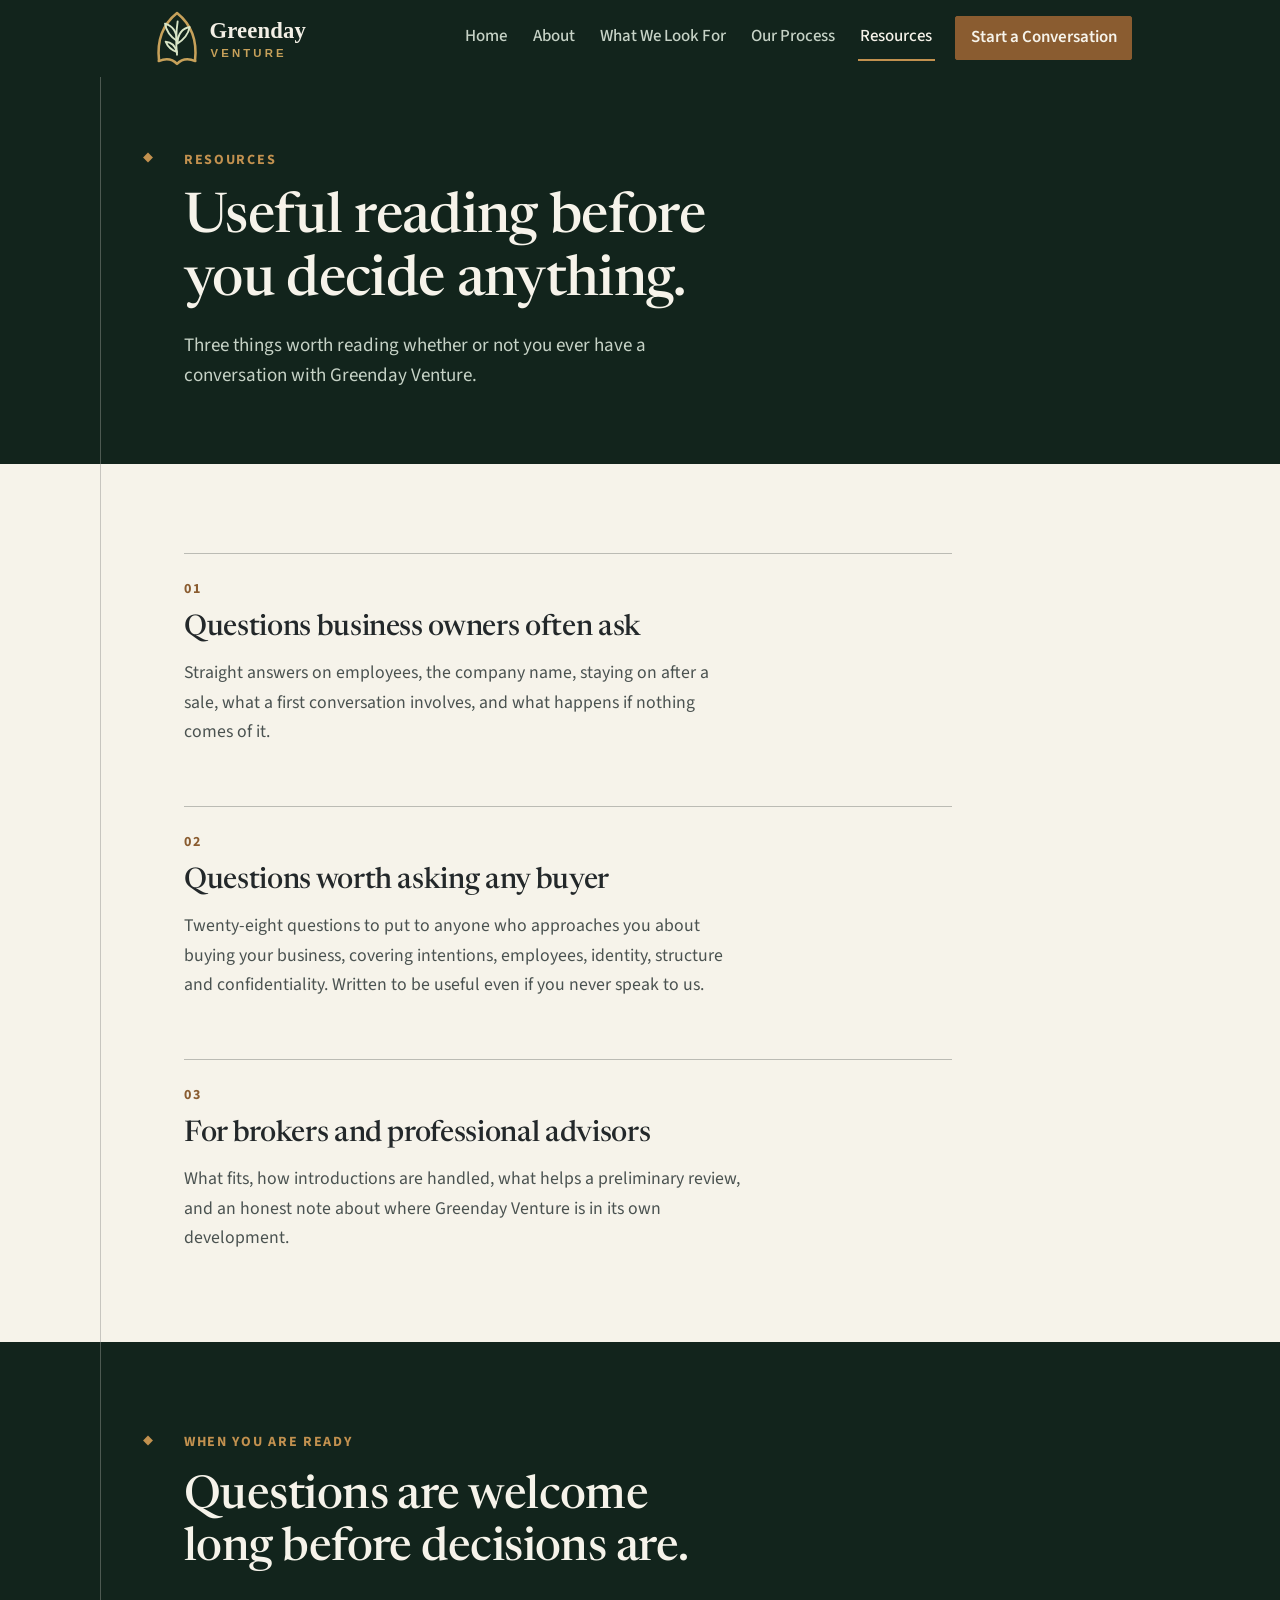
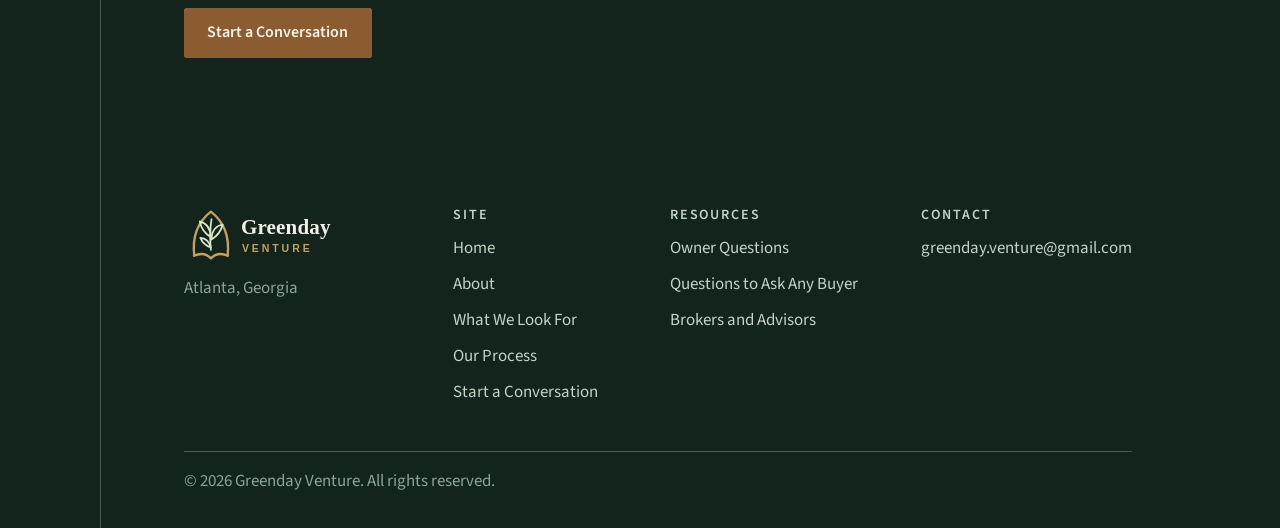
<file: resources.html>
<!DOCTYPE html>
<html lang="en">
<head>
<meta charset="utf-8">
<meta name="viewport" content="width=device-width, initial-scale=1">
<title>Resources | Greenday Venture</title>
<meta name="description" content="Useful reading for owners of home-service businesses considering a transition, plus information for brokers and professional advisors.">

<!-- TODO: Client confirmation required: final public domain for canonical and Open Graph URLs. -->
<link rel="canonical" href="https://bazeocrisy.github.io/Greenday_Ventures/resources.html">
<meta property="og:type" content="website">
<meta property="og:site_name" content="Greenday Venture">
<meta property="og:locale" content="en_US">
<meta property="og:title" content="Resources | Greenday Venture">
<meta property="og:description" content="Useful reading for owners considering a transition, and information for advisors.">
<meta property="og:url" content="https://bazeocrisy.github.io/Greenday_Ventures/resources.html">
<meta property="og:image" content="https://bazeocrisy.github.io/Greenday_Ventures/Assets/og-image.png">
<meta property="og:image:width" content="1200">
<meta property="og:image:height" content="630">
<meta property="og:image:alt" content="Greenday Venture — a thoughtful next chapter for the business you built.">
<meta name="twitter:card" content="summary_large_image">

<link rel="preconnect" href="https://fonts.googleapis.com">
<link rel="preconnect" href="https://fonts.gstatic.com" crossorigin>
<!-- Stylesheet is fetched at high priority, then applied once loaded, so a slow
     font server cannot block first paint. The noscript copy keeps it working
     without JavaScript. -->
<link rel="preload" as="style" href="https://fonts.googleapis.com/css2?family=Newsreader:ital,opsz,wght@0,6..72,400;0,6..72,500;0,6..72,600;1,6..72,400&amp;family=Source+Sans+3:wght@400;500;600;700&amp;display=swap" onload="this.onload=null;this.rel='stylesheet'">
<noscript><link rel="stylesheet" href="https://fonts.googleapis.com/css2?family=Newsreader:ital,opsz,wght@0,6..72,400;0,6..72,500;0,6..72,600;1,6..72,400&amp;family=Source+Sans+3:wght@400;500;600;700&amp;display=swap"></noscript>
<link rel="stylesheet" href="styles.css">
<link rel="icon" href="Assets/greenday-venture-icon.svg" type="image/svg+xml">
<link rel="icon" href="Assets/favicon-32.png" sizes="32x32" type="image/png">
<link rel="icon" href="Assets/favicon.ico" sizes="any">
<link rel="apple-touch-icon" href="Assets/apple-touch-icon.png">
<script>document.documentElement.classList.add('js');</script>
</head>
<body>
<a class="skip-link" href="#main">Skip to main content</a>

<header class="site-header">
  <div class="wrap header-bar">
    <!-- Temporary Greenday Venture logo concept pending client approval. The SVG
         is still a concept mark, not an approved logo. Replace with the client's
         official logo if supplied. -->
    <a class="site-logo-link" href="index.html">
      <img class="site-logo" src="Assets/greenday-venture-logo.svg" alt="Greenday Venture" width="650" height="192">
    </a>
    <button class="nav-toggle" type="button" aria-expanded="false" aria-controls="primary-nav">
      <span class="nav-toggle-bars" aria-hidden="true"></span>
      Menu
    </button>
    <nav class="site-nav" id="primary-nav" aria-label="Main">
      <ul class="nav-list">
        <li><a href="index.html">Home</a></li>
        <li><a href="about.html">About</a></li>
        <li><a href="criteria.html">What We Look For</a></li>
        <li><a href="process.html">Our Process</a></li>
        <li><a href="resources.html" aria-current="page">Resources</a></li>
        <li class="nav-cta"><a href="contact.html">Start a Conversation</a></li>
      </ul>
    </nav>
  </div>
</header>

<main id="main">

  <section class="page-head">
    <div class="wrap">
      <p class="eyebrow marked">Resources</p>
      <h1>Useful reading before you decide anything.</h1>
      <p class="lede">Three things worth reading whether or not you ever have a conversation with Greenday Venture.</p>
    </div>
  </section>

  <section class="section">
    <div class="wrap">
      <div class="resource-list">
        <div class="resource">
          <h2><a href="faq.html">Questions business owners often ask</a></h2>
          <p>Straight answers on employees, the company name, staying on after a sale, what a first conversation involves, and what happens if nothing comes of it.</p>
        </div>
        <div class="resource">
          <h2><a href="questions-for-buyers.html">Questions worth asking any buyer</a></h2>
          <p>Twenty-eight questions to put to anyone who approaches you about buying your business, covering intentions, employees, identity, structure and confidentiality. Written to be useful even if you never speak to us.</p>
        </div>
        <div class="resource">
          <h2><a href="brokers.html">For brokers and professional advisors</a></h2>
          <p>What fits, how introductions are handled, what helps a preliminary review, and an honest note about where Greenday Venture is in its own development.</p>
        </div>
      </div>
    </div>
  </section>

  <section class="section section--dark">
    <div class="wrap">
      <p class="eyebrow marked">When You Are Ready</p>
      <h2>Questions are welcome long before decisions are.</h2>
      <div class="btn-row">
        <a class="btn btn--primary" href="contact.html">Start a Conversation</a>
      </div>
    </div>
  </section>

</main>

<footer class="site-footer">
  <div class="wrap">
    <div class="footer-grid">
      <div class="footer-brand">
        <img class="footer-logo" src="Assets/greenday-venture-logo.svg" alt="Greenday Venture" width="650" height="192">
        <p>Atlanta, Georgia</p>
      </div>
      <div class="footer-nav">
        <h2>Site</h2>
        <ul>
          <li><a href="index.html">Home</a></li>
          <li><a href="about.html">About</a></li>
          <li><a href="criteria.html">What We Look For</a></li>
          <li><a href="process.html">Our Process</a></li>
          <li><a href="contact.html">Start a Conversation</a></li>
        </ul>
      </div>
      <div class="footer-nav">
        <h2>Resources</h2>
        <ul>
          <li><a href="faq.html">Owner Questions</a></li>
          <li><a href="questions-for-buyers.html">Questions to Ask Any Buyer</a></li>
          <li><a href="brokers.html">Brokers and Advisors</a></li>
        </ul>
      </div>
      <div class="footer-contact">
        <h2>Contact</h2>
        <p><a href="mailto:greenday.venture@gmail.com">greenday.venture@gmail.com</a></p>
      </div>
    </div>
    <div class="footer-legal">
      <p>&copy; <span data-current-year>2026</span> Greenday Venture. All rights reserved.</p>
    </div>
  </div>
</footer>

<script src="script.js" defer></script>
</body>
</html>
</file>
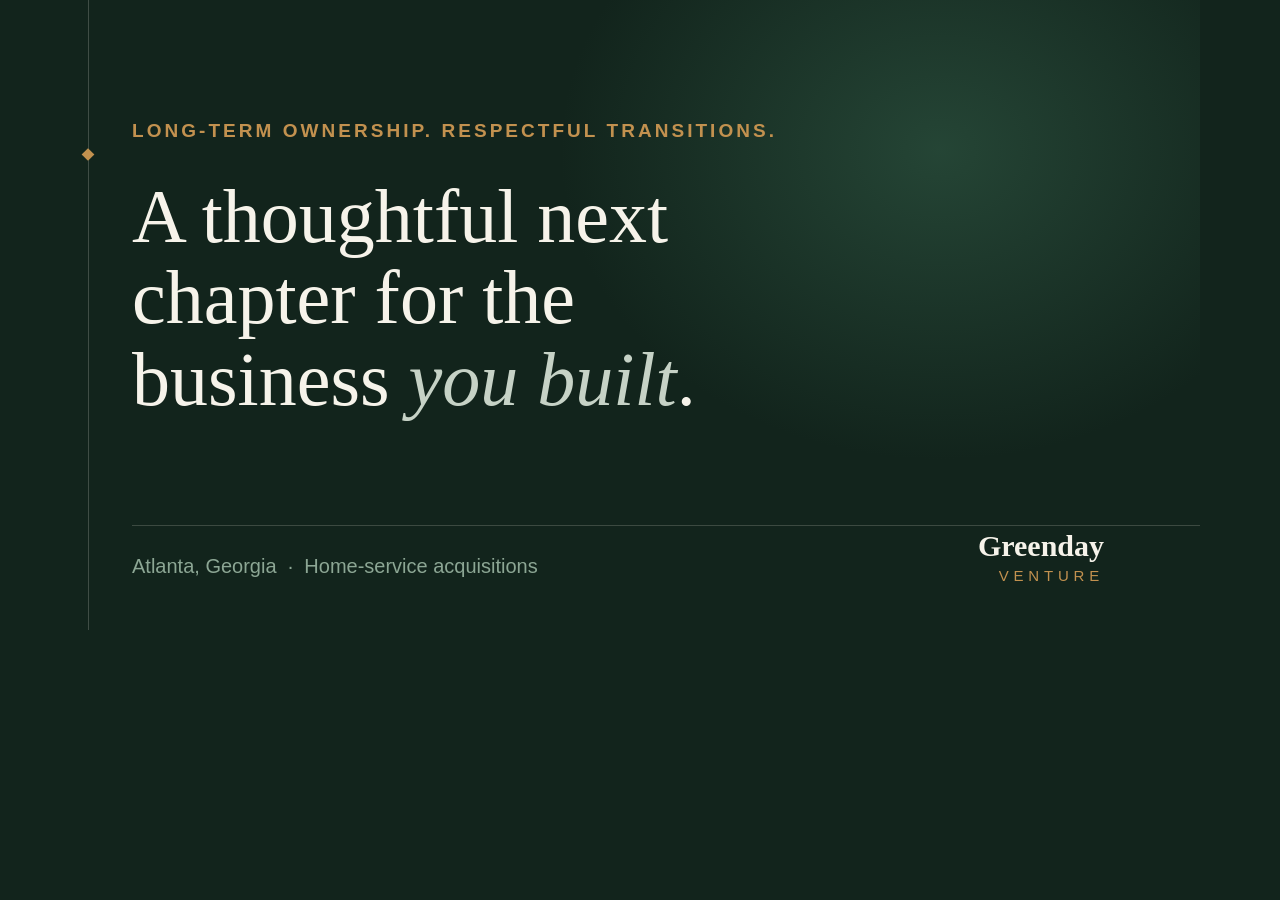
<file: Assets/og-image-source.html>
<html><head><meta charset="utf-8"><style>
@page{margin:0}
html,body{margin:0;padding:0;width:1200px;height:630px;overflow:hidden}
body{background:#12241c;font-family:Georgia,'Liberation Serif','DejaVu Serif',serif;position:relative}
.spine{position:absolute;left:88px;top:0;bottom:0;width:1px;background:rgba(246,243,234,.20)}
.dia{position:absolute;left:88px;top:150px;width:9px;height:9px;background:#C2914F;transform:translateX(-50%) rotate(45deg)}
.inner{position:absolute;left:132px;top:120px;right:96px}
.eyebrow{font-family:Arial,'Liberation Sans',sans-serif;font-size:19px;font-weight:700;letter-spacing:.16em;text-transform:uppercase;color:#C2914F;margin:0 0 34px}
h1{color:#F6F3EA;font-size:76px;line-height:1.07;margin:0;font-weight:500;max-width:16ch}
h1 em{font-style:italic;color:#C6D2C6}
.rule{position:absolute;left:132px;bottom:104px;width:1200px;height:1px;background:rgba(246,243,234,.18)}
.foot{position:absolute;left:132px;bottom:52px;font-family:Arial,'Liberation Sans',sans-serif;font-size:20px;color:#8CA694}
.brand{position:absolute;right:96px;bottom:46px;text-align:right}
.brand .n{color:#F6F3EA;font-size:30px;font-weight:700}
.brand .v{font-family:Arial,'Liberation Sans',sans-serif;font-size:15px;letter-spacing:.32em;color:#C2914F;margin-top:4px}
.glow{position:absolute;right:-120px;top:-160px;width:760px;height:620px;border-radius:50%;background:radial-gradient(closest-side,rgba(52,96,74,.55),rgba(18,36,28,0))}
</style></head><body>
<div class="glow"></div><div class="spine"></div><div class="dia"></div>
<div class="inner">
  <p class="eyebrow">Long-Term Ownership. Respectful Transitions.</p>
  <h1>A thoughtful next chapter for the business <em>you built</em>.</h1>
</div>
<div class="rule"></div>
<div class="foot">Atlanta, Georgia &nbsp;·&nbsp; Home-service acquisitions</div>
<div class="brand"><div class="n">Greenday</div><div class="v">VENTURE</div></div>
</body></html>
</file>
<file: styles.css>
/* ==========================================================================
   Greenday Venture — styles.css
   Single shared stylesheet for all pages.
   Section order:
   Design Tokens / Reset and Base / Typography / Layout / Header and Navigation
   Buttons / Homepage / Interior Pages / Forms / Footer / Utilities
   Responsive Rules / Reduced Motion
   ========================================================================== */

/* ==========================================================================
   Design Tokens
   TODO: Client confirmation required: final brand palette. Every colour below
   is a working value chosen for tone, not an approved brand colour. Replace
   the hex values in this block only — nothing else in the file hard-codes a
   colour.
   ========================================================================== */

:root {
  /* Colour — greens */
  --c-green-900: #12241c;
  --c-green-800: #1b3428;
  --c-green-700: #264736;
  --c-green-600: #34604a;

  /* Colour — sage */
  --c-sage-400: #8ca694;
  --c-sage-200: #c6d2c6;

  /* Colour — neutrals */
  --c-ivory: #f6f3ea;
  --c-ivory-dim: #ece7da;
  --c-charcoal: #23282a;
  --c-charcoal-soft: #4a5250;

  /* Colour — accent */
  --c-bronze: #8a5c30;
  --c-bronze-light: #c2914f;

  /* Semantic colour roles */
  --bg-page: var(--c-ivory);
  --bg-alt: var(--c-ivory-dim);
  --bg-dark: var(--c-green-900);
  --bg-dark-soft: var(--c-green-800);
  --text-strong: var(--c-charcoal);
  --text-body: var(--c-charcoal-soft);
  --text-on-dark: var(--c-ivory);
  --text-on-dark-soft: var(--c-sage-400);
  --accent: var(--c-bronze);
  --accent-on-dark: var(--c-bronze-light);
  --rule-light: rgba(35, 40, 42, 0.22);
  --rule-strong: rgba(35, 40, 42, 0.28);
  --rule-on-dark: rgba(246, 243, 234, 0.26);
  --rule-accent-on-dark: rgba(194, 145, 79, 0.75);
  --focus-ring: var(--c-bronze);
  --focus-ring-on-dark: var(--c-bronze-light);
  --error: #8c2f22;

  /* Type families */
  --font-display: "Newsreader", "Iowan Old Style", "Palatino Linotype", Palatino,
    Georgia, "Times New Roman", serif;
  --font-body: "Source Sans 3", -apple-system, BlinkMacSystemFont, "Segoe UI",
    Roboto, "Helvetica Neue", Arial, sans-serif;

  /* Type scale */
  --fs-eyebrow: 0.88rem;
  --fs-small: 1.06rem;
  --fs-body: 1.075rem;
  --fs-body-lg: 1.19rem;
  --fs-h3: clamp(1.2rem, 1.05rem + 0.55vw, 1.45rem);
  --fs-h2: clamp(1.8rem, 1.2rem + 2.1vw, 2.9rem);
  --fs-h1: clamp(2.15rem, 1.4rem + 2.6vw, 3.5rem);
  --fs-hero: clamp(2.4rem, 1.3rem + 3.4vw, 4.5rem);
  --fs-display: clamp(2.1rem, 1.1rem + 3.6vw, 4.5rem);

  /* Spacing */
  --sp-1: 0.25rem;
  --sp-2: 0.5rem;
  --sp-3: 0.75rem;
  --sp-4: 1rem;
  --sp-5: 1.5rem;
  --sp-6: 2rem;
  --sp-7: 2.75rem;
  --sp-8: 3.75rem;
  --sp-9: 5rem;
  --sp-10: 6.5rem;

  /* Layout */
  --wrap: 1080px;
  --wrap-hero: 1300px;
  --measure: 62ch;
  --gutter: clamp(1.25rem, 4vw, 3rem);
  --spine-offset: 2.25rem;
  --section-y: clamp(3.25rem, 7vw, 5.75rem);

  /* Radius, shadow, motion */
  --radius-sm: 2px;
  --radius-md: 3px;
  --shadow-soft: 0 1px 2px rgba(18, 36, 28, 0.06),
    0 10px 28px -18px rgba(18, 36, 28, 0.4);
  --transition: 160ms ease;
}

/* ==========================================================================
   Reset and Base
   ========================================================================== */

*,
*::before,
*::after {
  box-sizing: border-box;
}

html {
  -webkit-text-size-adjust: 100%;
  scroll-behavior: smooth;
}

body {
  margin: 0;
  background-color: var(--bg-page);
  color: var(--text-body);
  font-family: var(--font-body);
  font-size: var(--fs-body);
  line-height: 1.65;
  overflow-x: hidden;
  -webkit-font-smoothing: antialiased;
}

img {
  max-width: 100%;
  height: auto;
  display: block;
}

hr {
  border: 0;
  border-top: 1px solid var(--rule-light);
  margin: var(--sp-6) 0;
}

::selection {
  background: var(--c-sage-200);
  color: var(--c-green-900);
}

:focus-visible {
  outline: 2px solid var(--focus-ring);
  outline-offset: 3px;
}

.section--dark :focus-visible,
.site-header :focus-visible,
.hero :focus-visible,
.page-head :focus-visible,
.site-footer :focus-visible {
  outline-color: var(--focus-ring-on-dark);
}

/* ==========================================================================
   Typography
   ========================================================================== */

h1,
h2,
h3,
h4 {
  font-family: var(--font-display);
  font-variation-settings: "opsz" 60;
  color: var(--text-strong);
  font-weight: 500;
  line-height: 1.14;
  letter-spacing: -0.012em;
  margin: 0 0 var(--sp-4);
  text-wrap: balance;
}

h1 {
  font-size: var(--fs-h1);
}

h2 {
  font-size: var(--fs-h2);
}

h3 {
  font-size: var(--fs-h3);
  font-variation-settings: "opsz" 16;
  letter-spacing: -0.004em;
  line-height: 1.25;
  margin-bottom: var(--sp-2);
}

p {
  margin: 0 0 var(--sp-4);
  max-width: var(--measure);
}

p:last-child {
  margin-bottom: 0;
}

a {
  color: var(--c-green-700);
  text-decoration-thickness: 1px;
  text-underline-offset: 0.18em;
}

a:hover {
  color: var(--accent);
}

.eyebrow {
  display: block;
  font-family: var(--font-body);
  font-size: var(--fs-eyebrow);
  font-weight: 700;
  letter-spacing: 0.12em;
  text-transform: uppercase;
  color: var(--accent);
  margin: 0 0 var(--sp-4);
  max-width: none;
}

/* Hero eyebrow: a short inline rule instead of the spine's diamond marker,
   so the hero needs no left rail. */
.eyebrow--line::before {
  content: "";
  display: inline-block;
  width: 30px;
  height: 1px;
  margin-right: 0.75rem;
  vertical-align: 0.28em;
  background-color: var(--accent-on-dark);
}

.lede {
  font-size: var(--fs-body-lg);
  line-height: 1.6;
  color: var(--text-body);
}

.section--dark h1,
.section--dark h2,
.section--dark h3,
.site-footer h2 {
  color: var(--text-on-dark);
}

.section--dark {
  color: var(--c-sage-200);
}

.section--dark .eyebrow,
.hero .eyebrow,
.page-head .eyebrow {
  color: var(--accent-on-dark);
}

/* Lede inherits a light-background colour by default; restore it on dark. */
.section--dark .lede {
  color: var(--c-sage-200);
}

.section--dark a,
.hero a,
.page-head a {
  color: var(--text-on-dark);
}

.section--dark a:hover,
.hero a:hover,
.page-head a:hover {
  color: var(--accent-on-dark);
}

/* ==========================================================================
   Layout
   ========================================================================== */

.wrap {
  max-width: var(--wrap);
  margin-inline: auto;
  padding-inline: var(--gutter);
  position: relative;
}

.section {
  position: relative;
  padding-block: var(--section-y);
}

.section--alt {
  background-color: var(--bg-alt);
}

.section--dark {
  background-color: var(--bg-dark);
}

.section--tight {
  padding-block: clamp(2.5rem, 5vw, 4rem);
}

/* The plumb line — one continuous hairline running the height of the page.
   It sits exactly --spine-offset to the left of the text column. */
.section::before,
.page-head::before,
.site-footer::before {
  content: "";
  position: absolute;
  top: 0;
  bottom: 0;
  left: max(var(--gutter), (100% - var(--wrap)) / 2);
  width: 1px;
  background-color: var(--rule-light);
  display: none;
}

.section--dark::before,
.page-head::before,
.site-footer::before {
  background-color: var(--rule-on-dark);
}

/* Diamond marker that punctuates the plumb line at each section head. */
.marked {
  position: relative;
}

.marked::before {
  content: "";
  position: absolute;
  top: 0.42em;
  left: calc(var(--spine-offset) * -1);
  width: 7px;
  height: 7px;
  background-color: var(--accent);
  transform: translateX(-50%) rotate(45deg);
  display: none;
}

.section--dark .marked::before,
.hero .marked::before,
.page-head .marked::before,
.site-footer .marked::before {
  background-color: var(--accent-on-dark);
}

/* Mobile stand-in for the marker: a short rule above the eyebrow. */
.marked::after {
  content: "";
  display: block;
  width: 28px;
  height: 1px;
  background-color: var(--accent);
  margin-bottom: var(--sp-4);
}

.section--dark .marked::after,
.hero .marked::after,
.page-head .marked::after,
.site-footer .marked::after {
  background-color: var(--accent-on-dark);
}

.section-head {
  max-width: 48rem;
  margin-bottom: var(--sp-7);
}

/* Body copy inside a section head keeps the readable measure; only the heading
   gets the extra width. */
.section-head p {
  max-width: var(--measure);
  margin-bottom: 0;
}

.grid {
  display: grid;
  gap: var(--sp-6);
}

/* ==========================================================================
   Header and Navigation
   ========================================================================== */

.skip-link {
  position: absolute;
  left: var(--sp-4);
  top: var(--sp-2);
  z-index: 100;
  transform: translateY(-200%);
  background: var(--c-ivory);
  color: var(--c-green-900);
  padding: var(--sp-2) var(--sp-4);
  border: 1px solid var(--c-green-800);
  border-radius: var(--radius-sm);
  font-weight: 600;
  text-decoration: none;
}

.skip-link:focus {
  transform: translateY(0);
}

.site-header {
  position: sticky;
  top: 0;
  z-index: 50;
  background-color: var(--c-green-900);
}

.header-bar {
  display: flex;
  align-items: center;
  justify-content: space-between;
  gap: var(--sp-4);
  min-height: 0;
  padding-block: var(--sp-2);
}

/* Logo.
   Assets/greenday-venture-logo.svg — true vector, so it stays sharp at any size
   and on any display density. Displayed 175px wide on desktop, 140px on mobile,
   190px in the footer; height always follows the natural 3.39:1 proportion and
   is never set independently. The SVG's natural ratio is 960:240 = 4:1.
   TODO: Client confirmation required: this is still a concept mark, not an
   approved logo. */
.site-logo-link {
  display: inline-flex;
  align-items: center;
  flex-shrink: 0;
  overflow: visible;
  line-height: 0;
  border-radius: var(--radius-sm);
}

/* Width only. Height stays auto so the SVG keeps its own 4:1 frame — never set
   a fixed height, aspect-ratio or object-fit: cover here, any of which would
   crop the wordmark. */
.site-logo {
  display: block;
  width: 168px;
  height: auto;
  max-width: 100%;
  object-fit: contain;
}

.footer-logo {
  display: block;
  width: 190px;
  height: auto;
  max-width: 100%;
  object-fit: contain;
}

/* Defensive: nothing here was clipping, but the header must never gain a
   hidden overflow that would cut the mark. */
.site-header,
.site-header .wrap {
  overflow: visible;
}

/* Text wordmark retained as a fallback if the logo image is ever removed. */
.wordmark {
  font-family: var(--font-display);
  font-size: 1.3rem;
  font-weight: 600;
  letter-spacing: 0.004em;
  color: var(--c-ivory);
  text-decoration: none;
  white-space: nowrap;
}

.wordmark:hover {
  color: var(--c-ivory);
}

.wordmark .wordmark-accent {
  color: var(--accent-on-dark);
}

.nav-toggle {
  display: none;
  align-items: center;
  gap: var(--sp-2);
  background: none;
  border: 1px solid var(--rule-on-dark);
  border-radius: var(--radius-sm);
  color: var(--c-ivory);
  font: inherit;
  font-size: var(--fs-small);
  font-weight: 600;
  padding: 0.55rem 0.85rem;
  cursor: pointer;
}

.nav-toggle:hover {
  border-color: var(--accent-on-dark);
}

.nav-toggle-bars {
  display: inline-block;
  width: 16px;
  height: 10px;
  border-top: 1.5px solid currentColor;
  border-bottom: 1.5px solid currentColor;
  position: relative;
}

.nav-toggle-bars::after {
  content: "";
  position: absolute;
  top: 50%;
  left: 0;
  right: 0;
  height: 1.5px;
  background: currentColor;
  transform: translateY(-50%);
}

.nav-list {
  list-style: none;
  display: flex;
  align-items: center;
  gap: clamp(0.5rem, 1.6vw, 1.6rem);
  margin: 0;
  padding: 0;
}

.nav-list a {
  display: inline-block;
  color: var(--c-sage-200);
  font-size: var(--fs-small);
  font-weight: 500;
  text-decoration: none;
  padding: 0.5rem 0.15rem;
  border-bottom: 2px solid transparent;
}

.nav-list a:hover {
  color: var(--c-ivory);
  border-bottom-color: var(--accent-on-dark);
}

.nav-list a[aria-current="page"] {
  color: var(--c-ivory);
  border-bottom-color: var(--accent-on-dark);
}

.nav-list .nav-cta a,
.nav-list a.nav-cta-link {
  background-color: var(--c-bronze);
  color: var(--c-ivory);
  border: 1px solid var(--c-bronze);
  border-radius: var(--radius-sm);
  padding: 0.45rem 0.9rem;
  font-weight: 600;
}

.nav-list .nav-cta a:hover,
.nav-list a.nav-cta-link:hover {
  background-color: var(--c-bronze-light);
  border-color: var(--c-bronze-light);
  color: var(--c-green-900);
}

.nav-list .nav-cta a[aria-current="page"] {
  border-bottom-color: var(--c-bronze);
}

/* ==========================================================================
   Buttons
   ========================================================================== */

.btn {
  display: inline-block;
  font-family: var(--font-body);
  font-size: 1rem;
  font-weight: 600;
  line-height: 1.3;
  text-decoration: none;
  padding: 0.85rem 1.4rem;
  border-radius: var(--radius-sm);
  border: 1px solid transparent;
  cursor: pointer;
  transition: background-color var(--transition), color var(--transition),
    border-color var(--transition);
}

.btn--primary {
  background-color: var(--c-green-700);
  border-color: var(--c-green-700);
  color: var(--c-ivory);
}

.btn--primary:hover {
  background-color: var(--c-green-800);
  border-color: var(--c-green-800);
  color: var(--c-ivory);
}

.btn--secondary {
  background-color: transparent;
  border-color: var(--rule-strong);
  color: var(--text-strong);
}

.btn--secondary:hover {
  border-color: var(--c-green-700);
  color: var(--c-green-700);
}

.section--dark .btn--primary,
.hero .btn--primary,
.page-head .btn--primary {
  background-color: var(--c-bronze);
  border-color: var(--c-bronze);
  color: var(--c-ivory);
}

.section--dark .btn--primary:hover,
.hero .btn--primary:hover,
.page-head .btn--primary:hover {
  background-color: var(--c-bronze-light);
  border-color: var(--c-bronze-light);
  color: var(--c-green-900);
}

.section--dark .btn--secondary,
.hero .btn--secondary,
.page-head .btn--secondary {
  border-color: var(--rule-on-dark);
  color: var(--c-ivory);
}

.section--dark .btn--secondary:hover,
.hero .btn--secondary:hover,
.page-head .btn--secondary:hover {
  border-color: var(--c-sage-200);
  color: var(--c-ivory);
}

.btn-row {
  display: flex;
  flex-wrap: wrap;
  gap: var(--sp-3);
  margin-top: var(--sp-6);
}

/* Quiet inline "read more" link with a trailing rule. */
.link-more {
  display: inline-flex;
  align-items: center;
  gap: 0.55rem;
  font-weight: 600;
  font-size: var(--fs-small);
  letter-spacing: 0.01em;
  text-decoration: none;
  border-bottom: 1px solid var(--rule-strong);
  padding-bottom: 0.25rem;
}

.link-more::after {
  content: "";
  width: 18px;
  height: 1px;
  background-color: currentColor;
}

.link-more:hover {
  border-bottom-color: currentColor;
}

.section--dark .link-more,
.hero .link-more,
.page-head .link-more {
  border-bottom-color: var(--rule-on-dark);
}

/* ==========================================================================
   Homepage
   ========================================================================== */

.hero {
  background-color: var(--bg-dark);
  color: var(--c-sage-200);
  padding-block: clamp(3rem, 6vw, 5.5rem);
  position: relative;
  overflow: hidden;
}

.hero::after {
  content: "";
  position: absolute;
  inset: 0;
  background: radial-gradient(
    75% 60% at 78% 12%,
    rgba(52, 96, 74, 0.5) 0%,
    rgba(18, 36, 28, 0) 70%
  );
  pointer-events: none;
}

.hero .wrap {
  position: relative;
  z-index: 1;
}

/* Split hero: copy, then buttons, then image on small screens; a 55/45 split
   from 900px up. */
.hero-grid {
  display: grid;
  gap: var(--sp-7);
  align-items: center;
}

.hero-inner {
  max-width: 40rem;
}

.hero-actions {
  display: flex;
  flex-wrap: wrap;
  align-items: center;
  gap: var(--sp-3) var(--sp-6);
  margin-top: var(--sp-6);
}

/* Secondary action is a quiet text link, not a second button, so the primary
   CTA carries the hierarchy alone. Padding keeps the tap target at 44px. */
.hero-secondary {
  display: inline-flex;
  align-items: center;
  gap: 0.5rem;
  min-height: 44px;
  padding: 0.6rem 0.15rem;
  color: var(--c-sage-200);
  font-size: 1rem;
  font-weight: 600;
  text-decoration: underline;
  text-decoration-thickness: 1px;
  text-underline-offset: 0.25em;
}

.hero-secondary:hover {
  color: var(--c-ivory);
  text-decoration-color: var(--accent-on-dark);
  text-decoration-thickness: 2px;
}

.hero-figure {
  margin: 0;
  position: relative;
  /* Below 900px the image stacks under the copy and shares its block width,
     so the two stay on one axis. On phones the cap is never reached. */
  max-width: 40rem;
}

/* One restrained treatment only: a single 1px bronze border. No offset outline,
   no radius, no shadow, no card. */
.hero-figure img {
  display: block;
  width: 100%;
  height: auto;
  aspect-ratio: 4 / 3;
  object-fit: cover;
  object-position: 38% center;
  border: 1px solid var(--rule-accent-on-dark);
}

.hero h1 {
  font-size: var(--fs-hero);
  font-variation-settings: "opsz" 72;
  letter-spacing: -0.022em;
  color: var(--c-ivory);
  line-height: 1.06;
  margin-bottom: var(--sp-5);
}

.hero h1 em {
  font-style: italic;
  color: var(--c-sage-200);
}

.hero .lede {
  color: var(--c-sage-200);
  max-width: 54ch;
}

.hero-meta {
  margin-top: var(--sp-6);
  padding-top: var(--sp-4);
  border-top: 1px solid var(--rule-on-dark);
  font-size: 1rem;
  color: var(--c-sage-400);
  max-width: 54ch;
}

/* Section 3 — the owner's decision */
.considerations {
  list-style: none;
  margin: var(--sp-6) 0 0;
  padding: 0;
  display: grid;
  gap: 0;
  max-width: var(--measure);
  border-top: 1px solid var(--rule-light);
}

.considerations li {
  padding: var(--sp-4) 0;
  border-bottom: 1px solid var(--rule-light);
  font-family: var(--font-display);
  font-size: 1.15rem;
  line-height: 1.4;
  color: var(--text-strong);
}

/* Section 3 — full-width editorial statement. Deliberately breaks the
   eyebrow / headline / body / link rhythm the rest of the page uses. */
.section--statement {
  background-color: var(--c-green-800);
  color: var(--c-sage-200);
  padding-block: clamp(4rem, 8vw, 7rem);
}

.section--statement::before {
  background-color: var(--rule-on-dark);
}

.section--statement .eyebrow {
  color: var(--accent-on-dark);
}

.section--statement .marked::before,
.section--statement .marked::after {
  background-color: var(--accent-on-dark);
}

.statement-headline {
  color: var(--c-ivory);
  font-size: var(--fs-display);
  font-variation-settings: "opsz" 72;
  letter-spacing: -0.022em;
  line-height: 1.03;
  max-width: 20ch;
  margin-bottom: var(--sp-5);
}

.statement-copy {
  font-size: var(--fs-body-lg);
  line-height: 1.6;
  color: var(--c-sage-200);
  max-width: 58ch;
}

.principles {
  display: grid;
  gap: var(--sp-6);
  margin-top: clamp(2.75rem, 5vw, 4.5rem);
}

.principle {
  padding-top: var(--sp-4);
  border-top: 1px solid var(--rule-on-dark);
}

.principle h3 {
  color: var(--c-ivory);
  margin-bottom: var(--sp-3);
}

.principle p {
  font-size: var(--fs-small);
  color: var(--c-sage-200);
  margin-bottom: 0;
}

.statement-link {
  margin-top: clamp(2.25rem, 4vw, 3.25rem);
}

.section--statement .link-more {
  color: var(--c-ivory);
  border-bottom-color: var(--rule-on-dark);
}

.section--statement .link-more:hover {
  color: var(--accent-on-dark);
}

.section--statement :focus-visible {
  outline-color: var(--focus-ring-on-dark);
}

/* Section 4 — trust pillars.
   .section--split breaks the page's repeated single-column stack: the heading
   takes a narrow column of its own and stays in place while the content moves. */
.pillars {
  grid-template-columns: 1fr;
  counter-reset: pillar;
}

.pillar {
  counter-increment: pillar;
}

.pillar::before {
  content: counter(pillar, decimal-leading-zero);
  display: block;
  font-family: var(--font-body);
  font-size: var(--fs-eyebrow);
  font-weight: 700;
  letter-spacing: 0.12em;
  color: var(--accent);
  margin-bottom: var(--sp-2);
}

/* Section 5 — sector list at display scale rather than body scale. */
.pillar {
  padding-top: var(--sp-4);
  border-top: 1px solid var(--rule-strong);
}

.pillar p {
  margin-bottom: 0;
  font-size: var(--fs-small);
  line-height: 1.6;
}

.sector-list {
  list-style: none;
  margin: 0;
  padding: 0;
  display: grid;
  grid-template-columns: 1fr;
  gap: 0;
  border-top: 1px solid var(--rule-light);
}

.sector-list li {
  padding: 0.85rem 0;
  border-bottom: 1px solid var(--rule-light);
  font-family: var(--font-display);
  font-size: clamp(1.35rem, 1rem + 1.3vw, 2.1rem);
  font-variation-settings: "opsz" 40;
  letter-spacing: -0.012em;
  line-height: 1.2;
  color: var(--text-strong);
}

/* Section 6 — process preview */
.steps {
  list-style: none;
  counter-reset: step;
  margin: 0;
  padding: 0;
  display: grid;
  gap: var(--sp-6);
}

.steps li {
  counter-increment: step;
  padding-top: var(--sp-4);
  border-top: 1px solid var(--rule-strong);
}

.steps li::before {
  content: counter(step, decimal-leading-zero);
  display: block;
  font-family: var(--font-body);
  font-size: var(--fs-eyebrow);
  font-weight: 700;
  letter-spacing: 0.12em;
  color: var(--accent);
  margin-bottom: var(--sp-2);
}

.section--dark .steps li {
  border-top-color: var(--rule-on-dark);
}

.section--dark .steps li::before {
  color: var(--accent-on-dark);
}

.steps h3 {
  margin-bottom: var(--sp-2);
}

.steps p {
  font-size: var(--fs-small);
  margin-bottom: 0;
}

/* Section 7 — founder preview */
.founder {
  display: grid;
  gap: var(--sp-6);
  align-items: start;
}

.founder-portrait {
  width: 148px;
  height: 148px;
  object-fit: cover;
  object-position: center top;
  border-radius: 50%;
  border: 1px solid var(--rule-strong);
}

.founder-name {
  font-family: var(--font-display);
  font-size: 1.1rem;
  font-weight: 600;
  color: var(--text-strong);
  margin: var(--sp-4) 0 0;
}

.founder-role {
  font-size: var(--fs-small);
  color: var(--text-body);
  margin: 0 0 var(--sp-4);
}

/* Section 8 — closing CTA */
.cta-band .wrap {
  max-width: var(--wrap);
}

.cta-band h2 {
  max-width: 22ch;
}

.cta-note {
  margin-top: var(--sp-6);
  font-size: var(--fs-small);
  color: var(--c-sage-400);
}

.cta-note a {
  color: var(--c-sage-200);
}

/* ==========================================================================
   Interior Pages
   ========================================================================== */

.page-head {
  position: relative;
  background-color: var(--bg-dark);
  color: var(--c-sage-200);
  padding-block: clamp(2.75rem, 6vw, 4.5rem);
}

.page-head h1 {
  color: var(--c-ivory);
  max-width: 20ch;
}

.page-head .lede {
  color: var(--c-sage-200);
  max-width: 58ch;
  margin-bottom: 0;
}

.prose > * + * {
  margin-top: var(--sp-4);
}

.prose h2 {
  margin-top: var(--sp-8);
}

.prose h2:first-child {
  margin-top: 0;
}

.prose h3 {
  margin-top: var(--sp-6);
}

.prose ul {
  max-width: var(--measure);
  padding-left: 1.15rem;
  margin: 0;
}

.prose li + li {
  margin-top: var(--sp-2);
}

.about-founder {
  display: grid;
  gap: var(--sp-6);
  align-items: start;
  padding-top: var(--sp-6);
  border-top: 1px solid var(--rule-strong);
}

.about-portrait {
  width: 100%;
  max-width: 320px;
  aspect-ratio: 1 / 1;
  object-fit: cover;
  object-position: center top;
  border-radius: var(--radius-md);
  border: 1px solid var(--rule-strong);
}

.callout {
  border-left: 2px solid var(--accent);
  padding: var(--sp-2) 0 var(--sp-2) var(--sp-5);
  margin: var(--sp-7) 0 0;
  font-family: var(--font-display);
  font-size: 1.2rem;
  line-height: 1.45;
  color: var(--text-strong);
  max-width: var(--measure);
}

.disclaimer {
  margin-top: var(--sp-8);
  padding-top: var(--sp-4);
  border-top: 1px solid var(--rule-light);
  font-size: var(--fs-small);
  color: var(--text-body);
  max-width: var(--measure);
}

.criteria-list {
  list-style: none;
  margin: 0;
  padding: 0;
  display: grid;
  gap: var(--sp-5);
}

.criteria-list li {
  padding-top: var(--sp-4);
  border-top: 1px solid var(--rule-strong);
}

.criteria-list strong {
  display: block;
  font-family: var(--font-display);
  font-size: var(--fs-h3);
  font-weight: 500;
  color: var(--text-strong);
  margin-bottom: var(--sp-2);
}

.criteria-list p {
  font-size: var(--fs-small);
  margin-bottom: 0;
}

/* Vertical timeline: one hairline with the numbers sitting on it. The same
   plumb-line device as the rest of the site, turned into a sequence. */
.process-steps {
  list-style: none;
  counter-reset: pstep;
  margin: 0;
  padding: 0 0 0 3.25rem;
  position: relative;
  max-width: 46rem;
}

.process-steps::before {
  content: "";
  position: absolute;
  left: 0.95rem;
  top: 0.7rem;
  bottom: 3rem;
  width: 1px;
  background-color: var(--rule-strong);
}

.process-steps > li {
  counter-increment: pstep;
  position: relative;
  padding: 0 0 var(--sp-7);
}

.process-steps > li:last-child {
  padding-bottom: 0;
}

.process-steps > li h2 {
  font-size: clamp(1.45rem, 1.1rem + 1.1vw, 2rem);
  margin-bottom: var(--sp-3);
}

.process-steps > li::before {
  content: counter(pstep, decimal-leading-zero);
  position: absolute;
  left: -3.25rem;
  top: 0;
  width: 1.9rem;
  text-align: center;
  font-family: var(--font-body);
  font-size: var(--fs-eyebrow);
  font-weight: 700;
  letter-spacing: 0.08em;
  color: var(--accent);
  background-color: var(--bg-page);
  padding-block: 0.3rem;
}

/* Founder letter (about.html) */
.section--letter {
  background-color: var(--bg-alt);
}

.letter {
  max-width: 40rem;
}

.letter h2 {
  margin-bottom: var(--sp-7);
}

.letter h3 {
  font-family: var(--font-body);
  font-size: var(--fs-eyebrow);
  font-weight: 700;
  letter-spacing: 0.13em;
  text-transform: uppercase;
  color: var(--accent);
  margin: var(--sp-8) 0 var(--sp-4);
  padding-top: var(--sp-4);
  border-top: 1px solid var(--rule-strong);
}

.letter h3:first-of-type {
  margin-top: 0;
  padding-top: 0;
  border-top: 0;
}

.pull-quote {
  margin: var(--sp-8) 0;
  padding-left: var(--sp-5);
  border-left: 2px solid var(--accent);
}

.pull-quote blockquote {
  margin: 0;
}

.letter .pull-quote p {
  font-family: var(--font-display);
  font-size: clamp(1.35rem, 1.05rem + 1.3vw, 2rem);
  font-variation-settings: "opsz" 40;
  line-height: 1.25;
  color: var(--text-strong);
  margin: 0;
}

.letter p {
  font-size: var(--fs-body-lg);
  line-height: 1.68;
  margin-bottom: var(--sp-5);
}

.letter-sign {
  margin-top: var(--sp-7);
  padding-top: var(--sp-4);
  border-top: 1px solid var(--rule-strong);
  font-family: var(--font-display);
  font-size: 1.15rem;
  color: var(--text-strong);
}

.letter-sign span {
  display: block;
  font-family: var(--font-body);
  font-size: var(--fs-small);
  color: var(--text-body);
  margin-top: var(--sp-1);
}

/* FAQ (faq.html) — plain editorial question and answer. No accordion: the
   answers are short enough to read straight through, and hiding them behind
   toggles would add a JavaScript dependency for no real benefit. */
.qa-list {
  display: grid;
  gap: var(--sp-8);
  max-width: 46rem;
}

.qa {
  padding-top: var(--sp-5);
  border-top: 1px solid var(--rule-strong);
}

.qa-q {
  font-size: clamp(1.3rem, 1.1rem + 0.7vw, 1.65rem);
  max-width: 32ch;
  margin-bottom: var(--sp-4);
}

.qa-a {
  max-width: var(--measure);
}

.qa-a p {
  margin-bottom: var(--sp-3);
}

.qa-a p:last-child {
  margin-bottom: 0;
}

/* Buyer question guide (questions-for-buyers.html) */
.qgroups {
  display: grid;
  gap: var(--sp-8);
}

.qgroup {
  max-width: 44rem;
}

.qgroup-index {
  font-family: var(--font-body);
  font-size: var(--fs-eyebrow);
  font-weight: 700;
  letter-spacing: 0.12em;
  color: var(--accent);
  margin-bottom: var(--sp-2);
}

.qgroup h2 {
  font-size: var(--fs-h3);
  margin-bottom: var(--sp-2);
}

.qgroup > p {
  font-size: var(--fs-small);
  margin-bottom: var(--sp-4);
}

.qgroup-list {
  list-style: none;
  margin: 0;
  padding: 0;
  border-top: 1px solid var(--rule-light);
}

.qgroup-list li {
  padding: var(--sp-3) 0;
  border-bottom: 1px solid var(--rule-light);
  font-family: var(--font-display);
  font-size: 1.12rem;
  line-height: 1.4;
  color: var(--text-strong);
}

/* Resources hub (resources.html) */
.resource-list {
  display: grid;
  gap: var(--sp-8);
  max-width: 48rem;
  counter-reset: res;
}

.resource {
  counter-increment: res;
  padding-top: var(--sp-5);
  border-top: 1px solid var(--rule-strong);
}

.resource::before {
  content: counter(res, decimal-leading-zero);
  display: block;
  font-family: var(--font-body);
  font-size: var(--fs-eyebrow);
  font-weight: 700;
  letter-spacing: 0.12em;
  color: var(--accent);
  margin-bottom: var(--sp-3);
}

.resource h2 {
  font-size: clamp(1.35rem, 1.1rem + 0.9vw, 1.8rem);
  margin-bottom: var(--sp-3);
}

.resource h2 a {
  color: var(--text-strong);
  text-decoration: none;
}

.resource h2 a:hover {
  color: var(--accent);
  text-decoration: underline;
}

.resource p {
  max-width: var(--measure);
  margin-bottom: 0;
}

.contact-layout {
  display: grid;
  gap: var(--sp-8);
  align-items: start;
}

.contact-layout > div > h2:first-child {
  font-size: clamp(1.55rem, 1.15rem + 1.4vw, 2.25rem);
  margin-bottom: var(--sp-6);
}

.contact-aside p {
  font-size: var(--fs-small);
}

.contact-aside h2 {
  font-size: var(--fs-h3);
}

/* ==========================================================================
   Forms
   ========================================================================== */

.form {
  max-width: 34rem;
}

.field {
  margin-bottom: var(--sp-5);
}

.field label {
  display: block;
  font-size: var(--fs-small);
  font-weight: 600;
  color: var(--text-strong);
  margin-bottom: var(--sp-2);
}

.field .optional {
  font-weight: 400;
  color: var(--text-body);
}

.field input,
.field select,
.field textarea {
  width: 100%;
  font: inherit;
  font-size: 1rem;
  color: var(--text-strong);
  background-color: #fff;
  border: 1px solid var(--rule-strong);
  border-radius: var(--radius-sm);
  padding: 0.7rem 0.8rem;
}

.field textarea {
  min-height: 8.5rem;
  resize: vertical;
}

.field input:hover,
.field select:hover,
.field textarea:hover {
  border-color: var(--c-green-600);
}

.field-hint {
  display: block;
  font-size: var(--fs-small);
  color: var(--text-body);
  margin-top: var(--sp-2);
}

.field-error {
  display: block;
  font-size: var(--fs-small);
  font-weight: 600;
  color: var(--error);
  margin-top: var(--sp-2);
}

.field-error:empty {
  display: none;
}

.field.has-error input,
.field.has-error select,
.field.has-error textarea {
  border-color: var(--error);
  border-width: 2px;
}

.field--choice {
  border: 0;
  padding: 0;
  margin-inline: 0;
}

.field--choice legend {
  padding: 0;
  font-size: var(--fs-small);
  font-weight: 600;
  color: var(--text-strong);
  margin-bottom: var(--sp-3);
}

.choice {
  display: flex;
  align-items: center;
  gap: 0.7rem;
  min-height: 44px;
  font-size: var(--fs-small);
  font-weight: 400;
  color: var(--text-body);
  margin-bottom: 0;
  cursor: pointer;
}

.choice input {
  width: 18px;
  height: 18px;
  flex-shrink: 0;
  margin: 0;
  accent-color: var(--c-green-700);
}

.form-explainer {
  font-size: var(--fs-small);
  color: var(--text-body);
  max-width: var(--measure);
  margin-bottom: var(--sp-5);
}

.form-status {
  margin-top: var(--sp-5);
  padding: var(--sp-4) var(--sp-5);
  border: 1px solid var(--rule-strong);
  border-left: 3px solid var(--accent);
  border-radius: var(--radius-sm);
  background-color: rgba(255, 255, 255, 0.6);
  font-size: var(--fs-small);
}

.form-status:empty {
  display: none;
}

.form-status p {
  font-size: var(--fs-small);
}

/* ==========================================================================
   Footer
   ========================================================================== */

.site-footer {
  position: relative;
  background-color: var(--bg-dark);
  color: var(--c-sage-400);
  padding-block: var(--sp-8) var(--sp-6);
  font-size: var(--fs-small);
}

.footer-grid {
  display: grid;
  gap: var(--sp-6);
}

.footer-brand .wordmark {
  font-size: 1.2rem;
}

.footer-brand p {
  margin: var(--sp-3) 0 0;
  color: var(--c-sage-400);
}

.footer-nav h2,
.footer-contact h2 {
  font-family: var(--font-body);
  font-size: var(--fs-eyebrow);
  font-weight: 600;
  letter-spacing: 0.14em;
  text-transform: uppercase;
  color: var(--c-sage-200);
  margin-bottom: var(--sp-3);
}

.footer-nav ul {
  list-style: none;
  margin: 0;
  padding: 0;
  display: grid;
  gap: var(--sp-2);
}

.footer-nav a,
.footer-contact a {
  color: var(--c-sage-200);
  text-decoration: none;
  border-bottom: 1px solid transparent;
}

.footer-nav a:hover,
.footer-contact a:hover {
  color: var(--c-ivory);
  border-bottom-color: var(--accent-on-dark);
}

.footer-legal {
  margin-top: var(--sp-7);
  padding-top: var(--sp-4);
  border-top: 1px solid var(--rule-on-dark);
  color: var(--c-sage-400);
}

.footer-legal p {
  margin: 0;
  max-width: none;
}

/* Plumb-bob marker, reused wherever a list carries real weight. */
.considerations li,
.qgroup-list li,
.sector-list li {
  position: relative;
  padding-left: 1.6rem;
}

.considerations li::before,
.qgroup-list li::before,
.sector-list li::before {
  content: "";
  position: absolute;
  left: 0.15rem;
  width: 6px;
  height: 6px;
  background-color: var(--accent);
  transform: rotate(45deg);
}

/* Each list has different padding and type size, so the marker is aligned to
   the optical centre of its own first line rather than shared. */
.considerations li::before {
  top: calc(var(--sp-4) + 0.5em - 3px);
}

.qgroup-list li::before {
  top: calc(var(--sp-3) + 0.5em - 3px);
}

.sector-list li::before {
  top: calc(0.85rem + 0.5em - 3px);
}

/* 404 — the plumb line drawn at full scale, as the page's subject rather than
   its margin. */
.error-page {
  padding-block: clamp(3.5rem, 9vw, 7rem);
}

.error-grid {
  display: grid;
  gap: var(--sp-7);
  align-items: center;
}

.error-page h1 {
  color: var(--c-ivory);
  max-width: 14ch;
}

.error-links {
  list-style: none;
  margin: var(--sp-7) 0 0;
  padding: 0;
  display: grid;
  gap: 0;
  max-width: 34rem;
  border-top: 1px solid var(--rule-on-dark);
}

.error-links li {
  border-bottom: 1px solid var(--rule-on-dark);
}

.error-links a {
  display: block;
  padding: 0.8rem 0;
  color: var(--c-sage-200);
  text-decoration: none;
  font-size: var(--fs-small);
}

.error-links a:hover {
  color: var(--c-ivory);
}

.plumb {
  margin: 0;
  justify-self: center;
}

.plumb svg {
  width: clamp(80px, 22vw, 130px);
  height: auto;
}

.plumb line {
  stroke: var(--c-sage-400);
  stroke-width: 1.5;
  opacity: 0.5;
}

.plumb rect,
.plumb polygon {
  fill: none;
  stroke: var(--accent-on-dark);
  stroke-width: 2;
  stroke-linejoin: round;
}

.plumb .plumb-dot {
  fill: var(--accent-on-dark);
  stroke: none;
}

/* ==========================================================================
   Buyer worksheet (questions-for-buyers.html)
   Ordinary checkboxes and text fields. JavaScript adds persistence, a running
   count, print and email; without it the page still works, on screen or paper.
   ========================================================================== */

/* .worksheet is the JS hook for the worksheet section. */
.worksheet-tools {
  display: none;
  flex-wrap: wrap;
  align-items: center;
  justify-content: space-between;
  gap: var(--sp-4);
  padding-bottom: var(--sp-5);
  margin-bottom: var(--sp-7);
  border-bottom: 1px solid var(--rule-strong);
}

.js .worksheet-tools {
  display: flex;
}

.worksheet-progress {
  margin: 0;
  font-family: var(--font-display);
  font-size: 1.25rem;
  color: var(--text-strong);
}

.worksheet-actions {
  display: flex;
  flex-wrap: wrap;
  gap: var(--sp-3);
}

.worksheet-actions .btn {
  font-size: var(--fs-small);
  padding: 0.6rem 1rem;
}

.worksheet-hint {
  font-size: var(--fs-small);
  max-width: 46ch;
  margin-bottom: var(--sp-7);
}

.worksheet-list {
  border-top: 1px solid var(--rule-light);
}

.qitem {
  display: grid;
  grid-template-columns: auto minmax(0, 1fr);
  column-gap: 0.85rem;
  row-gap: 0.5rem;
  align-items: start;
  padding: var(--sp-4) 0;
  border-bottom: 1px solid var(--rule-light);
}

.worksheet-list .qitem {
  padding-left: 0;
}

.worksheet-list .qitem::before {
  content: none;
}

.qitem-check {
  width: 20px;
  height: 20px;
  margin: 0.28em 0 0;
  accent-color: var(--c-green-700);
  flex-shrink: 0;
}

.qitem-label {
  font-family: var(--font-display);
  font-size: 1.12rem;
  line-height: 1.4;
  color: var(--text-strong);
  cursor: pointer;
}

.qitem-check:checked + .qitem-label {
  color: var(--text-body);
}

.qitem-note {
  grid-column: 2;
  width: 100%;
  font: inherit;
  font-size: var(--fs-small);
  color: var(--text-strong);
  background-color: transparent;
  border: 0;
  border-bottom: 1px dashed var(--rule-strong);
  border-radius: 0;
  padding: 0.3rem 0;
  resize: none;
  overflow: hidden;
  min-height: 2rem;
}

.qitem-note::placeholder {
  color: var(--text-body);
  opacity: 0.65;
}

.qitem-note:focus {
  border-bottom-style: solid;
  border-bottom-color: var(--accent);
}

/* ==========================================================================
   Print
   ========================================================================== */

@media print {
  .site-header,
  .site-footer,
  .skip-link,
  .worksheet-tools,
  .worksheet-hint,
  .section--dark,
  .btn-row {
    display: none !important;
  }

  body {
    background: #fff;
    color: #000;
    font-size: 11pt;
  }

  .section,
  .page-head {
    background: #fff !important;
    color: #000 !important;
    padding-block: 0.5rem;
  }

  .page-head h1,
  .page-head .lede,
  h1, h2, h3 {
    color: #000 !important;
  }

  .section::before,
  .page-head::before,
  .marked::before,
  .marked::after {
    display: none !important;
  }

  .wrap {
    max-width: none;
    padding: 0;
  }

  .qgroup {
    break-inside: avoid;
    max-width: none;
  }

  .qgroup h2,
  .qgroup-index {
    break-after: avoid;
    page-break-after: avoid;
  }

  .page-head::after {
    content: "Greenday Venture — greenday.venture@gmail.com";
    display: block;
    margin-top: 0.6rem;
    font-size: 9pt;
    color: #444;
  }

  @page {
    margin: 16mm;
  }

  .qitem {
    break-inside: avoid;
    padding: 0.35rem 0;
  }

  .qitem-note {
    border-bottom: 1px solid #999;
    min-height: 1.4rem;
  }

  a[href]::after {
    content: "";
  }
}

/* ==========================================================================
   Utilities
   ========================================================================== */

.visually-hidden {
  position: absolute;
  width: 1px;
  height: 1px;
  padding: 0;
  margin: -1px;
  overflow: hidden;
  clip: rect(0 0 0 0);
  clip-path: inset(50%);
  white-space: nowrap;
  border: 0;
}

.no-margin-bottom {
  margin-bottom: 0;
}

.mt-6 {
  margin-top: var(--sp-6);
}

.stack-sm > * + * {
  margin-top: var(--sp-3);
}

noscript .form-status {
  display: block;
}

/* ==========================================================================
   Responsive Rules
   Mobile-first. Breakpoints: 600px, 900px, 1100px.
   ========================================================================== */

/* Mobile navigation is hidden only when JavaScript is available to reopen it.
   Without JavaScript the full list stays visible and usable. */
@media (max-width: 899px) {
  .js .nav-toggle {
    display: inline-flex;
  }

  .js .nav-list {
    display: none;
  }

  .js .site-nav[data-open="true"] .nav-list {
    display: grid;
  }

  .nav-list {
    display: grid;
    gap: 0;
    padding-bottom: var(--sp-4);
  }

  .site-nav {
    flex-basis: 100%;
    order: 3;
  }

  .nav-list li {
    border-top: 1px solid var(--rule-on-dark);
  }

  .nav-list a {
    display: block;
    padding: 0.85rem 0;
    border-bottom: 0;
  }

  .nav-list a[aria-current="page"] {
    border-bottom: 0;
    color: var(--accent-on-dark);
  }

  .nav-list .nav-cta a {
    text-align: center;
    margin-top: var(--sp-4);
    padding: 0.8rem 1rem;
  }

  .header-bar {
    flex-wrap: wrap;
  }
}

@media (min-width: 600px) {
  .pillars {
    grid-template-columns: repeat(2, minmax(0, 1fr));
    gap: var(--sp-6) var(--sp-7);
  }

  .sector-list {
    grid-template-columns: repeat(2, minmax(0, 1fr));
    column-gap: var(--sp-7);
  }

  .steps {
    grid-template-columns: repeat(3, minmax(0, 1fr));
    gap: var(--sp-5);
  }

  .founder {
    grid-template-columns: 148px minmax(0, 1fr);
    gap: var(--sp-7);
    align-items: center;
  }

  .founder-text {
    max-width: var(--measure);
  }

  .about-founder {
    grid-template-columns: 320px minmax(0, 1fr);
    gap: var(--sp-8);
  }

  .footer-grid {
    grid-template-columns: repeat(2, minmax(0, 1fr));
    gap: var(--sp-7);
  }

  .principles {
    grid-template-columns: repeat(3, minmax(0, 1fr));
    gap: var(--sp-6);
  }

  .criteria-list {
    grid-template-columns: repeat(2, minmax(0, 1fr));
    gap: var(--sp-6) var(--sp-7);
  }
}

@media (min-width: 900px) {
  .site-logo {
    width: 205px;
  }

  /* The header keeps the global wrapper, so interior pages are untouched. */
  .site-header .wrap {
    padding-left: var(--gutter);
  }

  /* The homepage hero gets its own wider container, but anchored: its left edge
     stays exactly where the header logo sits, and it extends to the right out to
     the page gutter, capped at --wrap-hero. Widening symmetrically would have
     pulled the headline left of the logo and broken the masthead alignment.
     The global --wrap used by every other section is unchanged, and no left rail
     is reserved. */
  .hero .wrap {
    max-width: var(--wrap-hero);
    margin-left: calc(max(0px, (100% - var(--wrap)) / 2) + var(--gutter));
    margin-right: var(--gutter);
    padding-inline: 0;
  }

  .hero-grid {
    grid-template-columns: minmax(0, 51fr) minmax(0, 49fr);
    gap: clamp(2.25rem, 3vw, 3.5rem);
  }

  .hero-inner {
    max-width: 640px;
  }

  .hero-figure {
    max-width: none;
  }

  .site-nav {
    order: 0;
  }

  .wrap {
    padding-left: calc(var(--gutter) + var(--spine-offset));
  }

  .section::before,
  .page-head::before,
  .site-footer::before,
  .marked::before {
    display: block;
  }

  .marked::after {
    display: none;
  }

  .error-grid {
    grid-template-columns: minmax(0, 1fr) auto;
    gap: var(--sp-9);
  }

  .contact-layout {
    grid-template-columns: minmax(0, 1.35fr) minmax(0, 1fr);
    gap: var(--sp-9);
  }

  .pillars {
    grid-template-columns: repeat(2, minmax(0, 1fr));
    gap: var(--sp-7) var(--sp-6);
  }

  .section--split .wrap {
    display: grid;
    grid-template-columns: minmax(0, 0.85fr) minmax(0, 1.5fr);
    column-gap: clamp(2.5rem, 5vw, 5rem);
    align-items: start;
  }

  .section--split .section-head {
    margin-bottom: 0;
    position: sticky;
    top: 7rem;
  }

  .sector-list {
    grid-template-columns: repeat(2, minmax(0, 1fr));
    column-gap: var(--sp-9);
  }

  .sector-list {
    grid-template-columns: repeat(3, minmax(0, 1fr));
  }

  .footer-grid {
    grid-template-columns: 1.3fr 1fr 1.2fr 1fr;
  }

  .qgroups {
    gap: var(--sp-9);
  }
}

@media (min-width: 1100px) {
  :root {
    --fs-body: 1.11rem;
  }
}


/* ==========================================================================
   Reduced Motion
   ========================================================================== */

@media (prefers-reduced-motion: reduce) {
  html {
    scroll-behavior: auto;
  }

  *,
  *::before,
  *::after {
    animation-duration: 0.01ms !important;
    animation-iteration-count: 1 !important;
    transition-duration: 0.01ms !important;
    scroll-behavior: auto !important;
  }
}
</file>
